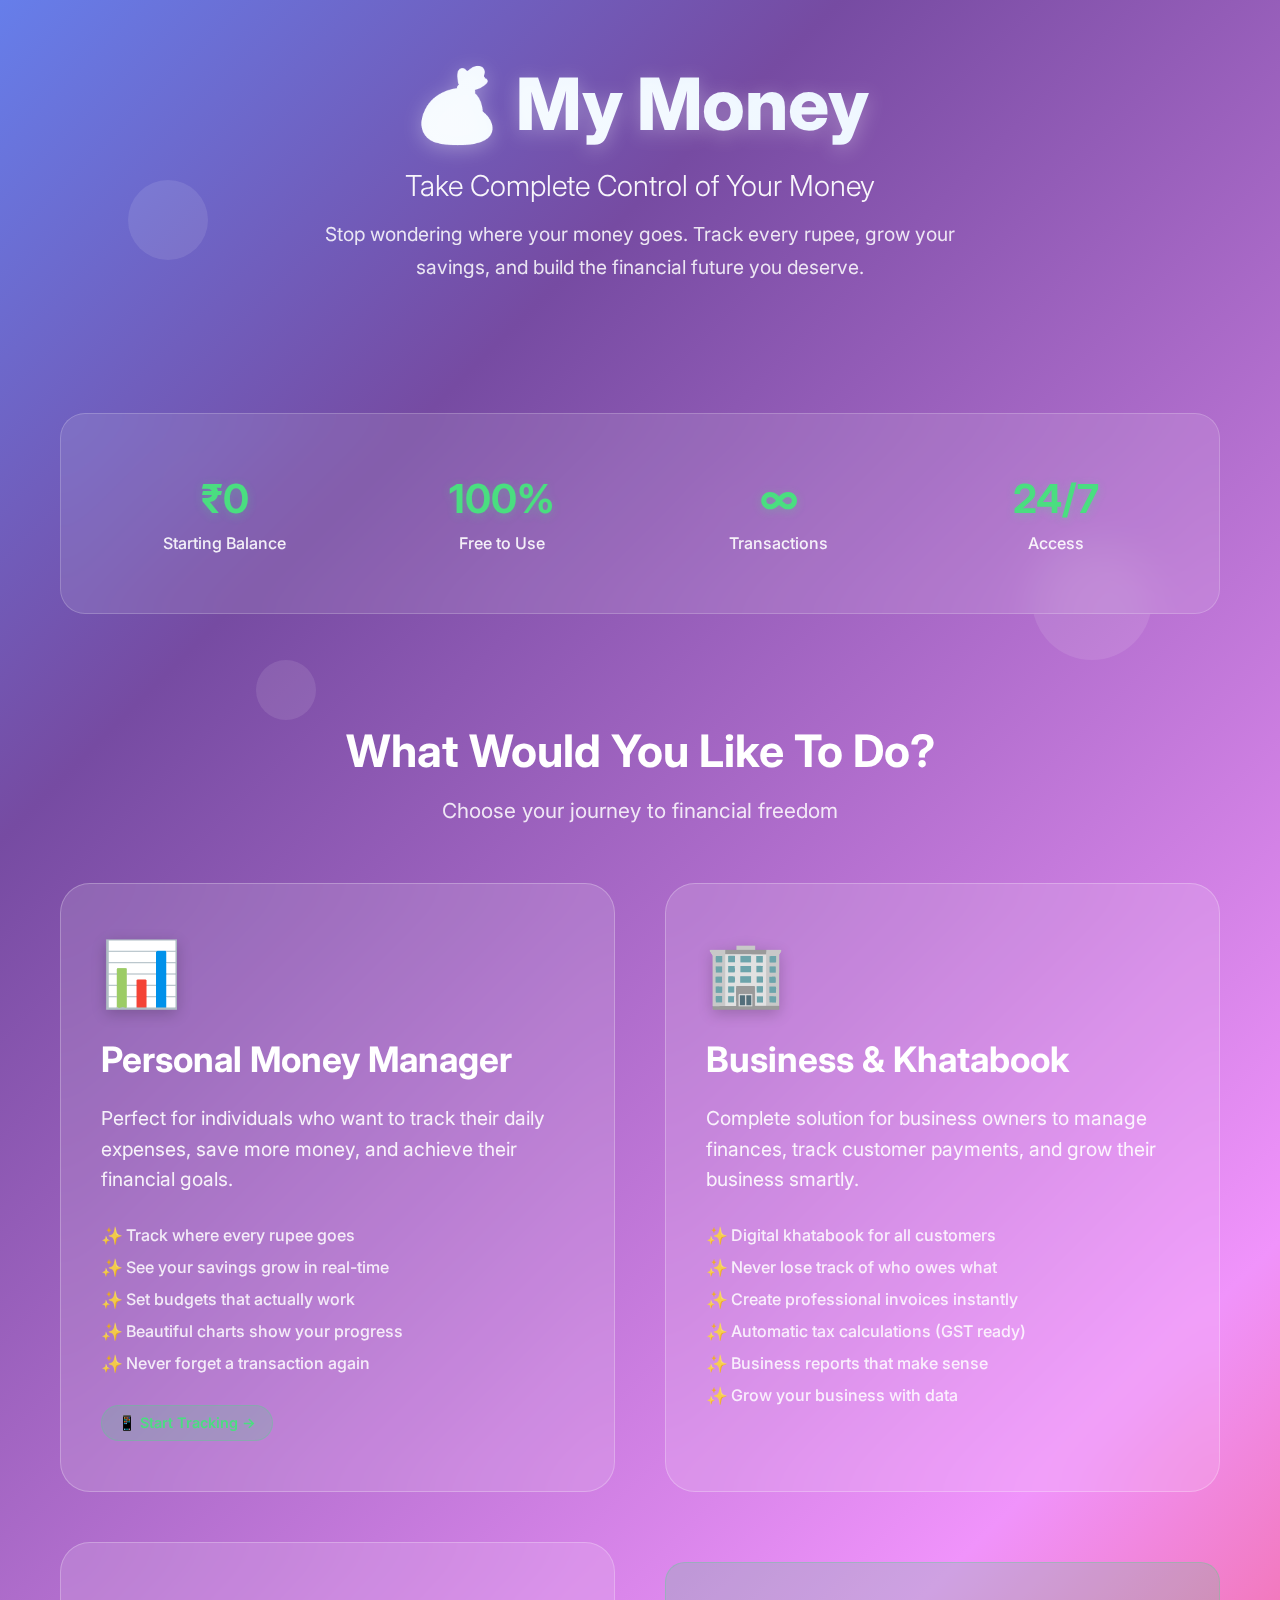
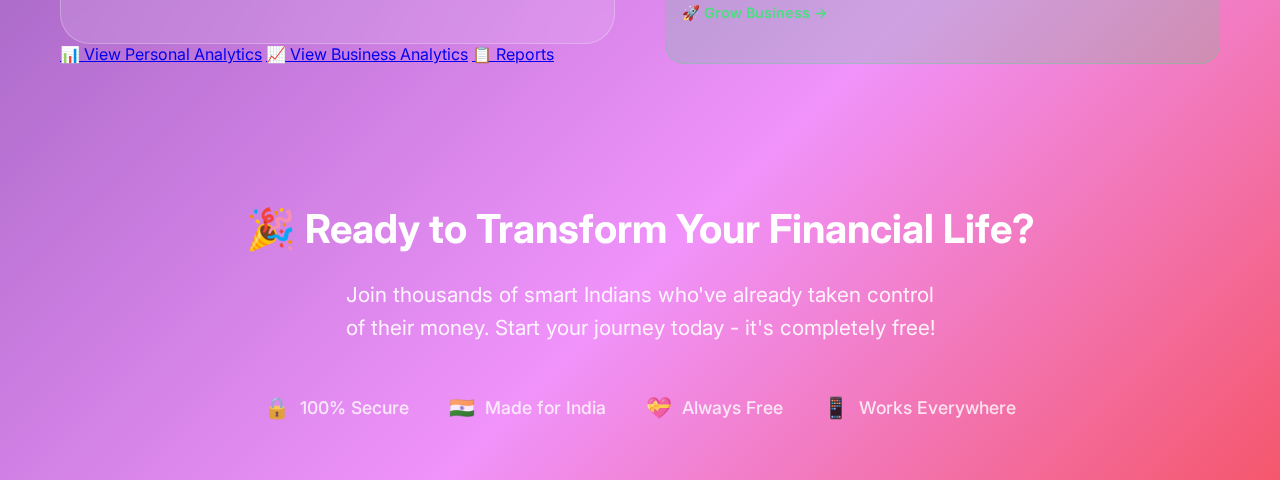
<file: templates/index.html>
<!DOCTYPE html>
<html lang="en">
<head>
    <meta charset="UTF-8">
    <meta name="viewport" content="width=device-width, initial-scale=1.0">
    <title>My Money - Take Control of Your Finances</title>
    <style>
        @import url('https://fonts.googleapis.com/css2?family=Inter:wght@300;400;500;600;700;800&display=swap');
        
        * {
            margin: 0;
            padding: 0;
            box-sizing: border-box;
        }
        
        body {
            font-family: 'Inter', -apple-system, BlinkMacSystemFont, sans-serif;
            background: linear-gradient(135deg, #667eea 0%, #764ba2 25%, #f093fb 75%, #f5576c 100%);
            color: white;
            min-height: 100vh;
            overflow-x: hidden;
        }
        
        /* Animated Background */
        body::before {
            content: '';
            position: fixed;
            top: 0;
            left: 0;
            width: 100%;
            height: 100%;
            background: url('data:image/svg+xml,<svg xmlns="http://www.w3.org/2000/svg" viewBox="0 0 100 100"><defs><radialGradient id="a"><stop offset="0" stop-color="%23fff" stop-opacity=".1"/><stop offset="1" stop-color="%23fff" stop-opacity="0"/></radialGradient></defs><circle cx="20" cy="20" r="2" fill="url(%23a)"><animate attributeName="cy" values="20;80;20" dur="3s" repeatCount="indefinite"/></circle><circle cx="80" cy="80" r="2" fill="url(%23a)"><animate attributeName="cy" values="80;20;80" dur="4s" repeatCount="indefinite"/></circle><circle cx="40" cy="60" r="1" fill="url(%23a)"><animate attributeName="cx" values="40;60;40" dur="2s" repeatCount="indefinite"/></circle></svg>') repeat;
            opacity: 0.3;
            pointer-events: none;
            z-index: -1;
        }
        
        .container {
            max-width: 1200px;
            margin: 0 auto;
            padding: 0 20px;
        }
        
        /* Header */
        .header {
            padding: 60px 0 40px 0;
            text-align: center;
            position: relative;
        }
        
        .logo {
            font-size: 4.5rem;
            font-weight: 800;
            margin-bottom: 20px;
            background: linear-gradient(45deg, #fff, #f0f8ff, #e6f3ff);
            -webkit-background-clip: text;
            -webkit-text-fill-color: transparent;
            background-clip: text;
            text-shadow: 0 4px 20px rgba(255,255,255,0.3);
            animation: glow 3s ease-in-out infinite alternate;
        }
        
        @keyframes glow {
            from { text-shadow: 0 4px 20px rgba(255,255,255,0.3); }
            to { text-shadow: 0 4px 30px rgba(255,255,255,0.6); }
        }
        
        .tagline {
            font-size: 1.8rem;
            font-weight: 300;
            margin-bottom: 15px;
            opacity: 0.95;
            animation: slideUp 0.8s ease-out 0.2s both;
        }
        
        .description {
            font-size: 1.2rem;
            opacity: 0.85;
            max-width: 700px;
            margin: 0 auto 40px auto;
            line-height: 1.7;
            animation: slideUp 0.8s ease-out 0.4s both;
        }
        
        @keyframes slideUp {
            from {
                opacity: 0;
                transform: translateY(30px);
            }
            to {
                opacity: 1;
                transform: translateY(0);
            }
        }
        
        /* Stats Banner */
        .stats-banner {
            display: grid;
            grid-template-columns: repeat(auto-fit, minmax(200px, 1fr));
            gap: 30px;
            margin: 50px 0;
            padding: 40px;
            background: rgba(255, 255, 255, 0.1);
            backdrop-filter: blur(20px);
            border-radius: 25px;
            border: 1px solid rgba(255, 255, 255, 0.2);
            animation: slideUp 0.8s ease-out 0.6s both;
        }
        
        .stat-item {
            text-align: center;
            padding: 20px;
        }
        
        .stat-number {
            font-size: 2.5rem;
            font-weight: 700;
            color: #4ade80;
            margin-bottom: 10px;
            text-shadow: 0 2px 10px rgba(74, 222, 128, 0.3);
        }
        
        .stat-label {
            font-size: 1rem;
            opacity: 0.9;
            font-weight: 500;
        }
        
        /* Main Selection */
        .selection-section {
            padding: 60px 0;
        }
        
        .selection-title {
            font-size: 2.8rem;
            text-align: center;
            margin-bottom: 20px;
            font-weight: 700;
            animation: slideUp 0.8s ease-out 0.8s both;
        }
        
        .selection-subtitle {
            font-size: 1.3rem;
            text-align: center;
            opacity: 0.85;
            margin-bottom: 60px;
            animation: slideUp 0.8s ease-out 1s both;
        }
        
        .option-cards {
            display: grid;
            grid-template-columns: 1fr 1fr;
            gap: 50px;
            margin-top: 50px;
        }
        
        @media (max-width: 768px) {
            .option-cards {
                grid-template-columns: 1fr;
                gap: 30px;
            }
            .logo { font-size: 3rem; }
            .tagline { font-size: 1.4rem; }
            .selection-title { font-size: 2.2rem; }
        }
        
        .option-card {
            background: rgba(255, 255, 255, 0.12);
            backdrop-filter: blur(25px);
            border: 1px solid rgba(255, 255, 255, 0.25);
            border-radius: 30px;
            padding: 50px 40px;
            cursor: pointer;
            transition: all 0.4s cubic-bezier(0.175, 0.885, 0.32, 1.275);
            text-decoration: none;
            color: white;
            display: block;
            position: relative;
            overflow: hidden;
            animation: slideUp 0.8s ease-out calc(1.2s + var(--delay, 0s)) both;
        }
        
        .option-card:nth-child(1) { --delay: 0s; }
        .option-card:nth-child(2) { --delay: 0.2s; }
        
        .option-card::before {
            content: '';
            position: absolute;
            top: 0;
            left: -100%;
            width: 100%;
            height: 100%;
            background: linear-gradient(90deg, transparent, rgba(255,255,255,0.1), transparent);
            transition: left 0.6s ease;
        }
        
        .option-card:hover::before {
            left: 100%;
        }
        
        .option-card:hover {
            transform: translateY(-12px) scale(1.02);
            box-shadow: 0 30px 60px rgba(0, 0, 0, 0.3);
            background: rgba(255, 255, 255, 0.18);
            border-color: rgba(255, 255, 255, 0.4);
        }
        
        .card-icon {
            font-size: 4rem;
            margin-bottom: 25px;
            display: block;
            text-shadow: 0 4px 15px rgba(0,0,0,0.2);
        }
        
        .card-title {
            font-size: 2.2rem;
            margin-bottom: 20px;
            font-weight: 700;
            line-height: 1.3;
        }
        
        .card-description {
            font-size: 1.2rem;
            opacity: 0.9;
            margin-bottom: 30px;
            line-height: 1.6;
        }
        
        .features-list {
            list-style: none;
            padding: 0;
        }
        
        .feature-item {
            font-size: 1rem;
            opacity: 0.85;
            margin-bottom: 12px;
            padding-left: 25px;
            position: relative;
            font-weight: 500;
        }
        
        .feature-item:before {
            content: "✨";
            position: absolute;
            left: 0;
            font-size: 1.1rem;
        }
        
        .cta-badge {
            display: inline-flex;
            align-items: center;
            background: rgba(74, 222, 128, 0.2);
            color: #4ade80;
            padding: 8px 16px;
            border-radius: 20px;
            font-size: 0.9rem;
            font-weight: 600;
            margin-top: 20px;
            border: 1px solid rgba(74, 222, 128, 0.3);
        }
        
        /* Bottom CTA Section */
        .bottom-cta {
            text-align: center;
            padding: 80px 0 60px 0;
            animation: slideUp 0.8s ease-out 1.8s both;
        }
        
        .bottom-cta h2 {
            font-size: 2.5rem;
            margin-bottom: 25px;
            font-weight: 700;
        }
        
        .bottom-cta p {
            font-size: 1.3rem;
            opacity: 0.9;
            margin-bottom: 40px;
            max-width: 600px;
            margin-left: auto;
            margin-right: auto;
            line-height: 1.6;
        }
        
        .trust-indicators {
            display: flex;
            justify-content: center;
            align-items: center;
            gap: 40px;
            flex-wrap: wrap;
            margin-top: 50px;
        }
        
        .trust-item {
            display: flex;
            align-items: center;
            gap: 10px;
            font-size: 1.1rem;
            opacity: 0.8;
            font-weight: 500;
        }
        
        .trust-icon {
            font-size: 1.3rem;
            color: #4ade80;
        }
        
        /* Floating Elements */
        .floating-elements {
            position: fixed;
            top: 0;
            left: 0;
            width: 100%;
            height: 100%;
            pointer-events: none;
            z-index: -1;
        }
        
        .floating-circle {
            position: absolute;
            border-radius: 50%;
            background: rgba(255, 255, 255, 0.1);
            animation: float 6s ease-in-out infinite;
        }
        
        .floating-circle:nth-child(1) {
            width: 80px;
            height: 80px;
            top: 20%;
            left: 10%;
            animation-delay: 0s;
        }
        
        .floating-circle:nth-child(2) {
            width: 120px;
            height: 120px;
            top: 60%;
            right: 10%;
            animation-delay: 2s;
        }
        
        .floating-circle:nth-child(3) {
            width: 60px;
            height: 60px;
            bottom: 20%;
            left: 20%;
            animation-delay: 4s;
        }
        
        @keyframes float {
            0%, 100% { transform: translateY(0px); }
            50% { transform: translateY(-20px); }
        }
    </style>
</head>
<body>
    <!-- Floating Background Elements -->
    <div class="floating-elements">
        <div class="floating-circle"></div>
        <div class="floating-circle"></div>
        <div class="floating-circle"></div>
    </div>

    <div class="container">
        <!-- Header Section -->
        <div class="header">
            <h1 class="logo">💰 My Money</h1>
            <p class="tagline">Take Complete Control of Your Money</p>
            <p class="description">Stop wondering where your money goes. Track every rupee, grow your savings, and build the financial future you deserve.</p>
        </div>

        <!-- Stats Banner -->
        <div class="stats-banner">
            <div class="stat-item">
                <div class="stat-number">₹0</div>
                <div class="stat-label">Starting Balance</div>
            </div>
            <div class="stat-item">
                <div class="stat-number">100%</div>
                <div class="stat-label">Free to Use</div>
            </div>
            <div class="stat-item">
                <div class="stat-number">∞</div>
                <div class="stat-label">Transactions</div>
            </div>
            <div class="stat-item">
                <div class="stat-number">24/7</div>
                <div class="stat-label">Access</div>
            </div>
        </div>

        <!-- Main Selection -->
        <div class="selection-section">
            <h2 class="selection-title">What Would You Like To Do?</h2>
            <p class="selection-subtitle">Choose your journey to financial freedom</p>
            
            <div class="option-cards">
                <a href="/personal" class="option-card">
                    <span class="card-icon">📊</span>
                    <h3 class="card-title">Personal Money Manager</h3>
                    <p class="card-description">Perfect for individuals who want to track their daily expenses, save more money, and achieve their financial goals.</p>
                    <div class="features-list">
                        <div class="feature-item">Track where every rupee goes</div>
                        <div class="feature-item">See your savings grow in real-time</div>
                        <div class="feature-item">Set budgets that actually work</div>
                        <div class="feature-item">Beautiful charts show your progress</div>
                        <div class="feature-item">Never forget a transaction again</div>
                    </div>
                    <span class="cta-badge">📱 Start Tracking →</span>
                </a>
                
                <a href="/business" class="option-card">
                    <span class="card-icon">🏢</span>
                    <h3 class="card-title">Business & Khatabook</h3>
                    <p class="card-description">Complete solution for business owners to manage finances, track customer payments, and grow their business smartly.</p>
                    <div class="features-list">
                        <div class="feature-item">Digital khatabook for all customers</div>
                        <div class="feature-item">Never lose track of who owes what</div>
                        <div class="feature-item">Create professional invoices instantly</div>
                        <div class="feature-item">Automatic tax calculations (GST ready)</div>
                        <div class="feature-item">Business reports that make sense</div>
                        <div class="feature-item">Grow your business with data</div>
                    </div>
					<div class="analytics-links">
    <a href="/personal/analytics">📊 View Personal Analytics</a>
    <a href="/business/analytics">📈 View Business Analytics</a>
	<a href="/reports" class="nav-link">📋 Reports</a>
</div>
                    <span class="cta-badge">🚀 Grow Business →</span>
                </a>
            </div>
        </div>

        <!-- Bottom CTA -->
        <div class="bottom-cta">
            <h2>🎉 Ready to Transform Your Financial Life?</h2>
            <p>Join thousands of smart Indians who've already taken control of their money. Start your journey today - it's completely free!</p>
            
            <div class="trust-indicators">
                <div class="trust-item">
                    <span class="trust-icon">🔒</span>
                    <span>100% Secure</span>
                </div>
                <div class="trust-item">
                    <span class="trust-icon">🇮🇳</span>
                    <span>Made for India</span>
                </div>
                <div class="trust-item">
                    <span class="trust-icon">💝</span>
                    <span>Always Free</span>
                </div>
                <div class="trust-item">
                    <span class="trust-icon">📱</span>
                    <span>Works Everywhere</span>
                </div>
            </div>
        </div>
    </div>
</body>
</html>
</file>
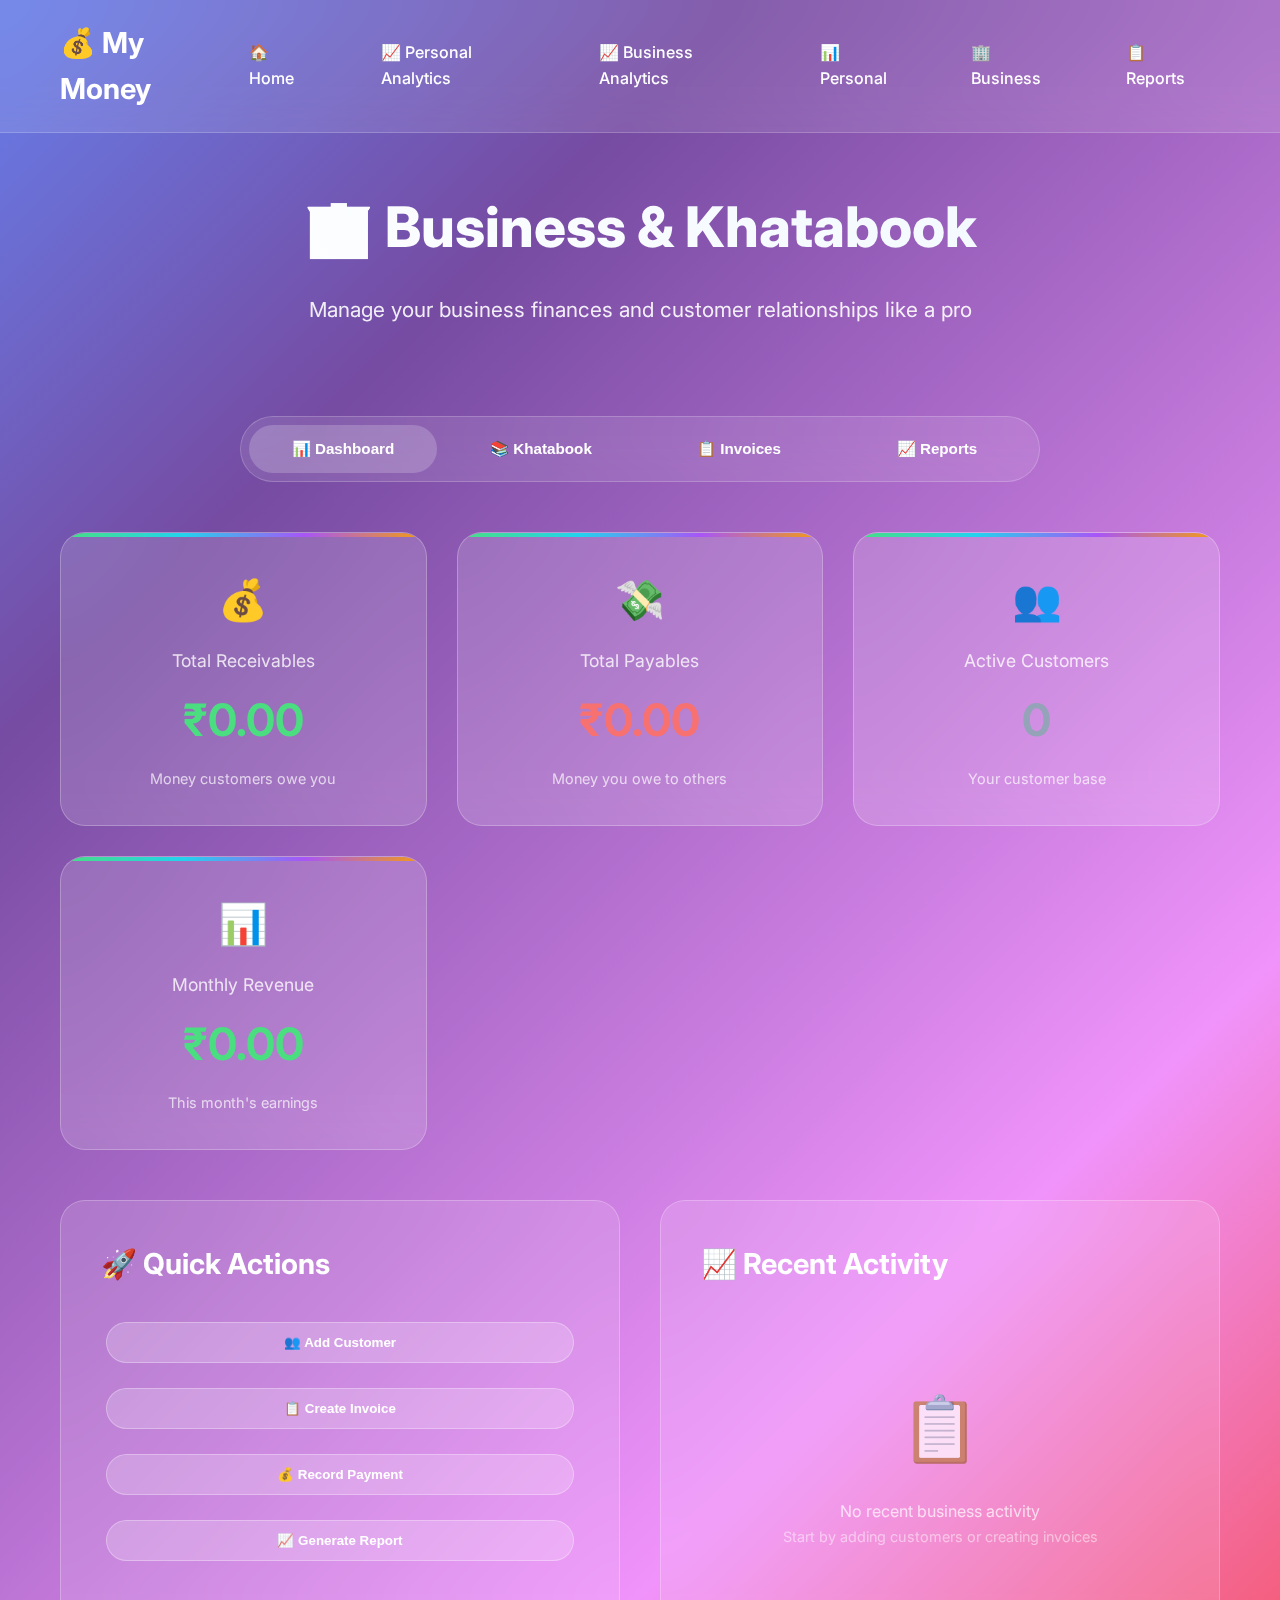
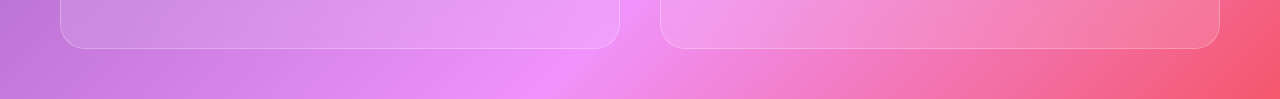
<file: templates/business.html>
<!DOCTYPE html>
<html lang="en">
<head>
    <meta charset="UTF-8">
    <meta name="viewport" content="width=device-width, initial-scale=1.0">
    <title>Business & Khatabook - My Money</title>
    <style>
        @import url('https://fonts.googleapis.com/css2?family=Inter:wght@300;400;500;600;700;800&display=swap');
        
        * {
            margin: 0;
            padding: 0;
            box-sizing: border-box;
        }
        
        body {
            font-family: 'Inter', -apple-system, BlinkMacSystemFont, sans-serif;
            background: linear-gradient(135deg, #667eea 0%, #764ba2 25%, #f093fb 75%, #f5576c 100%);
            color: white;
            min-height: 100vh;
            line-height: 1.6;
        }
        
        /* Navigation */
        .navbar {
            padding: 20px 0;
            backdrop-filter: blur(20px);
            background: rgba(255, 255, 255, 0.1);
            border-bottom: 1px solid rgba(255, 255, 255, 0.2);
            position: sticky;
            top: 0;
            z-index: 100;
        }
        
        .nav-container {
            max-width: 1200px;
            margin: 0 auto;
            padding: 0 20px;
            display: flex;
            justify-content: space-between;
            align-items: center;
        }
        
        .nav-brand {
            font-size: 1.8rem;
            font-weight: 700;
            text-decoration: none;
            color: white;
        }
        
        .nav-links {
            display: flex;
            gap: 30px;
        }
        
        .nav-link {
            color: white;
            text-decoration: none;
            font-weight: 500;
            padding: 10px 20px;
            border-radius: 25px;
            transition: all 0.3s ease;
        }
        
        .nav-link:hover {
            background: rgba(255, 255, 255, 0.2);
        }
        
        .container {
            max-width: 1200px;
            margin: 0 auto;
            padding: 0 20px;
        }
        
        /* Header */
        .page-header {
            text-align: center;
            padding: 50px 0;
        }
        
        .page-title {
            font-size: 3.5rem;
            font-weight: 800;
            margin-bottom: 20px;
            background: linear-gradient(45deg, #fff, #f0f8ff);
            -webkit-background-clip: text;
            -webkit-text-fill-color: transparent;
            background-clip: text;
        }
        
        .page-subtitle {
            font-size: 1.3rem;
            opacity: 0.9;
            margin-bottom: 40px;
        }
        
        /* Business Tabs */
        .business-tabs {
            display: flex;
            justify-content: center;
            gap: 10px;
            margin-bottom: 50px;
            background: rgba(255, 255, 255, 0.1);
            backdrop-filter: blur(20px);
            border: 1px solid rgba(255, 255, 255, 0.2);
            border-radius: 50px;
            padding: 8px;
            max-width: 800px;
            margin-left: auto;
            margin-right: auto;
            margin-bottom: 50px;
        }
        
        .tab-button {
            background: transparent;
            border: none;
            color: white;
            padding: 15px 25px;
            border-radius: 40px;
            font-weight: 600;
            cursor: pointer;
            transition: all 0.3s ease;
            flex: 1;
            font-size: 0.95rem;
        }
        
        .tab-button.active {
            background: rgba(255, 255, 255, 0.2);
            color: white;
        }
        
        .tab-button:hover:not(.active) {
            background: rgba(255, 255, 255, 0.1);
        }
        
        /* Tab Content */
        .tab-content {
            display: none;
        }
        
        .tab-content.active {
            display: block;
        }
        
        /* Dashboard */
        .kpi-section {
            display: grid;
            grid-template-columns: repeat(auto-fit, minmax(280px, 1fr));
            gap: 30px;
            margin-bottom: 50px;
        }
        
        .kpi-card {
            background: rgba(255, 255, 255, 0.15);
            backdrop-filter: blur(25px);
            border: 1px solid rgba(255, 255, 255, 0.25);
            border-radius: 25px;
            padding: 35px;
            text-align: center;
            transition: all 0.3s ease;
            position: relative;
            overflow: hidden;
        }
        
        .kpi-card::before {
            content: '';
            position: absolute;
            top: 0;
            left: 0;
            right: 0;
            height: 4px;
            background: linear-gradient(90deg, #4ade80, #22d3ee, #a855f7, #f59e0b);
        }
        
        .kpi-card:hover {
            transform: translateY(-5px);
            box-shadow: 0 20px 40px rgba(0, 0, 0, 0.2);
        }
        
        .kpi-icon {
            font-size: 2.5rem;
            margin-bottom: 15px;
        }
        
        .kpi-label {
            font-size: 1.1rem;
            opacity: 0.8;
            margin-bottom: 10px;
        }
        
        .kpi-value {
            font-size: 2.8rem;
            font-weight: 700;
            margin-bottom: 10px;
        }
        
        .kpi-change {
            font-size: 0.9rem;
            opacity: 0.7;
        }
        
        /* Cards Layout */
        .cards-grid {
            display: grid;
            grid-template-columns: 1fr 1fr;
            gap: 40px;
            margin-bottom: 50px;
        }
        
        @media (max-width: 968px) {
            .cards-grid {
                grid-template-columns: 1fr;
            }
        }
        
        .feature-card {
            background: rgba(255, 255, 255, 0.12);
            backdrop-filter: blur(25px);
            border: 1px solid rgba(255, 255, 255, 0.25);
            border-radius: 25px;
            padding: 40px;
        }
        
        .card-title {
            font-size: 1.8rem;
            font-weight: 700;
            margin-bottom: 30px;
            display: flex;
            align-items: center;
            gap: 10px;
        }
        
        /* Form Styles */
        .form-group {
            margin-bottom: 25px;
        }
        
        .form-label {
            display: block;
            margin-bottom: 8px;
            font-weight: 600;
            font-size: 1rem;
        }
        
        .form-control {
            width: 100%;
            padding: 15px 20px;
            border: 2px solid rgba(255, 255, 255, 0.2);
            border-radius: 15px;
            background: rgba(255, 255, 255, 0.1);
            color: white;
            font-size: 1rem;
            transition: all 0.3s ease;
        }
        
        .form-control:focus {
            outline: none;
            border-color: #4ade80;
            box-shadow: 0 0 0 3px rgba(74, 222, 128, 0.2);
            background: rgba(255, 255, 255, 0.15);
        }
        
        .form-control::placeholder {
            color: rgba(255, 255, 255, 0.6);
        }
        
        .btn-primary {
            background: linear-gradient(135deg, #4ade80, #22d3ee);
            border: none;
            color: white;
            padding: 18px 35px;
            border-radius: 50px;
            font-weight: 700;
            font-size: 1.1rem;
            cursor: pointer;
            transition: all 0.3s ease;
            width: 100%;
            margin-top: 20px;
        }
        
        .btn-primary:hover {
            transform: translateY(-2px);
            box-shadow: 0 10px 25px rgba(74, 222, 128, 0.3);
        }
        
        .btn-secondary {
            background: rgba(255, 255, 255, 0.2);
            border: 1px solid rgba(255, 255, 255, 0.3);
            color: white;
            padding: 12px 25px;
            border-radius: 25px;
            font-weight: 600;
            cursor: pointer;
            transition: all 0.3s ease;
            margin: 5px;
        }
        
        .btn-secondary:hover {
            background: rgba(255, 255, 255, 0.3);
            transform: translateY(-2px);
        }
        
        /* Customer List */
        .customer-list {
            max-height: 400px;
            overflow-y: auto;
        }
        
        .customer-item {
            background: rgba(255, 255, 255, 0.1);
            border: 1px solid rgba(255, 255, 255, 0.2);
            border-radius: 15px;
            padding: 20px;
            margin-bottom: 15px;
            transition: all 0.3s ease;
        }
        
        .customer-item:hover {
            background: rgba(255, 255, 255, 0.15);
            transform: translateY(-2px);
        }
        
        .customer-header {
            display: flex;
            justify-content: space-between;
            align-items: center;
            margin-bottom: 15px;
        }
        
        .customer-name {
            font-size: 1.3rem;
            font-weight: 700;
            margin-bottom: 5px;
        }
        
        .customer-details {
            font-size: 0.9rem;
            opacity: 0.7;
        }
        
        .customer-balance {
            font-size: 1.5rem;
            font-weight: 700;
        }
        
        .balance-positive { color: #4ade80; }
        .balance-negative { color: #f87171; }
        .balance-zero { color: #94a3b8; }
        
        .customer-actions {
            display: flex;
            gap: 10px;
            justify-content: center;
            flex-wrap: wrap;
        }
        
        /* Invoice List */
        .invoice-item {
            background: rgba(255, 255, 255, 0.1);
            border: 1px solid rgba(255, 255, 255, 0.2);
            border-radius: 15px;
            padding: 20px;
            margin-bottom: 15px;
            transition: all 0.3s ease;
        }
        
        .invoice-header {
            display: flex;
            justify-content: space-between;
            align-items: center;
            margin-bottom: 10px;
        }
        
        .invoice-number {
            font-size: 1.2rem;
            font-weight: 700;
        }
        
        .invoice-status {
            padding: 5px 15px;
            border-radius: 20px;
            font-size: 0.8rem;
            font-weight: 600;
            text-transform: uppercase;
        }
        
        .status-paid { background: rgba(74, 222, 128, 0.3); color: #4ade80; }
        .status-pending { background: rgba(245, 158, 11, 0.3); color: #f59e0b; }
        .status-overdue { background: rgba(248, 113, 113, 0.3); color: #f87171; }
        
        /* Empty State */
        .empty-state {
            text-align: center;
            padding: 60px 20px;
            opacity: 0.7;
        }
        
        .empty-state-icon {
            font-size: 4rem;
            margin-bottom: 20px;
        }
        
        /* Success Message */
        .success-message {
            position: fixed;
            top: 100px;
            right: 30px;
            background: linear-gradient(135deg, #4ade80, #22d3ee);
            color: white;
            padding: 15px 25px;
            border-radius: 15px;
            font-weight: 600;
            z-index: 1000;
            transform: translateX(400px);
            transition: transform 0.3s ease;
        }
        
        .success-message.show {
            transform: translateX(0);
        }
        
        /* Khatabook Specific */
        .balance-summary {
            display: grid;
            grid-template-columns: 1fr 1fr;
            gap: 20px;
            margin-bottom: 30px;
        }
        
        .balance-card {
            background: rgba(255, 255, 255, 0.1);
            border: 1px solid rgba(255, 255, 255, 0.2);
            border-radius: 15px;
            padding: 25px;
            text-align: center;
        }
        
        .balance-card.you-gave {
            border-left: 4px solid #f87171;
        }
        
        .balance-card.you-got {
            border-left: 4px solid #4ade80;
        }
        
        /* Transaction History */
        .transaction-history {
            max-height: 300px;
            overflow-y: auto;
        }
        
        .transaction-item {
            background: rgba(255, 255, 255, 0.05);
            border: 1px solid rgba(255, 255, 255, 0.1);
            border-radius: 10px;
            padding: 15px;
            margin-bottom: 10px;
            display: flex;
            justify-content: space-between;
            align-items: center;
        }
        
        .transaction-item.credit {
            border-left: 4px solid #f87171;
        }
        
        .transaction-item.payment {
            border-left: 4px solid #4ade80;
        }
        
        .transaction-amount.credit {
            color: #f87171;
            font-weight: 700;
        }
        
        .transaction-amount.payment {
            color: #4ade80;
            font-weight: 700;
        }
        
        /* Responsive */
        @media (max-width: 768px) {
            .nav-links { display: none; }
            .page-title { font-size: 2.5rem; }
            .kpi-section { grid-template-columns: 1fr; }
            .business-tabs { flex-direction: column; gap: 5px; }
            .tab-button { padding: 12px 20px; }
        }
    </style>
</head>
<body>
    <!-- Navigation -->
    <nav class="navbar">
        <div class="nav-container">
            <a href="/" class="nav-brand">💰 My Money</a>
            <div class="nav-links">
                <a href="/" class="nav-link">🏠 Home</a>
				<a href="/personal/analytics" class="nav-link">📈 Personal Analytics</a>
                <a href="/business/analytics" class="nav-link">📈 Business Analytics</a>
                <a href="/personal" class="nav-link">📊 Personal</a>
                <a href="/business" class="nav-link">🏢 Business</a>
				<a href="/reports" class="nav-link">📋 Reports</a>
            </div>
        </div>
    </nav>

    <div class="container">
        <!-- Header -->
        <div class="page-header">
            <h1 class="page-title">🏢 Business & Khatabook</h1>
            <p class="page-subtitle">Manage your business finances and customer relationships like a pro</p>
        </div>

        <!-- Business Navigation Tabs -->
        <div class="business-tabs">
            <button class="tab-button active" data-tab="dashboard">📊 Dashboard</button>
            <button class="tab-button" data-tab="khatabook">📚 Khatabook</button>
            <button class="tab-button" data-tab="invoices">📋 Invoices</button>
            <button class="tab-button" data-tab="reports">📈 Reports</button>
        </div>

        <!-- Dashboard Tab -->
        <div class="tab-content active" id="dashboard-tab">
            <div class="kpi-section">
                <div class="kpi-card">
                    <div class="kpi-icon">💰</div>
                    <div class="kpi-label">Total Receivables</div>
                    <div class="kpi-value balance-positive" id="total-receivables">₹0.00</div>
                    <div class="kpi-change">Money customers owe you</div>
                </div>
                
                <div class="kpi-card">
                    <div class="kpi-icon">💸</div>
                    <div class="kpi-label">Total Payables</div>
                    <div class="kpi-value balance-negative" id="total-payables">₹0.00</div>
                    <div class="kpi-change">Money you owe to others</div>
                </div>
                
                <div class="kpi-card">
                    <div class="kpi-icon">👥</div>
                    <div class="kpi-label">Active Customers</div>
                    <div class="kpi-value balance-zero" id="total-customers">0</div>
                    <div class="kpi-change">Your customer base</div>
                </div>
                
                <div class="kpi-card">
                    <div class="kpi-icon">📊</div>
                    <div class="kpi-label">Monthly Revenue</div>
                    <div class="kpi-value balance-positive" id="monthly-revenue">₹0.00</div>
                    <div class="kpi-change">This month's earnings</div>
                </div>
            </div>

            <div class="cards-grid">
                <div class="feature-card">
                    <h3 class="card-title">🚀 Quick Actions</h3>
                    <div style="display: flex; flex-direction: column; gap: 15px;">
                        <button class="btn-secondary" onclick="switchTab('khatabook')">👥 Add Customer</button>
                        <button class="btn-secondary" onclick="switchTab('invoices')">📋 Create Invoice</button>
                        <button class="btn-secondary" onclick="recordTransaction()">💰 Record Payment</button>
                        <button class="btn-secondary" onclick="generateReport()">📈 Generate Report</button>
                    </div>
                </div>

                <div class="feature-card">
                    <h3 class="card-title">📈 Recent Activity</h3>
                    <div id="recent-activity">
                        <div class="empty-state">
                            <div class="empty-state-icon">📋</div>
                            <p>No recent business activity</p>
                            <p style="font-size: 0.9rem; opacity: 0.7;">Start by adding customers or creating invoices</p>
                        </div>
                    </div>
                </div>
            </div>
        </div>

        <!-- Khatabook Tab -->
        <div class="tab-content" id="khatabook-tab">
            <div class="cards-grid">
                <div class="feature-card">
                    <h3 class="card-title">👥 Add New Customer</h3>
                    <form id="customer-form">
                        <div class="form-group">
                            <label class="form-label">👤 Customer Name</label>
                            <input type="text" class="form-control" id="customer-name" placeholder="Enter customer name" required>
                        </div>
                        
                        <div class="form-group">
                            <label class="form-label">📱 Phone Number</label>
                            <input type="tel" class="form-control" id="customer-phone" placeholder="+91 XXXXX XXXXX">
                        </div>
                        
                        <div class="form-group">
                            <label class="form-label">🏢 Business/Company</label>
                            <input type="text" class="form-control" id="customer-business" placeholder="Business or company name">
                        </div>
                        
                        <div class="form-group">
                            <label class="form-label">📧 Email</label>
                            <input type="email" class="form-control" id="customer-email" placeholder="customer@email.com">
                        </div>
                        
                        <button type="submit" class="btn-primary">💾 Add Customer</button>
                    </form>
                </div>

                <div class="feature-card">
                    <h3 class="card-title">📚 Customer Ledgers</h3>
                    
                    <div class="balance-summary">
                        <div class="balance-card you-gave">
                            <h4 style="color: #f87171; margin-bottom: 10px;">You Gave (Credit)</h4>
                            <div style="font-size: 2rem; font-weight: 700; color: #f87171;" id="total-credit">₹0.00</div>
                        </div>
                        <div class="balance-card you-got">
                            <h4 style="color: #4ade80; margin-bottom: 10px;">You Got (Payment)</h4>
                            <div style="font-size: 2rem; font-weight: 700; color: #4ade80;" id="total-payment">₹0.00</div>
                        </div>
                    </div>
                    
                    <div class="customer-list" id="customer-list">
                        <div class="empty-state">
                            <div class="empty-state-icon">👥</div>
                            <h3>No customers yet</h3>
                            <p>Add your first customer to start managing accounts</p>
                        </div>
                    </div>
                </div>
            </div>

            <!-- Customer Transaction Form -->
            <div class="feature-card" id="transaction-form" style="display: none; margin-top: 30px;">
                <h3 class="card-title">
                    <span id="transaction-title">💰 Customer Transaction</span>
                </h3>
                
                <form id="customer-transaction-form">
                    <div class="form-group">
                        <label class="form-label">💰 Amount (₹)</label>
                        <input type="number" class="form-control" id="transaction-amount" placeholder="0.00" min="0.01" step="0.01" required>
                    </div>
                    
                    <div class="form-group">
                        <label class="form-label">📝 Description</label>
                        <input type="text" class="form-control" id="transaction-description" placeholder="What was this transaction for?" required>
                    </div>
                    
                    <div class="form-group">
                        <label class="form-label">📅 Date</label>
                        <input type="date" class="form-control" id="transaction-date" required>
                    </div>
                    
                    <div style="display: flex; gap: 15px;">
                        <button type="submit" class="btn-primary" style="flex: 1;">💾 Save Transaction</button>
                        <button type="button" class="btn-secondary" onclick="cancelTransaction()" style="flex: 1;">❌ Cancel</button>
                    </div>
                    
                    <input type="hidden" id="transaction-customer-id">
                    <input type="hidden" id="transaction-type">
                </form>
            </div>
        </div>

        <!-- Invoices Tab -->
        <div class="tab-content" id="invoices-tab">
            <div class="cards-grid">
                <div class="feature-card">
                    <h3 class="card-title">📋 Create New Invoice</h3>
                    <form id="invoice-form">
                        <div class="form-group">
                            <label class="form-label">👤 Customer</label>
                            <select class="form-control" id="invoice-customer" required>
                                <option value="">Select customer</option>
                            </select>
                        </div>
                        
                        <div class="form-group">
                            <label class="form-label">📝 Item/Service Description</label>
                            <input type="text" class="form-control" id="invoice-description" placeholder="Description of goods or services" required>
                        </div>
                        
                        <div style="display: grid; grid-template-columns: 1fr 1fr; gap: 15px;">
                            <div class="form-group">
                                <label class="form-label">🔢 Quantity</label>
                                <input type="number" class="form-control" id="invoice-quantity" placeholder="1" min="1" value="1" required>
                            </div>
                            
                            <div class="form-group">
                                <label class="form-label">💰 Rate (₹)</label>
                                <input type="number" class="form-control" id="invoice-rate" placeholder="0.00" min="0.01" step="0.01" required>
                            </div>
                        </div>
                        
                        <div class="form-group">
                            <label class="form-label">🧾 GST Rate (%)</label>
                            <select class="form-control" id="invoice-gst">
                                <option value="0">0% - No GST</option>
                                <option value="5">5% - Essential goods</option>
                                <option value="12">12% - Processed foods</option>
                                <option value="18" selected>18% - Standard rate</option>
                                <option value="28">28% - Luxury items</option>
                            </select>
                        </div>
                        
                        <div style="background: rgba(255,255,255,0.1); padding: 20px; border-radius: 15px; margin: 20px 0;">
                            <div style="display: flex; justify-content: space-between; margin-bottom: 10px;">
                                <span>Subtotal:</span>
                                <span id="invoice-subtotal">₹0.00</span>
                            </div>
                            <div style="display: flex; justify-content: space-between; margin-bottom: 10px;">
                                <span>GST:</span>
                                <span id="invoice-gst-amount">₹0.00</span>
                            </div>
                            <div style="display: flex; justify-content: space-between; font-weight: 700; font-size: 1.2rem; border-top: 1px solid rgba(255,255,255,0.3); padding-top: 10px;">
                                <span>Total:</span>
                                <span id="invoice-total">₹0.00</span>
                            </div>
                        </div>
                        
                        <button type="submit" class="btn-primary">📧 Create & Send Invoice</button>
                    </form>
                </div>

                <div class="feature-card">
                    <h3 class="card-title">📋 Recent Invoices</h3>
                    <div id="invoice-list">
                        <div class="empty-state">
                            <div class="empty-state-icon">📋</div>
                            <h3>No invoices yet</h3>
                            <p>Create your first invoice to get started</p>
                        </div>
                    </div>
                </div>
            </div>
        </div>

        <!-- Reports Tab -->
        <div class="tab-content" id="reports-tab">
            <div class="kpi-section">
                <div class="kpi-card">
                    <div class="kpi-icon">📊</div>
                    <div class="kpi-label">Total Revenue</div>
                    <div class="kpi-value balance-positive" id="report-revenue">₹0.00</div>
                    <div class="kpi-change">All-time business income</div>
                </div>
                
                <div class="kpi-card">
                    <div class="kpi-icon">🧾</div>
                    <div class="kpi-label">GST Collected</div>
                    <div class="kpi-value balance-zero" id="report-gst">₹0.00</div>
                    <div class="kpi-change">Total tax collected</div>
                </div>
                
                <div class="kpi-card">
                    <div class="kpi-icon">📈</div>
                    <div class="kpi-label">Outstanding Amount</div>
                    <div class="kpi-value balance-negative" id="report-outstanding">₹0.00</div>
                    <div class="kpi-change">Pending customer payments</div>
                </div>
                
                <div class="kpi-card">
                    <div class="kpi-icon">⭐</div>
                    <div class="kpi-label">Business Health</div>
                    <div class="kpi-value balance-positive" id="business-health">Excellent</div>
                    <div class="kpi-change">Overall business status</div>
                </div>
            </div>

            <div class="feature-card">
                <h3 class="card-title">📥 Export Reports</h3>
                <p style="opacity: 0.8; margin-bottom: 25px;">Download your business data in various formats</p>
                
                <div style="display: grid; grid-template-columns: repeat(auto-fit, minmax(200px, 1fr)); gap: 15px;">
                    <button class="btn-secondary" onclick="exportCustomers()">👥 Customer Report</button>
                    <button class="btn-secondary" onclick="exportInvoices()">📋 Invoice Report</button>
                    <button class="btn-secondary" onclick="exportTransactions()">💰 Transaction Report</button>
                    <button class="btn-secondary" onclick="exportTaxReport()">🧾 Tax Report</button>
                </div>
            </div>
        </div>
    </div>

    <!-- Success Message -->
    <div class="success-message" id="success-message">
        Action completed successfully! 🎉
    </div>

    <script>
        // Business & Khatabook App JavaScript
        class BusinessApp {
            constructor() {
                this.customers = JSON.parse(localStorage.getItem('business-customers') || '[]');
                this.customerTransactions = JSON.parse(localStorage.getItem('customer-transactions') || '[]');
                this.invoices = JSON.parse(localStorage.getItem('business-invoices') || '[]');
                this.selectedCustomer = null;
                this.init();
            }
            
            init() {
                this.setupEventListeners();
                this.setCurrentDate();
                this.updateAllDisplays();
                this.setupInvoiceCalculations();
            }
            
            setupEventListeners() {
                // Tab switching
                document.querySelectorAll('.tab-button').forEach(button => {
                    button.addEventListener('click', (e) => {
                        const tab = e.target.dataset.tab;
                        this.switchTab(tab);
                    });
                });
                
                // Forms
                document.getElementById('customer-form').addEventListener('submit', (e) => {
                    e.preventDefault();
                    this.addCustomer();
                });
                
                document.getElementById('customer-transaction-form').addEventListener('submit', (e) => {
                    e.preventDefault();
                    this.saveCustomerTransaction();
                });
                
                document.getElementById('invoice-form').addEventListener('submit', (e) => {
                    e.preventDefault();
                    this.createInvoice();
                });
            }
            
            setCurrentDate() {
                const today = new Date().toISOString().split('T')[0];
                document.getElementById('transaction-date').value = today;
            }
            
            switchTab(tabName) {
                // Update buttons
                document.querySelectorAll('.tab-button').forEach(btn => btn.classList.remove('active'));
                document.querySelector(`[data-tab="${tabName}"]`).classList.add('active');
                
                // Update content
                document.querySelectorAll('.tab-content').forEach(content => content.classList.remove('active'));
                document.getElementById(`${tabName}-tab`).classList.add('active');
                
                if (tabName === 'invoices') {
                    this.updateCustomerDropdown();
                }
            }
            
            addCustomer() {
                const customer = {
                    id: Date.now(),
                    name: document.getElementById('customer-name').value.trim(),
                    phone: document.getElementById('customer-phone').value.trim(),
                    business: document.getElementById('customer-business').value.trim(),
                    email: document.getElementById('customer-email').value.trim(),
                    balance: 0,
                    createdAt: new Date().toISOString()
                };
                
                this.customers.push(customer);
                this.saveData();
                this.updateAllDisplays();
                this.showSuccess(`Customer ${customer.name} added successfully!`);
                
                // Reset form
                document.getElementById('customer-form').reset();
                
                // Sync with backend
                this.syncWithBackend('POST', '/api/customers', customer);
            }
            
            showCustomerTransaction(customerId, type) {
                this.selectedCustomer = customerId;
                const customer = this.customers.find(c => c.id === customerId);
                
                document.getElementById('transaction-customer-id').value = customerId;
                document.getElementById('transaction-type').value = type;
                
                const title = type === 'credit' ? 
                    `🔴 Give Credit to ${customer.name}` : 
                    `🟢 Receive Payment from ${customer.name}`;
                    
                document.getElementById('transaction-title').textContent = title;
                document.getElementById('transaction-form').style.display = 'block';
                document.getElementById('transaction-amount').focus();
                
                // Scroll to form
                document.getElementById('transaction-form').scrollIntoView({ behavior: 'smooth' });
            }
            
            saveCustomerTransaction() {
                const customerId = parseInt(document.getElementById('transaction-customer-id').value);
                const type = document.getElementById('transaction-type').value;
                const amount = parseFloat(document.getElementById('transaction-amount').value);
                const description = document.getElementById('transaction-description').value.trim();
                const date = document.getElementById('transaction-date').value;
                
                if (!amount || amount <= 0) {
                    alert('Please enter a valid amount');
                    return;
                }
                
                if (!description) {
                    alert('Please enter a description');
                    return;
                }
                
                const transaction = {
                    id: Date.now(),
                    customerId: customerId,
                    type: type,
                    amount: amount,
                    description: description,
                    date: date,
                    createdAt: new Date().toISOString()
                };
                
                this.customerTransactions.push(transaction);
                
                // Update customer balance
                const customer = this.customers.find(c => c.id === customerId);
                if (type === 'credit') {
                    customer.balance += amount; // They owe you more
                } else {
                    customer.balance -= amount; // They owe you less
                }
                
                this.saveData();
                this.updateAllDisplays();
                this.cancelTransaction();
                
                const actionText = type === 'credit' ? 'Credit given' : 'Payment received';
                this.showSuccess(`${actionText}: ${this.formatCurrency(amount)} for ${customer.name}`);
                
                // Sync with backend
                this.syncWithBackend('POST', `/api/customers/${customerId}/transactions`, transaction);
            }
            
            cancelTransaction() {
                document.getElementById('transaction-form').style.display = 'none';
                document.getElementById('customer-transaction-form').reset();
                this.setCurrentDate();
            }
            
            createInvoice() {
                const customerId = parseInt(document.getElementById('invoice-customer').value);
                const description = document.getElementById('invoice-description').value.trim();
                const quantity = parseFloat(document.getElementById('invoice-quantity').value);
                const rate = parseFloat(document.getElementById('invoice-rate').value);
                const gstRate = parseFloat(document.getElementById('invoice-gst').value);
                
                if (!customerId) {
                    alert('Please select a customer');
                    return;
                }
                
                if (!description || !rate || rate <= 0) {
                    alert('Please fill all required fields');
                    return;
                }
                
                const subtotal = quantity * rate;
                const gstAmount = (subtotal * gstRate) / 100;
                const total = subtotal + gstAmount;
                
                const invoice = {
                    id: Date.now(),
                    number: `INV-${new Date().getFullYear()}-${String(this.invoices.length + 1).padStart(3, '0')}`,
                    customerId: customerId,
                    description: description,
                    quantity: quantity,
                    rate: rate,
                    subtotal: subtotal,
                    gstRate: gstRate,
                    gstAmount: gstAmount,
                    total: total,
                    status: 'pending',
                    date: new Date().toISOString().split('T')[0],
                    createdAt: new Date().toISOString()
                };
                
                this.invoices.push(invoice);
                this.saveData();
                this.updateAllDisplays();
                
                // Reset form
                document.getElementById('invoice-form').reset();
                document.getElementById('invoice-quantity').value = 1;
                this.calculateInvoiceTotal();
                
                const customer = this.customers.find(c => c.id === customerId);
                this.showSuccess(`Invoice ${invoice.number} created for ${customer.name}!`);
            }
            
            setupInvoiceCalculations() {
                const fields = ['invoice-quantity', 'invoice-rate', 'invoice-gst'];
                fields.forEach(fieldId => {
                    document.getElementById(fieldId).addEventListener('input', () => {
                        this.calculateInvoiceTotal();
                    });
                });
            }
            
            calculateInvoiceTotal() {
                const quantity = parseFloat(document.getElementById('invoice-quantity').value) || 0;
                const rate = parseFloat(document.getElementById('invoice-rate').value) || 0;
                const gstRate = parseFloat(document.getElementById('invoice-gst').value) || 0;
                
                const subtotal = quantity * rate;
                const gstAmount = (subtotal * gstRate) / 100;
                const total = subtotal + gstAmount;
                
                document.getElementById('invoice-subtotal').textContent = this.formatCurrency(subtotal);
                document.getElementById('invoice-gst-amount').textContent = this.formatCurrency(gstAmount);
                document.getElementById('invoice-total').textContent = this.formatCurrency(total);
            }
            
            updateAllDisplays() {
                this.updateDashboard();
                this.updateCustomerList();
                this.updateKhatabookSummary();
                this.updateInvoiceList();
                this.updateReports();
            }
            
            updateDashboard() {
                let totalReceivables = 0;
                let totalPayables = 0;
                
                this.customers.forEach(customer => {
                    if (customer.balance > 0) {
                        totalReceivables += customer.balance;
                    } else if (customer.balance < 0) {
                        totalPayables += Math.abs(customer.balance);
                    }
                });
                
                const monthlyRevenue = this.invoices
                    .filter(inv => {
                        const invDate = new Date(inv.date);
                        const currentMonth = new Date().getMonth();
                        const currentYear = new Date().getFullYear();
                        return invDate.getMonth() === currentMonth && 
                               invDate.getFullYear() === currentYear && 
                               inv.status === 'paid';
                    })
                    .reduce((sum, inv) => sum + inv.total, 0);
                
                document.getElementById('total-receivables').textContent = this.formatCurrency(totalReceivables);
                document.getElementById('total-payables').textContent = this.formatCurrency(totalPayables);
                document.getElementById('total-customers').textContent = this.customers.length;
                document.getElementById('monthly-revenue').textContent = this.formatCurrency(monthlyRevenue);
            }
            
            updateCustomerList() {
                const container = document.getElementById('customer-list');
                
                if (this.customers.length === 0) {
                    container.innerHTML = `
                        <div class="empty-state">
                            <div class="empty-state-icon">👥</div>
                            <h3>No customers yet</h3>
                            <p>Add your first customer to start managing accounts</p>
                        </div>
                    `;
                    return;
                }
                
                container.innerHTML = this.customers.map(customer => {
                    const balanceClass = customer.balance > 0 ? 'balance-positive' : 
                                        customer.balance < 0 ? 'balance-negative' : 'balance-zero';
                    const balanceText = customer.balance > 0 ? 'They owe you' : 
                                       customer.balance < 0 ? 'You owe them' : 'Balanced';
                    
                    return `
                        <div class="customer-item">
                            <div class="customer-header">
                                <div>
                                    <div class="customer-name">👤 ${customer.name}</div>
                                    <div class="customer-details">
                                        ${customer.phone ? `📱 ${customer.phone}` : ''}
                                        ${customer.business ? ` | 🏢 ${customer.business}` : ''}
                                    </div>
                                </div>
                                <div class="customer-balance ${balanceClass}">
                                    ${this.formatCurrency(Math.abs(customer.balance))}
                                    <div style="font-size: 0.8rem; opacity: 0.7;">${balanceText}</div>
                                </div>
                            </div>
                            
                            <div class="customer-actions">
                                <button class="btn-secondary" onclick="businessApp.showCustomerTransaction(${customer.id}, 'credit')">
                                    🔴 Give Credit
                                </button>
                                <button class="btn-secondary" onclick="businessApp.showCustomerTransaction(${customer.id}, 'payment')">
                                    🟢 Get Payment
                                </button>
                                <button class="btn-secondary" onclick="businessApp.viewCustomerHistory(${customer.id})">
                                    📋 View History
                                </button>
                            </div>
                            
                            ${customer.id === this.selectedCustomer ? this.renderCustomerHistory(customer.id) : ''}
                        </div>
                    `;
                }).join('');
            }
            
            renderCustomerHistory(customerId) {
                const transactions = this.customerTransactions
                    .filter(t => t.customerId === customerId)
                    .sort((a, b) => new Date(b.date) - new Date(a.date));
                
                if (transactions.length === 0) {
                    return `
                        <div class="transaction-history" style="margin-top: 20px;">
                            <h4>📋 Transaction History</h4>
                            <p style="opacity: 0.7;">No transactions yet</p>
                        </div>
                    `;
                }
                
                return `
                    <div class="transaction-history" style="margin-top: 20px;">
                        <h4>📋 Transaction History</h4>
                        ${transactions.map(t => `
                            <div class="transaction-item ${t.type}">
                                <div>
                                    <div style="font-weight: 600;">${t.description}</div>
                                    <div style="font-size: 0.9rem; opacity: 0.7;">${this.formatDate(t.date)}</div>
                                </div>
                                <div class="transaction-amount ${t.type}">
                                    ${t.type === 'credit' ? '+' : '-'}${this.formatCurrency(t.amount)}
                                </div>
                            </div>
                        `).join('')}
                    </div>
                `;
            }
            
            viewCustomerHistory(customerId) {
                this.selectedCustomer = this.selectedCustomer === customerId ? null : customerId;
                this.updateCustomerList();
            }
            
            updateKhatabookSummary() {
                let totalCredit = 0;
                let totalPayment = 0;
                
                this.customerTransactions.forEach(transaction => {
                    if (transaction.type === 'credit') {
                        totalCredit += transaction.amount;
                    } else {
                        totalPayment += transaction.amount;
                    }
                });
                
                document.getElementById('total-credit').textContent = this.formatCurrency(totalCredit);
                document.getElementById('total-payment').textContent = this.formatCurrency(totalPayment);
            }
            
            updateCustomerDropdown() {
                const select = document.getElementById('invoice-customer');
                select.innerHTML = '<option value="">Select customer</option>' + 
                    this.customers.map(customer => 
                        `<option value="${customer.id}">${customer.name}</option>`
                    ).join('');
            }
            
            updateInvoiceList() {
                const container = document.getElementById('invoice-list');
                
                if (this.invoices.length === 0) {
                    container.innerHTML = `
                        <div class="empty-state">
                            <div class="empty-state-icon">📋</div>
                            <h3>No invoices yet</h3>
                            <p>Create your first invoice to get started</p>
                        </div>
                    `;
                    return;
                }
                
                const sortedInvoices = [...this.invoices].sort((a, b) => new Date(b.date) - new Date(a.date));
                
                container.innerHTML = sortedInvoices.map(invoice => {
                    const customer = this.customers.find(c => c.id === invoice.customerId);
                    return `
                        <div class="invoice-item">
                            <div class="invoice-header">
                                <div>
                                    <div class="invoice-number">📋 ${invoice.number}</div>
                                    <div style="opacity: 0.7; font-size: 0.9rem;">
                                        👤 ${customer ? customer.name : 'Unknown'} • 📅 ${this.formatDate(invoice.date)}
                                    </div>
                                </div>
                                <div>
                                    <div style="font-size: 1.2rem; font-weight: 700;">${this.formatCurrency(invoice.total)}</div>
                                    <div class="invoice-status status-${invoice.status}">${invoice.status}</div>
                                </div>
                            </div>
                            
                            <div style="margin-top: 10px; font-size: 0.9rem; opacity: 0.8;">
                                ${invoice.description} (${invoice.quantity} × ${this.formatCurrency(invoice.rate)})
                                ${invoice.gstRate > 0 ? ` + ${invoice.gstRate}% GST` : ''}
                            </div>
                        </div>
                    `;
                }).join('');
            }
            
            updateReports() {
                const totalRevenue = this.invoices.reduce((sum, inv) => sum + inv.total, 0);
                const totalGst = this.invoices.reduce((sum, inv) => sum + inv.gstAmount, 0);
                const outstanding = this.customers.reduce((sum, c) => sum + Math.max(0, c.balance), 0);
                
                document.getElementById('report-revenue').textContent = this.formatCurrency(totalRevenue);
                document.getElementById('report-gst').textContent = this.formatCurrency(totalGst);
                document.getElementById('report-outstanding').textContent = this.formatCurrency(outstanding);
                
                // Business health calculation
                let health = 'Good';
                if (outstanding > totalRevenue * 0.3) health = 'Fair';
                if (outstanding > totalRevenue * 0.5) health = 'Poor';
                if (totalRevenue === 0) health = 'New';
                
                document.getElementById('business-health').textContent = health;
            }
            
            async syncWithBackend(method, url, data = null) {
                try {
                    const options = {
                        method: method,
                        headers: { 'Content-Type': 'application/json' }
                    };
                    
                    if (data && method !== 'DELETE') {
                        options.body = JSON.stringify(data);
                    }
                    
                    const response = await fetch(url, options);
                    const result = await response.json();
                    
                    if (!result.success && result.success !== undefined) {
                        console.error('Backend sync failed:', result);
                    }
                } catch (error) {
                    console.log('Backend sync failed - working offline:', error);
                }
            }
            
            saveData() {
                localStorage.setItem('business-customers', JSON.stringify(this.customers));
                localStorage.setItem('customer-transactions', JSON.stringify(this.customerTransactions));
                localStorage.setItem('business-invoices', JSON.stringify(this.invoices));
            }
            
            formatCurrency(amount) {
                return new Intl.NumberFormat('en-IN', {
                    style: 'currency',
                    currency: 'INR',
                    minimumFractionDigits: 2
                }).format(amount);
            }
            
            formatDate(dateString) {
                return new Date(dateString).toLocaleDateString('en-IN', {
                    day: 'numeric',
                    month: 'short',
                    year: 'numeric'
                });
            }
            
            showSuccess(message) {
                const successEl = document.getElementById('success-message');
                successEl.textContent = message;
                successEl.classList.add('show');
                setTimeout(() => successEl.classList.remove('show'), 3000);
            }
        }
        
        // Export functions
        function exportCustomers() {
            const customers = JSON.parse(localStorage.getItem('business-customers') || '[]');
            const csvContent = "data:text/csv;charset=utf-8," 
                + "Name,Phone,Business,Email,Balance\n"
                + customers.map(c => 
                    `"${c.name}","${c.phone}","${c.business}","${c.email}",${c.balance}`
                ).join('\n');
            
            downloadCSV(csvContent, 'customers-report.csv');
        }
        
        function exportInvoices() {
            const invoices = JSON.parse(localStorage.getItem('business-invoices') || '[]');
            const csvContent = "data:text/csv;charset=utf-8," 
                + "Invoice Number,Date,Customer ID,Description,Amount,GST,Total,Status\n"
                + invoices.map(i => 
                    `"${i.number}","${i.date}",${i.customerId},"${i.description}",${i.subtotal},${i.gstAmount},${i.total},"${i.status}"`
                ).join('\n');
            
            downloadCSV(csvContent, 'invoices-report.csv');
        }
        
        function exportTransactions() {
            const transactions = JSON.parse(localStorage.getItem('customer-transactions') || '[]');
            const csvContent = "data:text/csv;charset=utf-8," 
                + "Date,Customer ID,Type,Amount,Description\n"
                + transactions.map(t => 
                    `"${t.date}",${t.customerId},"${t.type}",${t.amount},"${t.description}"`
                ).join('\n');
            
            downloadCSV(csvContent, 'transactions-report.csv');
        }
        
        function exportTaxReport() {
            const invoices = JSON.parse(localStorage.getItem('business-invoices') || '[]');
            const csvContent = "data:text/csv;charset=utf-8," 
                + "Invoice Number,Date,Subtotal,GST Rate,GST Amount,Total\n"
                + invoices.map(i => 
                    `"${i.number}","${i.date}",${i.subtotal},${i.gstRate}%,${i.gstAmount},${i.total}`
                ).join('\n');
            
            downloadCSV(csvContent, 'tax-report.csv');
        }
        
        function downloadCSV(csvContent, filename) {
            const encodedUri = encodeURI(csvContent);
            const link = document.createElement('a');
            link.setAttribute('href', encodedUri);
            link.setAttribute('download', filename);
            document.body.appendChild(link);
            link.click();
            document.body.removeChild(link);
        }
        
        function switchTab(tabName) {
            businessApp.switchTab(tabName);
        }
        
        function recordTransaction() {
            switchTab('khatabook');
        }
        
        function generateReport() {
            switchTab('reports');
        }
        
        // Initialize app
        const businessApp = new BusinessApp();
    </script>
</body>
</html>
</file>
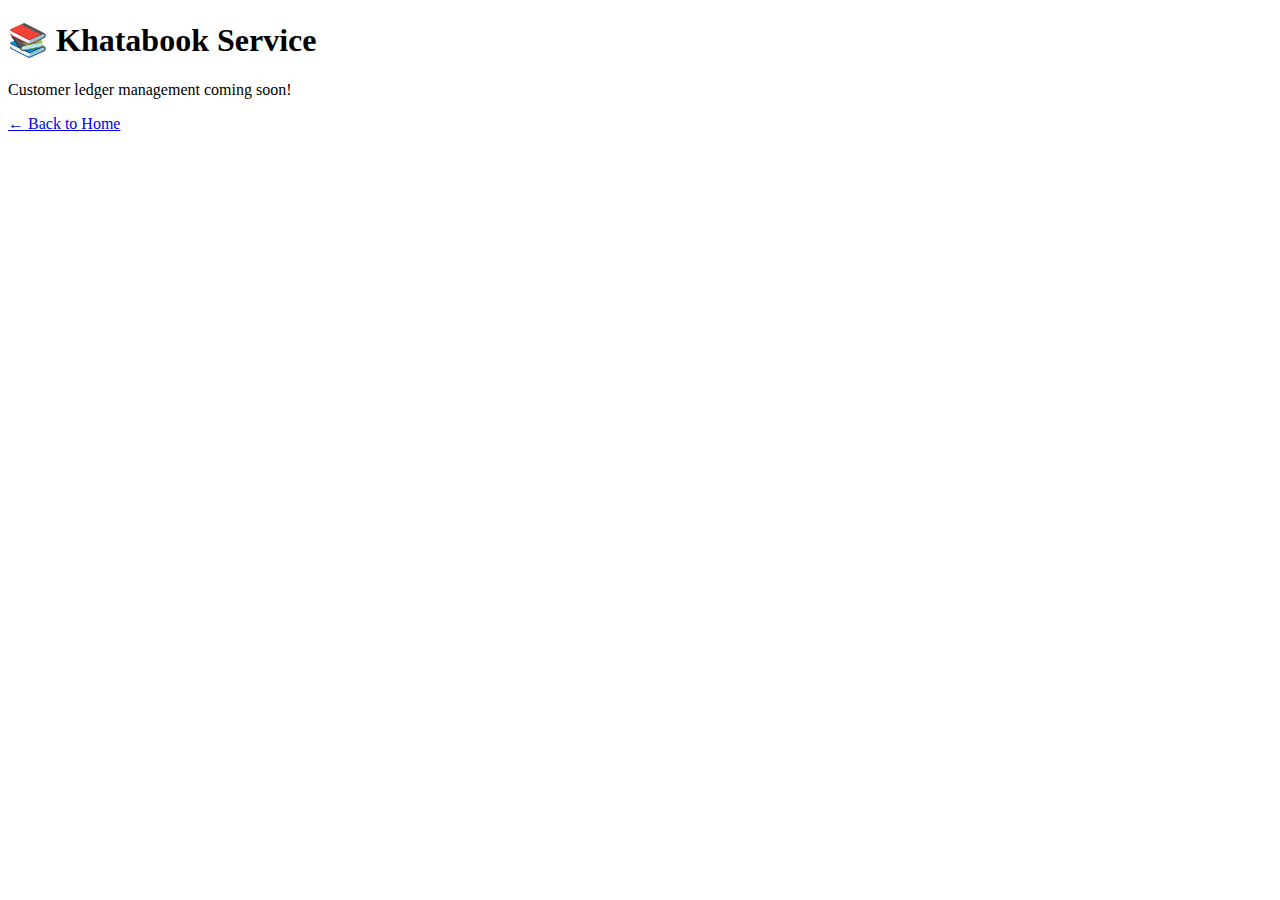
<file: templates/khatabook.html>
<!DOCTYPE html>
<html lang="en">
<head>
    <meta charset="UTF-8">
    <meta name="viewport" content="width=device-width, initial-scale=1.0">
    <title>Khatabook Service</title>
</head>
<body>
    <h1>📚 Khatabook Service</h1>
    <p>Customer ledger management coming soon!</p>
    <a href="/">← Back to Home</a>
</body>
</html>
</file>
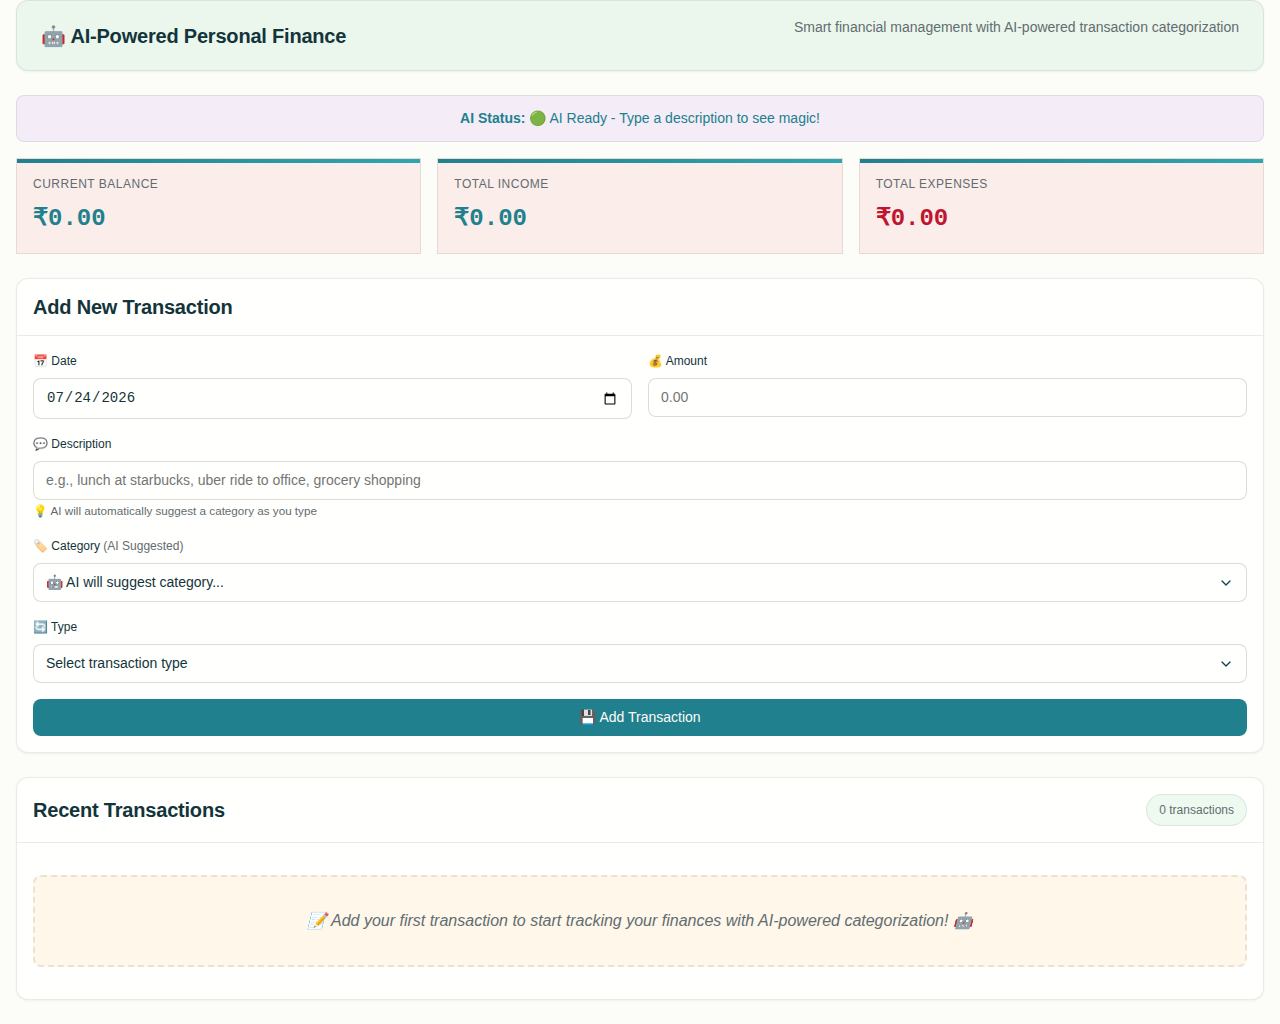
<file: templates/personal.html>
<!DOCTYPE html>
<html lang="en">
<head>
    <meta charset="UTF-8">
    <meta name="viewport" content="width=device-width, initial-scale=1.0">
    <title>Personal Finance - AI-Powered Money Management</title>
    <link rel="stylesheet" href="/static/css/style.css">
    <style>
        /* AI-specific styles that integrate with your design system */
        .ai-indicator {
            margin-top: var(--space-8);
            font-size: var(--font-size-sm);
        }

        .ai-suggestion {
            padding: var(--space-12) var(--space-16);
            border-radius: var(--radius-base);
            border-left: 4px solid var(--color-primary);
            background: var(--color-bg-1);
            color: var(--color-text);
            animation: slideDown 0.3s var(--ease-standard);
            border: 1px solid var(--color-card-border);
        }

        .ai-suggestion.high {
            border-left-color: var(--color-success);
            background: var(--color-bg-3);
            color: var(--color-success);
        }

        .ai-suggestion.medium {
            border-left-color: var(--color-warning);
            background: var(--color-bg-2);
            color: var(--color-warning);
        }

        .ai-suggestion.low {
            border-left-color: var(--color-error);
            background: var(--color-bg-4);
            color: var(--color-error);
        }

        .ai-loading {
            padding: var(--space-10) var(--space-16);
            border-radius: var(--radius-base);
            background: var(--color-bg-2);
            color: var(--color-text-secondary);
            font-size: var(--font-size-sm);
            border: 1px solid var(--color-card-border);
        }

        .confidence {
            font-weight: var(--font-weight-normal);
            opacity: 0.8;
            font-size: var(--font-size-xs);
        }

        .loading-dots::after {
            content: '';
            animation: loading-dots 1.5s infinite;
        }

        @keyframes loading-dots {
            0%, 20% { content: ''; }
            40% { content: '.'; }
            60% { content: '..'; }
            90%, 100% { content: '...'; }
        }

        @keyframes slideDown {
            from {
                opacity: 0;
                transform: translateY(-10px);
            }
            to {
                opacity: 1;
                transform: translateY(0);
            }
        }

        .ai-status-display {
            background: var(--color-bg-5);
            border: 1px solid var(--color-card-border);
            border-radius: var(--radius-base);
            padding: var(--space-12) var(--space-16);
            margin-bottom: var(--space-16);
            text-align: center;
            color: var(--color-text-secondary);
        }

        .ai-status-display.ready {
            color: var(--color-success);
        }

        .ai-status-display.thinking {
            color: var(--color-primary);
        }

        .ai-status-display.error {
            color: var(--color-error);
        }

        .notification {
            position: fixed;
            top: var(--space-20);
            right: var(--space-20);
            max-width: 400px;
            padding: var(--space-16) var(--space-20);
            border-radius: var(--radius-base);
            color: var(--color-white);
            box-shadow: var(--shadow-lg);
            z-index: 1000;
            animation: slideInRight 0.3s var(--ease-standard);
            border: 1px solid transparent;
        }

        .notification.success { 
            background: var(--color-success);
            border-color: var(--color-success);
        }
        
        .notification.error { 
            background: var(--color-error);
            border-color: var(--color-error);
        }
        
        .notification.info { 
            background: var(--color-primary);
            border-color: var(--color-primary);
        }

        .notification-close {
            float: right;
            background: none;
            border: none;
            color: inherit;
            font-size: var(--font-size-lg);
            cursor: pointer;
            padding: 0;
            margin-left: var(--space-10);
        }

        @keyframes slideInRight {
            from {
                transform: translateX(100%);
                opacity: 0;
            }
            to {
                transform: translateX(0);
                opacity: 1;
            }
        }

        .field-error {
            color: var(--color-error);
            font-size: var(--font-size-xs);
            margin-top: var(--space-4);
        }

        .form-control.is-invalid {
            border-color: var(--color-error);
            box-shadow: 0 0 0 2px rgba(var(--color-error-rgb), 0.1);
        }

        .loading-spinner {
            display: inline-block;
            width: 14px;
            height: 14px;
            border: 2px solid var(--color-surface);
            border-top: 2px solid var(--color-primary);
            border-radius: 50%;
            animation: spin 1s linear infinite;
            margin-right: var(--space-8);
        }

        @keyframes spin {
            0% { transform: rotate(0deg); }
            100% { transform: rotate(360deg); }
        }

        /* Enhancement to existing form styles */
        .form-group {
            position: relative;
        }

        /* AI suggestion positioning */
        .form-group .ai-indicator {
            position: relative;
            z-index: 10;
        }
    </style>
</head>
<body>
    <div class="container">
        <!-- Header using your existing styles -->
        <div class="app-header">
            <div class="header-content">
                <h1 class="app-title">🤖 AI-Powered Personal Finance</h1>
                <p class="text-muted">Smart financial management with AI-powered transaction categorization</p>
            </div>
        </div>

        <!-- AI Status Display -->
        <div class="ai-status-display ready" id="ai-status-display">
            <strong>AI Status:</strong> <span id="ai-status">Ready to help categorize your transactions!</span>
        </div>

        <!-- Balance Cards Section -->
        <div class="balance-section">
            <div class="balance-cards">
                <div class="balance-card">
                    <div class="card__body">
                        <div class="balance-label">Current Balance</div>
                        <div class="balance-amount" id="current-balance">₹0.00</div>
                    </div>
                </div>
                <div class="balance-card">
                    <div class="card__body">
                        <div class="balance-label">Total Income</div>
                        <div class="balance-amount income" id="total-income">₹0.00</div>
                    </div>
                </div>
                <div class="balance-card">
                    <div class="card__body">
                        <div class="balance-label">Total Expenses</div>
                        <div class="balance-amount expense" id="total-expenses">₹0.00</div>
                    </div>
                </div>
            </div>
        </div>

        <!-- Transaction Form Section -->
        <div class="transaction-form-section">
            <div class="card">
                <div class="card__header">
                    <h3 id="form-title">Add New Transaction</h3>
                </div>
                <div class="card__body">
                    <form id="transaction-form">
                        <div class="form-row">
                            <!-- Date Field -->
                            <div class="form-group">
                                <label class="form-label" for="transaction-date">📅 Date</label>
                                <input type="date" class="form-control" id="transaction-date" name="date" required>
                            </div>

                            <!-- Amount Field -->
                            <div class="form-group">
                                <label class="form-label" for="transaction-amount">💰 Amount</label>
                                <input type="number" class="form-control" id="transaction-amount" name="amount" 
                                       placeholder="0.00" step="0.01" min="0" required>
                            </div>
                        </div>

                        <!-- Description Field (AI Integration) -->
                        <div class="form-group">
                            <label class="form-label" for="transaction-description">💬 Description</label>
                            <input type="text" class="form-control" id="transaction-description" name="description" 
                                   placeholder="e.g., lunch at starbucks, uber ride to office, grocery shopping" required>
                            <small class="text-muted">💡 AI will automatically suggest a category as you type</small>
                            <!-- AI indicators will appear here -->
                        </div>

                        <!-- Category Field (AI Auto-Selection) -->
                        <div class="form-group">
                            <label class="form-label" for="transaction-category">🏷️ Category <span class="text-muted">(AI Suggested)</span></label>
                            <select class="form-control" id="transaction-category" name="category" required>
                                <option value="">🤖 AI will suggest category...</option>
                                <option value="Food & Dining">🍽️ Food & Dining</option>
                                <option value="Transportation">🚗 Transportation</option>
                                <option value="Shopping">🛒 Shopping</option>
                                <option value="Bills & Utilities">📋 Bills & Utilities</option>
                                <option value="Health & Medical">🏥 Health & Medical</option>
                                <option value="Entertainment">🎬 Entertainment</option>
                                <option value="Education">📚 Education</option>
                                <option value="Investment">💰 Investment</option>
                                <option value="Salary & Income">💼 Salary & Income</option>
                                <option value="Business">🏢 Business</option>
                                <option value="Travel">✈️ Travel</option>
                                <option value="Personal Care">💅 Personal Care</option>
                                <option value="Other">❓ Other</option>
                            </select>
                            <!-- AI indicators will appear here -->
                        </div>

                        <!-- Transaction Type -->
                        <div class="form-group">
                            <label class="form-label" for="transaction-type">🔄 Type</label>
                            <select class="form-control" id="transaction-type" name="type" required>
                                <option value="">Select transaction type</option>
                                <option value="income">💰 Income</option>
                                <option value="expense">💸 Expense</option>
                            </select>
                        </div>

                        <!-- Form Actions -->
                        <div class="form-actions">
                            <button type="submit" id="submit-btn" class="btn btn--primary btn--full-width">
                                <span class="btn-text">💾 Add Transaction</span>
                                <span class="btn-loading" style="display: none;">
                                    <span class="loading-spinner"></span>Processing...
                                </span>
                            </button>
                            <button type="button" id="cancel-edit" class="btn btn--secondary btn--full-width hidden">
                                ✖️ Cancel Edit
                            </button>
                        </div>
                    </form>
                </div>
            </div>
        </div>

        <!-- Transaction History Section -->
        <div class="history-section">
            <div class="card">
                <div class="card__header">
                    <div class="history-header">
                        <h3>Recent Transactions</h3>
                        <span class="transaction-count" id="transaction-count">0 transactions</span>
                    </div>
                </div>
                <div class="card__body">
                    <div class="transactions-list" id="transactions-list">
                        <div class="empty-state">
                            <p>📝 Add your first transaction to start tracking your finances with AI-powered categorization! 🤖</p>
                        </div>
                    </div>
                </div>
            </div>
        </div>
    </div>

    <!-- AI-Enhanced Transaction Management Script -->
    <script>
        class AITransactionManager {
            constructor() {
                console.log('🤖 Initializing AI Transaction Manager...');
                
                this.aiTimeout = null;
                this.lastDescription = '';
                this.currentSuggestion = null;
                this.editingTransactionId = null;
                this.transactions = this.loadFromStorage('transactions', []);
                
                this.apiEndpoints = {
                    aiCategorize: '/api/ai/categorize-transaction',
                    transactions: '/api/transactions',
                    aiLearn: '/api/ai/learn-correction'
                };
                
                this.init();
            }

            init() {
                this.setupEventListeners();
                this.setCurrentDate();
                this.updateBalanceCards();
                this.updateTransactionsList();
                console.log('✅ AI Transaction Manager initialized successfully');
                this.updateAIStatus('🟢 AI Ready - Type a description to see magic!', 'ready');
            }

            setupEventListeners() {
                // Description field AI integration
                const descriptionField = document.getElementById('transaction-description');
                const categoryField = document.getElementById('transaction-category');
                const form = document.getElementById('transaction-form');
                const cancelBtn = document.getElementById('cancel-edit');

                if (descriptionField) {
                    descriptionField.addEventListener('input', (e) => {
                        this.handleDescriptionInput(e.target.value);
                    });

                    descriptionField.addEventListener('blur', () => {
                        this.lastDescription = descriptionField.value;
                    });
                }

                if (categoryField) {
                    categoryField.addEventListener('change', (e) => {
                        this.handleCategoryChange(e.target.value);
                    });
                }

                if (form) {
                    form.addEventListener('submit', (e) => {
                        this.handleFormSubmit(e);
                    });
                }

                if (cancelBtn) {
                    cancelBtn.addEventListener('click', () => {
                        this.cancelEdit();
                    });
                }

                // Real-time amount validation
                const amountField = document.getElementById('transaction-amount');
                if (amountField) {
                    amountField.addEventListener('input', () => {
                        this.validateAmountField(amountField);
                    });
                }
            }

            setCurrentDate() {
                const dateField = document.getElementById('transaction-date');
                if (dateField) {
                    dateField.value = new Date().toISOString().split('T')[0];
                }
            }

            async handleDescriptionInput(description) {
                // Clear previous timeout
                if (this.aiTimeout) {
                    clearTimeout(this.aiTimeout);
                }

                // Clear AI indicators for short descriptions
                if (description.trim().length < 3) {
                    this.clearAIIndicators();
                    this.updateAIStatus('🟡 Type at least 3 characters for AI suggestions...', 'ready');
                    return;
                }

                // Show loading
                this.showAILoading();
                this.updateAIStatus('🤖 AI is analyzing your description...', 'thinking');

                // Debounce AI calls (wait 500ms after user stops typing)
                this.aiTimeout = setTimeout(async () => {
                    await this.getAICategory(description);
                }, 500);
            }

            async getAICategory(description) {
                try {
                    console.log('🤖 Getting AI category suggestion for:', description);
                    
                    const response = await fetch(this.apiEndpoints.aiCategorize, {
                        method: 'POST',
                        headers: {
                            'Content-Type': 'application/json'
                        },
                        body: JSON.stringify({
                            description: description,
                            user_id: 'demo_user'
                        })
                    });

                    if (!response.ok) {
                        throw new Error(`AI API error: ${response.status}`);
                    }

                    const data = await response.json();
                    
                    if (data.success && data.suggestion) {
                        this.displayAISuggestion(data.suggestion);
                        this.autoSelectCategory(data.suggestion);
                        console.log('✅ AI suggestion received:', data.suggestion);
                    } else {
                        throw new Error('No AI suggestion received');
                    }
                    
                } catch (error) {
                    console.error('❌ AI categorization error:', error);
                    this.clearAIIndicators();
                    this.updateAIStatus('❌ AI temporarily unavailable - please select category manually', 'error');
                    this.showNotification('AI categorization temporarily unavailable', 'error');
                } finally {
                    this.hideAILoading();
                }
            }

            autoSelectCategory(suggestion) {
                const categoryField = document.getElementById('transaction-category');
                if (!categoryField) return;

                // Auto-select the suggested category if confidence is reasonable
                if (suggestion.suggested_category && suggestion.confidence > 0.2) {
                    categoryField.value = suggestion.suggested_category;
                    
                    // Trigger change event
                    categoryField.dispatchEvent(new Event('change'));
                    
                    const confidence = Math.round(suggestion.confidence * 100);
                    this.updateAIStatus(`✅ AI selected "${suggestion.suggested_category}" (${confidence}% confident)`, 'ready');
                }
            }

            displayAISuggestion(suggestion) {
                this.currentSuggestion = suggestion;
                this.showAIConfidence(suggestion);
            }

            showAIConfidence(suggestion) {
                const categoryField = document.getElementById('transaction-category');
                if (!categoryField) return;

                // Remove existing indicator
                const existingIndicator = document.getElementById('ai-confidence-indicator');
                if (existingIndicator) {
                    existingIndicator.remove();
                }

                // Create new indicator
                const indicator = document.createElement('div');
                indicator.id = 'ai-confidence-indicator';
                indicator.className = 'ai-indicator';
                
                const confidence = Math.round(suggestion.confidence * 100);
                const confidenceClass = confidence > 70 ? 'high' : confidence > 40 ? 'medium' : 'low';
                
                indicator.innerHTML = `
                    <div class="ai-suggestion ${confidenceClass}">
                        🤖 <strong>AI Suggestion:</strong> ${suggestion.suggested_category} 
                        <span class="confidence">(${confidence}% confident)</span>
                        ${suggestion.alternatives ? ` | Alternatives: ${suggestion.alternatives.slice(0, 2).join(', ')}` : ''}
                    </div>
                `;

                categoryField.parentNode.appendChild(indicator);
            }

            showAILoading() {
                const categoryField = document.getElementById('transaction-category');
                if (!categoryField) return;

                // Remove existing indicators
                this.clearAIIndicators();

                // Create loading indicator
                const indicator = document.createElement('div');
                indicator.id = 'ai-loading-indicator';
                indicator.className = 'ai-indicator';
                indicator.innerHTML = `
                    <div class="ai-loading">
                        🤖 <span class="loading-dots">AI is thinking</span>
                    </div>
                `;

                categoryField.parentNode.appendChild(indicator);
            }

            hideAILoading() {
                const loadingIndicator = document.getElementById('ai-loading-indicator');
                if (loadingIndicator) {
                    loadingIndicator.remove();
                }
            }

            clearAIIndicators() {
                ['ai-loading-indicator', 'ai-confidence-indicator'].forEach(id => {
                    const element = document.getElementById(id);
                    if (element) element.remove();
                });
            }

            async handleCategoryChange(selectedCategory) {
                // If user manually changed category different from AI suggestion, teach AI
                if (this.currentSuggestion && 
                    selectedCategory !== this.currentSuggestion.suggested_category && 
                    this.lastDescription.trim().length > 0 && 
                    selectedCategory !== '') {
                    
                    await this.teachAI(this.lastDescription, selectedCategory);
                }
            }

            async teachAI(description, correctCategory) {
                try {
                    console.log('📚 Teaching AI: description =', description, ', correct category =', correctCategory);
                    
                    const response = await fetch(this.apiEndpoints.aiLearn, {
                        method: 'POST',
                        headers: {
                            'Content-Type': 'application/json'
                        },
                        body: JSON.stringify({
                            description: description,
                            correct_category: correctCategory,
                            user_id: 'demo_user'
                        })
                    });

                    if (response.ok) {
                        const data = await response.json();
                        if (data.success) {
                            console.log('✅ AI learned from correction');
                            this.showNotification('🤖 AI learned from your correction and will improve!', 'success');
                            this.updateAIStatus('🧠 AI learned from your correction - getting smarter!', 'ready');
                        }
                    }
                    
                } catch (error) {
                    console.error('❌ Error teaching AI:', error);
                }
            }

            async handleFormSubmit(e) {
                e.preventDefault();
                
                const submitBtn = document.getElementById('submit-btn');
                const formData = this.getFormData();
                
                if (!this.validateForm(formData)) {
                    return;
                }

                try {
                    // Show loading
                    this.showLoading(submitBtn);

                    const response = await fetch(this.apiEndpoints.transactions, {
                        method: 'POST',
                        headers: {
                            'Content-Type': 'application/json'
                        },
                        body: JSON.stringify(formData)
                    });

                    if (response.ok) {
                        const data = await response.json();
                        if (data.success) {
                            // Update local storage
                            this.transactions.push(data.transaction);
                            this.saveToStorage('transactions', this.transactions);
                            
                            this.showNotification('Transaction added successfully! 🎉', 'success');
                            this.resetForm();
                            this.updateBalanceCards();
                            this.updateTransactionsList();
                            this.updateAIStatus('✅ Transaction saved! Add another to see AI in action.', 'ready');
                        } else {
                            throw new Error(data.message || 'Failed to save transaction');
                        }
                    } else {
                        throw new Error(`Server error: ${response.status}`);
                    }

                } catch (error) {
                    console.error('❌ Error saving transaction:', error);
                    this.showNotification('Failed to save transaction. Please try again.', 'error');
                } finally {
                    this.hideLoading(submitBtn);
                }
            }

            getFormData() {
                return {
                    date: document.getElementById('transaction-date')?.value || '',
                    amount: parseFloat(document.getElementById('transaction-amount')?.value || '0'),
                    description: document.getElementById('transaction-description')?.value?.trim() || '',
                    category: document.getElementById('transaction-category')?.value || '',
                    type: document.getElementById('transaction-type')?.value || ''
                };
            }

            validateForm(data) {
                this.clearFormErrors();
                
                const validations = [
                    { field: 'transaction-date', condition: !data.date, message: 'Date is required' },
                    { field: 'transaction-amount', condition: !data.amount || data.amount <= 0, message: 'Amount must be greater than ₹0.00' },
                    { field: 'transaction-description', condition: !data.description, message: 'Description is required' },
                    { field: 'transaction-category', condition: !data.category, message: 'Category is required' },
                    { field: 'transaction-type', condition: !data.type, message: 'Transaction type is required' }
                ];

                let isValid = true;
                validations.forEach(validation => {
                    if (validation.condition) {
                        this.showFieldError(validation.field, validation.message);
                        isValid = false;
                    }
                });

                return isValid;
            }

            showFieldError(fieldId, message) {
                const field = document.getElementById(fieldId);
                if (field) {
                    // Remove existing error
                    const existingError = field.parentNode.querySelector('.field-error');
                    if (existingError) existingError.remove();

                    // Add new error
                    const error = document.createElement('div');
                    error.className = 'field-error';
                    error.textContent = message;
                    field.parentNode.appendChild(error);
                    
                    field.classList.add('is-invalid');
                }
            }

            clearFormErrors() {
                document.querySelectorAll('.field-error').forEach(error => error.remove());
                document.querySelectorAll('.is-invalid').forEach(field => field.classList.remove('is-invalid'));
            }

            resetForm() {
                const form = document.getElementById('transaction-form');
                if (form) {
                    form.reset();
                    this.setCurrentDate();
                    this.clearAIIndicators();
                    this.clearFormErrors();
                    this.editingTransactionId = null;
                    
                    // Reset form title and buttons
                    const title = document.getElementById('form-title');
                    const submitBtn = document.getElementById('submit-btn');
                    const cancelBtn = document.getElementById('cancel-edit');
                    
                    if (title) title.textContent = 'Add New Transaction';
                    if (submitBtn) submitBtn.querySelector('.btn-text').textContent = '💾 Add Transaction';
                    if (cancelBtn) cancelBtn.classList.add('hidden');
                }
            }

            cancelEdit() {
                this.resetForm();
                this.updateAIStatus('🟢 AI Ready - Type a description to see magic!', 'ready');
            }

            editTransaction(id) {
                const transaction = this.transactions.find(t => t.id === id);
                if (!transaction) return;

                // Fill form fields
                document.getElementById('transaction-date').value = transaction.date;
                document.getElementById('transaction-amount').value = transaction.amount;
                document.getElementById('transaction-description').value = transaction.description;
                document.getElementById('transaction-category').value = transaction.category;
                document.getElementById('transaction-type').value = transaction.type;

                // Update form UI
                const title = document.getElementById('form-title');
                const submitBtn = document.getElementById('submit-btn');
                const cancelBtn = document.getElementById('cancel-edit');
                
                if (title) title.textContent = 'Edit Transaction';
                if (submitBtn) submitBtn.querySelector('.btn-text').textContent = '💾 Update Transaction';
                if (cancelBtn) cancelBtn.classList.remove('hidden');

                this.editingTransactionId = id;
                this.updateAIStatus('✏️ Editing transaction - AI suggestions available', 'ready');

                // Scroll to form
                document.querySelector('.transaction-form-section').scrollIntoView({ behavior: 'smooth' });
            }

            deleteTransaction(id) {
                this.transactions = this.transactions.filter(t => t.id !== id);
                this.saveToStorage('transactions', this.transactions);
                this.updateBalanceCards();
                this.updateTransactionsList();
                this.showNotification('Transaction deleted successfully!', 'success');
            }

            updateBalanceCards() {
                const totalIncome = this.transactions
                    .filter(t => t.type === 'income')
                    .reduce((sum, t) => sum + parseFloat(t.amount), 0);
                    
                const totalExpenses = this.transactions
                    .filter(t => t.type === 'expense')
                    .reduce((sum, t) => sum + parseFloat(t.amount), 0);
                    
                const currentBalance = totalIncome - totalExpenses;
                
                this.updateElementText('current-balance', this.formatCurrency(currentBalance));
                this.updateElementText('total-income', this.formatCurrency(totalIncome));
                this.updateElementText('total-expenses', this.formatCurrency(totalExpenses));
                
                // Update balance color
                const balanceEl = document.getElementById('current-balance');
                if (balanceEl) {
                    balanceEl.classList.remove('positive', 'negative');
                    balanceEl.classList.add(currentBalance >= 0 ? 'positive' : 'negative');
                }
            }

            updateTransactionsList() {
                const listContainer = document.getElementById('transactions-list');
                const countEl = document.getElementById('transaction-count');
                
                if (!listContainer) return;

                if (countEl) {
                    countEl.textContent = `${this.transactions.length} transaction${this.transactions.length !== 1 ? 's' : ''}`;
                }

                if (this.transactions.length === 0) {
                    listContainer.innerHTML = `
                        <div class="empty-state">
                            <p>📝 Add your first transaction to start tracking your finances with AI-powered categorization! 🤖</p>
                        </div>
                    `;
                    return;
                }

                const sortedTransactions = [...this.transactions].sort((a, b) => new Date(b.date) - new Date(a.date));
                
                listContainer.innerHTML = sortedTransactions.map(t => `
                    <div class="transaction-item">
                        <div class="transaction-info">
                            <div class="transaction-description">${t.description}</div>
                            <div class="transaction-meta">
                                <span>📅 ${new Date(t.date).toLocaleDateString()}</span>
                                <span>🏷️ ${t.category}</span>
                                <span>🔄 ${t.type === 'income' ? '💰 Income' : '💸 Expense'}</span>
                            </div>
                        </div>
                        <div class="transaction-amount ${t.type}">${this.formatCurrency(t.amount)}</div>
                        <div class="transaction-actions">
                            <button class="action-btn edit-btn" onclick="window.aiTransactionManager.editTransaction(${t.id})" title="Edit">✏️</button>
                            <button class="action-btn delete-btn" onclick="window.aiTransactionManager.deleteTransaction(${t.id})" title="Delete">🗑️</button>
                        </div>
                    </div>
                `).join('');
            }

            validateAmountField(field) {
                const value = parseFloat(field.value);
                if (isNaN(value) || value <= 0) {
                    field.classList.add('is-invalid');
                } else {
                    field.classList.remove('is-invalid');
                }
            }

            showLoading(button) {
                if (button) {
                    button.disabled = true;
                    button.classList.add('loading');
                    button.querySelector('.btn-text').style.opacity = '0';
                    button.querySelector('.btn-loading').style.display = 'inline-flex';
                }
            }

            hideLoading(button) {
                if (button) {
                    button.disabled = false;
                    button.classList.remove('loading');
                    button.querySelector('.btn-text').style.opacity = '1';
                    button.querySelector('.btn-loading').style.display = 'none';
                }
            }

            updateAIStatus(message, status = 'ready') {
                const statusElement = document.getElementById('ai-status');
                const displayElement = document.getElementById('ai-status-display');
                
                if (statusElement) {
                    statusElement.textContent = message;
                }
                
                if (displayElement) {
                    displayElement.className = `ai-status-display ${status}`;
                }
            }

            showNotification(message, type = 'info') {
                // Remove existing notifications
                document.querySelectorAll('.notification').forEach(n => n.remove());

                const notification = document.createElement('div');
                notification.className = `notification ${type}`;
                notification.innerHTML = `
                    ${message}
                    <button class="notification-close" onclick="this.parentElement.remove()">×</button>
                `;
                
                document.body.appendChild(notification);
                
                // Auto-remove after 5 seconds
                setTimeout(() => {
                    if (notification.parentElement) {
                        notification.remove();
                    }
                }, 5000);
            }

            updateElementText(id, text) {
                const element = document.getElementById(id);
                if (element) {
                    element.textContent = text;
                }
            }

            formatCurrency(amount) {
                return `₹${amount.toFixed(2).replace(/\B(?=(\d{3})+(?!\d))/g, ',')}`;
            }

            // Storage methods
            saveToStorage(key, data) {
                try {
                    localStorage.setItem(key, JSON.stringify(data));
                } catch (error) {
                    console.error('Error saving to storage:', error);
                }
            }

            loadFromStorage(key, defaultValue = []) {
                try {
                    const data = localStorage.getItem(key);
                    return data ? JSON.parse(data) : defaultValue;
                } catch (error) {
                    console.error('Error loading from storage:', error);
                    return defaultValue;
                }
            }
        }

        // Initialize AI Transaction Manager when DOM is ready
        document.addEventListener('DOMContentLoaded', function() {
            console.log('🚀 Starting AI-Enhanced Personal Finance Application...');
            window.aiTransactionManager = new AITransactionManager();
        });
    </script>
</body>
</html>
</file>
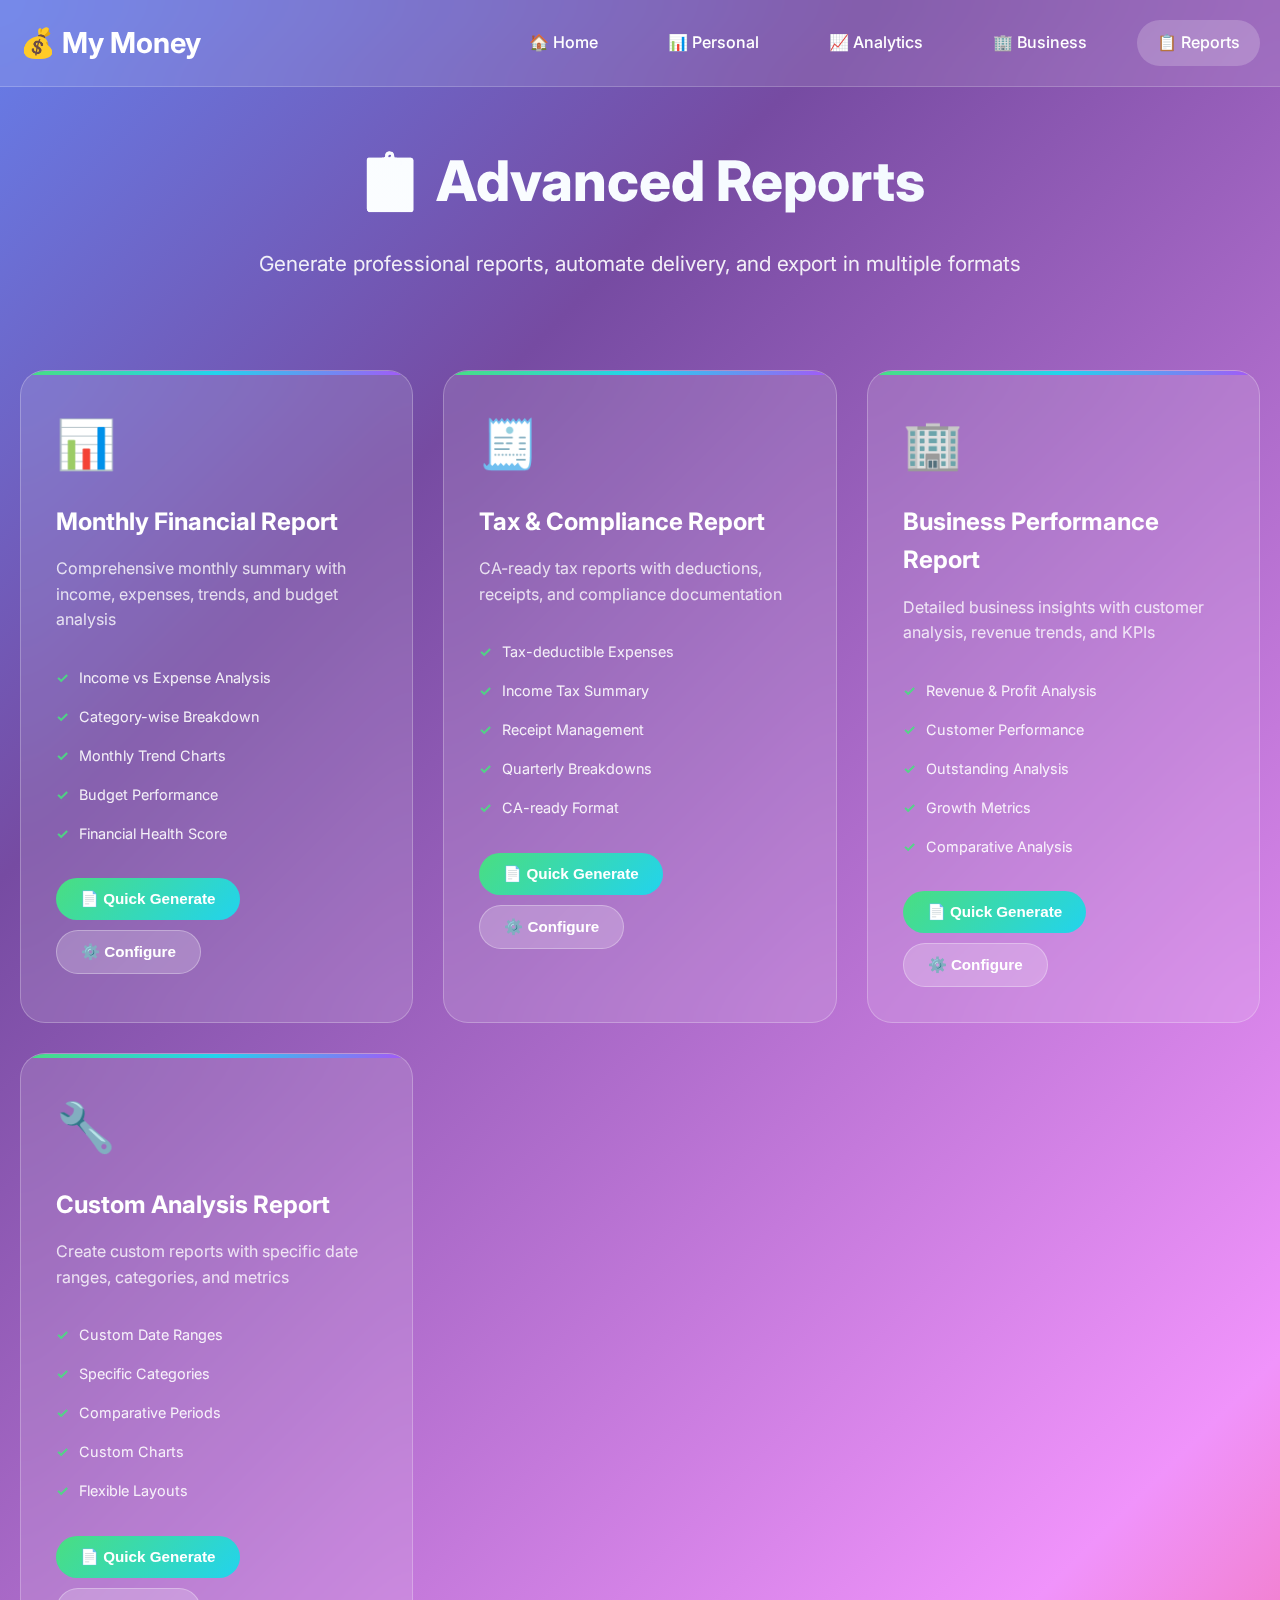
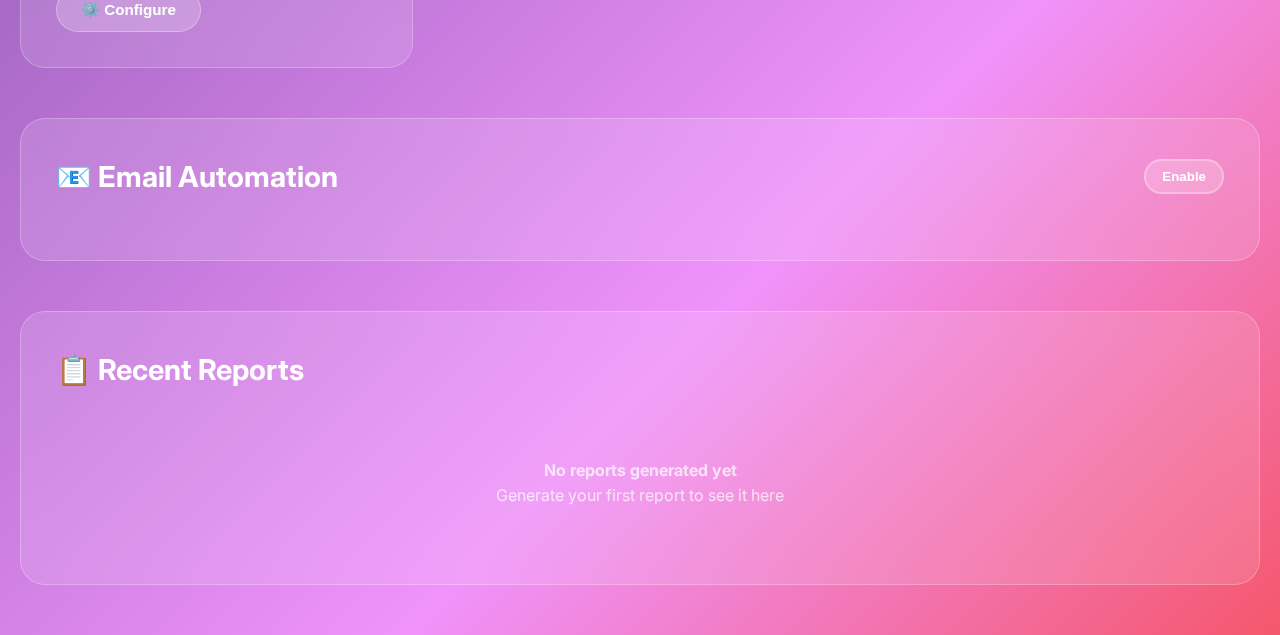
<file: templates/reports.html>
<!DOCTYPE html>
<html lang="en">
<head>
    <meta charset="UTF-8">
    <meta name="viewport" content="width=device-width, initial-scale=1.0">
    <title>Advanced Reports - My Money</title>
    <style>
        @import url('https://fonts.googleapis.com/css2?family=Inter:wght@300;400;500;600;700;800&display=swap');
        
        * {
            margin: 0;
            padding: 0;
            box-sizing: border-box;
        }
        
        body {
            font-family: 'Inter', -apple-system, BlinkMacSystemFont, sans-serif;
            background: linear-gradient(135deg, #667eea 0%, #764ba2 25%, #f093fb 75%, #f5576c 100%);
            color: white;
            min-height: 100vh;
            line-height: 1.6;
        }
        
        /* Navigation */
        .navbar {
            padding: 20px 0;
            backdrop-filter: blur(20px);
            background: rgba(255, 255, 255, 0.1);
            border-bottom: 1px solid rgba(255, 255, 255, 0.2);
            position: sticky;
            top: 0;
            z-index: 100;
        }
        
        .nav-container {
            max-width: 1400px;
            margin: 0 auto;
            padding: 0 20px;
            display: flex;
            justify-content: space-between;
            align-items: center;
        }
        
        .nav-brand {
            font-size: 1.8rem;
            font-weight: 700;
            text-decoration: none;
            color: white;
        }
        
        .nav-links {
            display: flex;
            gap: 30px;
        }
        
        .nav-link {
            color: white;
            text-decoration: none;
            font-weight: 500;
            padding: 10px 20px;
            border-radius: 25px;
            transition: all 0.3s ease;
        }
        
        .nav-link:hover {
            background: rgba(255, 255, 255, 0.2);
        }
        
        .nav-link.active {
            background: rgba(255, 255, 255, 0.2);
        }
        
        .container {
            max-width: 1400px;
            margin: 0 auto;
            padding: 0 20px;
        }
        
        /* Header */
        .page-header {
            text-align: center;
            padding: 50px 0;
        }
        
        .page-title {
            font-size: 3.5rem;
            font-weight: 800;
            margin-bottom: 20px;
            background: linear-gradient(45deg, #fff, #f0f8ff);
            -webkit-background-clip: text;
            -webkit-text-fill-color: transparent;
            background-clip: text;
        }
        
        .page-subtitle {
            font-size: 1.3rem;
            opacity: 0.9;
            margin-bottom: 40px;
        }
        
        /* Report Types Grid */
        .reports-grid {
            display: grid;
            grid-template-columns: repeat(auto-fit, minmax(350px, 1fr));
            gap: 30px;
            margin-bottom: 50px;
        }
        
        .report-card {
            background: rgba(255, 255, 255, 0.12);
            backdrop-filter: blur(25px);
            border: 1px solid rgba(255, 255, 255, 0.25);
            border-radius: 25px;
            padding: 35px;
            transition: all 0.3s ease;
            cursor: pointer;
            position: relative;
            overflow: hidden;
        }
        
        .report-card::before {
            content: '';
            position: absolute;
            top: 0;
            left: 0;
            right: 0;
            height: 4px;
            background: linear-gradient(90deg, #4ade80, #22d3ee, #a855f7);
        }
        
        .report-card:hover {
            transform: translateY(-5px);
            box-shadow: 0 25px 50px rgba(0, 0, 0, 0.2);
        }
        
        .report-icon {
            font-size: 3rem;
            margin-bottom: 20px;
        }
        
        .report-title {
            font-size: 1.5rem;
            font-weight: 700;
            margin-bottom: 15px;
        }
        
        .report-description {
            font-size: 1rem;
            opacity: 0.8;
            margin-bottom: 25px;
            line-height: 1.6;
        }
        
        .report-features {
            list-style: none;
            margin-bottom: 25px;
        }
        
        .report-features li {
            padding: 8px 0;
            font-size: 0.9rem;
            opacity: 0.9;
            display: flex;
            align-items: center;
            gap: 10px;
        }
        
        .report-features li::before {
            content: '✓';
            color: #4ade80;
            font-weight: bold;
        }
        
        .report-actions {
            display: flex;
            gap: 10px;
            flex-wrap: wrap;
        }
        
        .btn-primary {
            background: linear-gradient(135deg, #4ade80, #22d3ee);
            border: none;
            color: white;
            padding: 12px 24px;
            border-radius: 25px;
            font-weight: 600;
            cursor: pointer;
            transition: all 0.3s ease;
            text-decoration: none;
            display: inline-flex;
            align-items: center;
            gap: 8px;
            font-size: 0.95rem;
        }
        
        .btn-primary:hover {
            transform: translateY(-2px);
            box-shadow: 0 10px 25px rgba(74, 222, 128, 0.3);
        }
        
        .btn-secondary {
            background: rgba(255, 255, 255, 0.2);
            border: 1px solid rgba(255, 255, 255, 0.3);
            color: white;
            padding: 12px 24px;
            border-radius: 25px;
            font-weight: 600;
            cursor: pointer;
            transition: all 0.3s ease;
            text-decoration: none;
            display: inline-flex;
            align-items: center;
            gap: 8px;
            font-size: 0.95rem;
        }
        
        .btn-secondary:hover {
            background: rgba(255, 255, 255, 0.3);
            transform: translateY(-2px);
        }
        
        /* Report Configuration Panel */
        .report-config {
            background: rgba(255, 255, 255, 0.12);
            backdrop-filter: blur(25px);
            border: 1px solid rgba(255, 255, 255, 0.25);
            border-radius: 25px;
            padding: 40px;
            margin-bottom: 50px;
            display: none;
        }
        
        .report-config.show {
            display: block;
            animation: slideUp 0.5s ease-out;
        }
        
        .config-header {
            display: flex;
            justify-content: space-between;
            align-items: center;
            margin-bottom: 30px;
        }
        
        .config-title {
            font-size: 1.8rem;
            font-weight: 700;
            display: flex;
            align-items: center;
            gap: 12px;
        }
        
        .close-config {
            background: rgba(255, 255, 255, 0.2);
            border: none;
            color: white;
            width: 40px;
            height: 40px;
            border-radius: 20px;
            cursor: pointer;
            font-size: 1.2rem;
            transition: all 0.3s ease;
        }
        
        .close-config:hover {
            background: rgba(255, 255, 255, 0.3);
            transform: rotate(90deg);
        }
        
        .config-form {
            display: grid;
            grid-template-columns: 1fr 1fr;
            gap: 25px;
        }
        
        @media (max-width: 768px) {
            .config-form {
                grid-template-columns: 1fr;
            }
        }
        
        .form-group {
            margin-bottom: 25px;
        }
        
        .form-label {
            display: block;
            margin-bottom: 8px;
            font-weight: 600;
            font-size: 1rem;
        }
        
        .form-control {
            width: 100%;
            padding: 15px 20px;
            border: 2px solid rgba(255, 255, 255, 0.2);
            border-radius: 15px;
            background: rgba(255, 255, 255, 0.1);
            color: white;
            font-size: 1rem;
            transition: all 0.3s ease;
        }
        
        .form-control:focus {
            outline: none;
            border-color: #4ade80;
            box-shadow: 0 0 0 3px rgba(74, 222, 128, 0.2);
            background: rgba(255, 255, 255, 0.15);
        }
        
        .form-control::placeholder {
            color: rgba(255, 255, 255, 0.6);
        }
        
        .checkbox-group {
            display: grid;
            grid-template-columns: repeat(auto-fit, minmax(200px, 1fr));
            gap: 15px;
            margin-top: 10px;
        }
        
        .checkbox-item {
            display: flex;
            align-items: center;
            gap: 10px;
            padding: 10px 15px;
            background: rgba(255, 255, 255, 0.1);
            border-radius: 12px;
            cursor: pointer;
            transition: all 0.3s ease;
        }
        
        .checkbox-item:hover {
            background: rgba(255, 255, 255, 0.15);
        }
        
        .checkbox-item input {
            accent-color: #4ade80;
        }
        
        .config-actions {
            grid-column: 1 / -1;
            display: flex;
            gap: 15px;
            justify-content: center;
            margin-top: 20px;
        }
        
        /* Recent Reports */
        .recent-reports {
            background: rgba(255, 255, 255, 0.12);
            backdrop-filter: blur(25px);
            border: 1px solid rgba(255, 255, 255, 0.25);
            border-radius: 25px;
            padding: 35px;
            margin-bottom: 50px;
        }
        
        .recent-title {
            font-size: 1.8rem;
            font-weight: 700;
            margin-bottom: 25px;
            display: flex;
            align-items: center;
            gap: 12px;
        }
        
        .recent-list {
            display: grid;
            gap: 15px;
        }
        
        .recent-item {
            background: rgba(255, 255, 255, 0.1);
            border: 1px solid rgba(255, 255, 255, 0.2);
            border-radius: 15px;
            padding: 20px;
            display: flex;
            justify-content: space-between;
            align-items: center;
            transition: all 0.3s ease;
        }
        
        .recent-item:hover {
            background: rgba(255, 255, 255, 0.15);
            transform: translateY(-2px);
        }
        
        .recent-info h4 {
            margin-bottom: 5px;
        }
        
        .recent-meta {
            font-size: 0.9rem;
            opacity: 0.7;
        }
        
        .recent-actions {
            display: flex;
            gap: 10px;
        }
        
        .action-btn {
            background: rgba(255, 255, 255, 0.2);
            border: 1px solid rgba(255, 255, 255, 0.3);
            color: white;
            padding: 8px 16px;
            border-radius: 12px;
            font-size: 0.85rem;
            cursor: pointer;
            transition: all 0.3s ease;
        }
        
        .action-btn:hover {
            background: rgba(255, 255, 255, 0.3);
            transform: translateY(-1px);
        }
        
        /* Loading and Progress */
        .report-progress {
            position: fixed;
            top: 0;
            left: 0;
            right: 0;
            height: 4px;
            background: rgba(255, 255, 255, 0.2);
            z-index: 1000;
            display: none;
        }
        
        .progress-bar {
            height: 100%;
            background: linear-gradient(90deg, #4ade80, #22d3ee);
            width: 0%;
            transition: width 0.3s ease;
        }
        
        .report-modal {
            position: fixed;
            top: 0;
            left: 0;
            right: 0;
            bottom: 0;
            background: rgba(0, 0, 0, 0.5);
            display: none;
            align-items: center;
            justify-content: center;
            z-index: 1000;
        }
        
        .report-modal.show {
            display: flex;
        }
        
        .modal-content {
            background: rgba(255, 255, 255, 0.12);
            backdrop-filter: blur(25px);
            border: 1px solid rgba(255, 255, 255, 0.25);
            border-radius: 25px;
            padding: 40px;
            text-align: center;
            max-width: 400px;
            width: 90%;
        }
        
        .modal-icon {
            font-size: 4rem;
            margin-bottom: 20px;
        }
        
        .modal-title {
            font-size: 1.5rem;
            font-weight: 700;
            margin-bottom: 15px;
        }
        
        .modal-message {
            font-size: 1rem;
            opacity: 0.8;
            margin-bottom: 25px;
        }
        
        /* Animations */
        @keyframes slideUp {
            from {
                opacity: 0;
                transform: translateY(30px);
            }
            to {
                opacity: 1;
                transform: translateY(0);
            }
        }
        
        @keyframes pulse {
            0% { transform: scale(1); }
            50% { transform: scale(1.05); }
            100% { transform: scale(1); }
        }
        
        .generating {
            animation: pulse 2s infinite;
        }
        
        /* Email Automation Panel */
        .email-automation {
            background: rgba(255, 255, 255, 0.12);
            backdrop-filter: blur(25px);
            border: 1px solid rgba(255, 255, 255, 0.25);
            border-radius: 25px;
            padding: 35px;
            margin-bottom: 50px;
        }
        
        .automation-header {
            display: flex;
            align-items: center;
            justify-content: between;
            margin-bottom: 25px;
        }
        
        .automation-title {
            font-size: 1.8rem;
            font-weight: 700;
            display: flex;
            align-items: center;
            gap: 12px;
        }
        
        .automation-toggle {
            background: rgba(255, 255, 255, 0.2);
            border: 2px solid rgba(255, 255, 255, 0.3);
            border-radius: 25px;
            padding: 8px 16px;
            color: white;
            cursor: pointer;
            transition: all 0.3s ease;
            font-weight: 600;
            margin-left: auto;
        }
        
        .automation-toggle.active {
            background: #4ade80;
            border-color: #4ade80;
        }
        
        .automation-settings {
            display: grid;
            grid-template-columns: repeat(auto-fit, minmax(300px, 1fr));
            gap: 25px;
        }
        
        /* Responsive */
        @media (max-width: 768px) {
            .nav-links { display: none; }
            .page-title { font-size: 2.5rem; }
            .reports-grid { grid-template-columns: 1fr; }
            .container { padding: 0 15px; }
        }
    </style>
</head>
<body>
    <!-- Navigation -->
    <nav class="navbar">
        <div class="nav-container">
            <a href="/" class="nav-brand">💰 My Money</a>
            <div class="nav-links">
                <a href="/" class="nav-link">🏠 Home</a>
                <a href="/personal" class="nav-link">📊 Personal</a>
                <a href="/personal/analytics" class="nav-link">📈 Analytics</a>
                <a href="/business" class="nav-link">🏢 Business</a>
                <a href="/reports" class="nav-link active">📋 Reports</a>
            </div>
        </div>
    </nav>

    <!-- Progress Bar -->
    <div class="report-progress" id="report-progress">
        <div class="progress-bar" id="progress-bar"></div>
    </div>

    <div class="container">
        <!-- Header -->
        <div class="page-header">
            <h1 class="page-title">📋 Advanced Reports</h1>
            <p class="page-subtitle">Generate professional reports, automate delivery, and export in multiple formats</p>
        </div>

        <!-- Report Types Grid -->
        <div class="reports-grid">
            <!-- Monthly Financial Report -->
            <div class="report-card" onclick="configureReport('monthly')">
                <div class="report-icon">📊</div>
                <h3 class="report-title">Monthly Financial Report</h3>
                <p class="report-description">
                    Comprehensive monthly summary with income, expenses, trends, and budget analysis
                </p>
                <ul class="report-features">
                    <li>Income vs Expense Analysis</li>
                    <li>Category-wise Breakdown</li>
                    <li>Monthly Trend Charts</li>
                    <li>Budget Performance</li>
                    <li>Financial Health Score</li>
                </ul>
                <div class="report-actions">
                    <button class="btn-primary" onclick="event.stopPropagation(); quickGenerate('monthly')">
                        📄 Quick Generate
                    </button>
                    <button class="btn-secondary" onclick="event.stopPropagation(); configureReport('monthly')">
                        ⚙️ Configure
                    </button>
                </div>
            </div>

            <!-- Tax Report -->
            <div class="report-card" onclick="configureReport('tax')">
                <div class="report-icon">🧾</div>
                <h3 class="report-title">Tax & Compliance Report</h3>
                <p class="report-description">
                    CA-ready tax reports with deductions, receipts, and compliance documentation
                </p>
                <ul class="report-features">
                    <li>Tax-deductible Expenses</li>
                    <li>Income Tax Summary</li>
                    <li>Receipt Management</li>
                    <li>Quarterly Breakdowns</li>
                    <li>CA-ready Format</li>
                </ul>
                <div class="report-actions">
                    <button class="btn-primary" onclick="event.stopPropagation(); quickGenerate('tax')">
                        📄 Quick Generate
                    </button>
                    <button class="btn-secondary" onclick="event.stopPropagation(); configureReport('tax')">
                        ⚙️ Configure
                    </button>
                </div>
            </div>

            <!-- Business Performance -->
            <div class="report-card" onclick="configureReport('business')">
                <div class="report-icon">🏢</div>
                <h3 class="report-title">Business Performance Report</h3>
                <p class="report-description">
                    Detailed business insights with customer analysis, revenue trends, and KPIs
                </p>
                <ul class="report-features">
                    <li>Revenue & Profit Analysis</li>
                    <li>Customer Performance</li>
                    <li>Outstanding Analysis</li>
                    <li>Growth Metrics</li>
                    <li>Comparative Analysis</li>
                </ul>
                <div class="report-actions">
                    <button class="btn-primary" onclick="event.stopPropagation(); quickGenerate('business')">
                        📄 Quick Generate
                    </button>
                    <button class="btn-secondary" onclick="event.stopPropagation(); configureReport('business')">
                        ⚙️ Configure
                    </button>
                </div>
            </div>

            <!-- Custom Analysis -->
            <div class="report-card" onclick="configureReport('custom')">
                <div class="report-icon">🔧</div>
                <h3 class="report-title">Custom Analysis Report</h3>
                <p class="report-description">
                    Create custom reports with specific date ranges, categories, and metrics
                </p>
                <ul class="report-features">
                    <li>Custom Date Ranges</li>
                    <li>Specific Categories</li>
                    <li>Comparative Periods</li>
                    <li>Custom Charts</li>
                    <li>Flexible Layouts</li>
                </ul>
                <div class="report-actions">
                    <button class="btn-primary" onclick="event.stopPropagation(); quickGenerate('custom')">
                        📄 Quick Generate
                    </button>
                    <button class="btn-secondary" onclick="event.stopPropagation(); configureReport('custom')">
                        ⚙️ Configure
                    </button>
                </div>
            </div>
        </div>

        <!-- Report Configuration Panel -->
        <div class="report-config" id="report-config">
            <div class="config-header">
                <h3 class="config-title">
                    <span id="config-icon">📊</span>
                    <span id="config-title-text">Configure Monthly Report</span>
                </h3>
                <button class="close-config" onclick="closeConfig()">×</button>
            </div>

            <form class="config-form" id="config-form">
                <div class="form-group">
                    <label class="form-label">📅 Report Period</label>
                    <select class="form-control" id="report-period">
                        <option value="current-month">Current Month</option>
                        <option value="last-month">Last Month</option>
                        <option value="last-3-months">Last 3 Months</option>
                        <option value="last-6-months">Last 6 Months</option>
                        <option value="current-year">Current Year</option>
                        <option value="last-year">Last Year</option>
                        <option value="custom">Custom Range</option>
                    </select>
                </div>

                <div class="form-group">
                    <label class="form-label">📊 Report Format</label>
                    <select class="form-control" id="report-format">
                        <option value="pdf">📄 PDF Document</option>
                        <option value="excel">📈 Excel Spreadsheet</option>
                        <option value="csv">📋 CSV Data</option>
                        <option value="html">🌐 Web Page</option>
                    </select>
                </div>

                <div class="form-group" id="custom-date-range" style="display: none;">
                    <label class="form-label">📅 From Date</label>
                    <input type="date" class="form-control" id="from-date">
                </div>

                <div class="form-group" id="custom-date-range-to" style="display: none;">
                    <label class="form-label">📅 To Date</label>
                    <input type="date" class="form-control" id="to-date">
                </div>

                <div class="form-group">
                    <label class="form-label">💼 Include Sections</label>
                    <div class="checkbox-group">
                        <div class="checkbox-item">
                            <input type="checkbox" id="include-summary" checked>
                            <label for="include-summary">📋 Executive Summary</label>
                        </div>
                        <div class="checkbox-item">
                            <input type="checkbox" id="include-charts" checked>
                            <label for="include-charts">📊 Charts & Graphs</label>
                        </div>
                        <div class="checkbox-item">
                            <input type="checkbox" id="include-transactions" checked>
                            <label for="include-transactions">💰 Transaction Details</label>
                        </div>
                        <div class="checkbox-item">
                            <input type="checkbox" id="include-categories" checked>
                            <label for="include-categories">🏷️ Category Analysis</label>
                        </div>
                        <div class="checkbox-item">
                            <input type="checkbox" id="include-trends" checked>
                            <label for="include-trends">📈 Trend Analysis</label>
                        </div>
                        <div class="checkbox-item">
                            <input type="checkbox" id="include-recommendations">
                            <label for="include-recommendations">💡 Recommendations</label>
                        </div>
                    </div>
                </div>

                <div class="form-group">
                    <label class="form-label">📧 Delivery Options</label>
                    <div class="checkbox-group">
                        <div class="checkbox-item">
                            <input type="checkbox" id="email-delivery">
                            <label for="email-delivery">📧 Email Report</label>
                        </div>
                        <div class="checkbox-item">
                            <input type="checkbox" id="save-cloud">
                            <label for="save-cloud">☁️ Save to Cloud</label>
                        </div>
                        <div class="checkbox-item">
                            <input type="checkbox" id="auto-schedule">
                            <label for="auto-schedule">⏰ Schedule Recurring</label>
                        </div>
                    </div>
                </div>

                <div class="config-actions">
                    <button type="button" class="btn-primary" onclick="generateReport()">
                        🚀 Generate Report
                    </button>
                    <button type="button" class="btn-secondary" onclick="previewReport()">
                        👁️ Preview
                    </button>
                    <button type="button" class="btn-secondary" onclick="saveTemplate()">
                        💾 Save Template
                    </button>
                </div>
            </form>
        </div>

        <!-- Email Automation -->
        <div class="email-automation">
            <div class="automation-header">
                <h3 class="automation-title">
                    📧 Email Automation
                </h3>
                <button class="automation-toggle" id="automation-toggle" onclick="toggleAutomation()">
                    Enable
                </button>
            </div>

            <div class="automation-settings" id="automation-settings" style="display: none;">
                <div class="form-group">
                    <label class="form-label">📧 Email Recipients</label>
                    <input type="email" class="form-control" placeholder="your.email@example.com" id="email-recipients">
                    <small style="opacity: 0.7; font-size: 0.85rem; margin-top: 5px; display: block;">
                        Separate multiple emails with commas
                    </small>
                </div>

                <div class="form-group">
                    <label class="form-label">⏰ Frequency</label>
                    <select class="form-control" id="email-frequency">
                        <option value="weekly">📅 Weekly</option>
                        <option value="monthly" selected>📅 Monthly</option>
                        <option value="quarterly">📅 Quarterly</option>
                    </select>
                </div>

                <div class="form-group">
                    <label class="form-label">📊 Report Types</label>
                    <div class="checkbox-group">
                        <div class="checkbox-item">
                            <input type="checkbox" id="auto-monthly" checked>
                            <label for="auto-monthly">📊 Monthly Summary</label>
                        </div>
                        <div class="checkbox-item">
                            <input type="checkbox" id="auto-business">
                            <label for="auto-business">🏢 Business Report</label>
                        </div>
                        <div class="checkbox-item">
                            <input type="checkbox" id="auto-tax">
                            <label for="auto-tax">🧾 Tax Updates</label>
                        </div>
                    </div>
                </div>

                <div class="form-group">
                    <label class="form-label">📧 Email Template</label>
                    <select class="form-control" id="email-template">
                        <option value="professional">💼 Professional</option>
                        <option value="detailed">📋 Detailed</option>
                        <option value="summary">📝 Summary</option>
                        <option value="custom">🎨 Custom</option>
                    </select>
                </div>
            </div>
        </div>

        <!-- Recent Reports -->
        <div class="recent-reports">
            <h3 class="recent-title">
                📋 Recent Reports
            </h3>

            <div class="recent-list" id="recent-list">
                <div class="recent-item">
                    <div class="recent-info">
                        <h4>📊 Monthly Financial Report - December 2024</h4>
                        <div class="recent-meta">Generated 2 days ago • PDF • 2.4 MB</div>
                    </div>
                    <div class="recent-actions">
                        <button class="action-btn" onclick="downloadReport('sample1')">📥 Download</button>
                        <button class="action-btn" onclick="shareReport('sample1')">📤 Share</button>
                        <button class="action-btn" onclick="regenerateReport('sample1')">🔄 Regenerate</button>
                    </div>
                </div>

                <div class="recent-item">
                    <div class="recent-info">
                        <h4>🧾 Tax Report - Q4 2024</h4>
                        <div class="recent-meta">Generated 5 days ago • Excel • 1.8 MB</div>
                    </div>
                    <div class="recent-actions">
                        <button class="action-btn" onclick="downloadReport('sample2')">📥 Download</button>
                        <button class="action-btn" onclick="shareReport('sample2')">📤 Share</button>
                        <button class="action-btn" onclick="regenerateReport('sample2')">🔄 Regenerate</button>
                    </div>
                </div>

                <div class="recent-item">
                    <div class="recent-info">
                        <h4>🏢 Business Performance - November 2024</h4>
                        <div class="recent-meta">Generated 1 week ago • PDF • 3.2 MB</div>
                    </div>
                    <div class="recent-actions">
                        <button class="action-btn" onclick="downloadReport('sample3')">📥 Download</button>
                        <button class="action-btn" onclick="shareReport('sample3')">📤 Share</button>
                        <button class="action-btn" onclick="regenerateReport('sample3')">🔄 Regenerate</button>
                    </div>
                </div>
            </div>
        </div>
    </div>

    <!-- Report Generation Modal -->
    <div class="report-modal" id="report-modal">
        <div class="modal-content">
            <div class="modal-icon generating">📊</div>
            <h3 class="modal-title" id="modal-title">Generating Report...</h3>
            <p class="modal-message" id="modal-message">
                Please wait while we create your professional report with charts and analysis.
            </p>
            <div style="margin-top: 20px;">
                <div class="btn-primary" id="modal-action" style="display: none;" onclick="closeModal()">
                    ✅ Download Report
                </div>
            </div>
        </div>
    </div>

    <script>
        class ReportingSystem {
            constructor() {
                this.currentReportType = null;
                this.reportTemplates = {
                    monthly: {
                        icon: '📊',
                        title: 'Monthly Financial Report',
                        sections: ['summary', 'charts', 'transactions', 'categories', 'trends']
                    },
                    tax: {
                        icon: '🧾',
                        title: 'Tax & Compliance Report',
                        sections: ['summary', 'deductions', 'receipts', 'quarterly']
                    },
                    business: {
                        icon: '🏢',
                        title: 'Business Performance Report',
                        sections: ['revenue', 'customers', 'growth', 'kpis']
                    },
                    custom: {
                        icon: '🔧',
                        title: 'Custom Analysis Report',
                        sections: ['summary', 'charts', 'custom-metrics']
                    }
                };
                
                this.automationEnabled = localStorage.getItem('emailAutomation') === 'true';
                this.init();
            }
            
            init() {
                this.setupEventListeners();
                this.loadAutomationSettings();
                this.loadRecentReports();
            }
            
            setupEventListeners() {
                // Period change handler
                document.getElementById('report-period').addEventListener('change', (e) => {
                    this.toggleCustomDateRange(e.target.value === 'custom');
                });
                
                // Format change handler
                document.getElementById('report-format').addEventListener('change', (e) => {
                    this.updateFormatOptions(e.target.value);
                });
            }
            
            configureReport(type) {
                this.currentReportType = type;
                const template = this.reportTemplates[type];
                
                document.getElementById('config-icon').textContent = template.icon;
                document.getElementById('config-title-text').textContent = `Configure ${template.title}`;
                
                // Reset form
                document.getElementById('config-form').reset();
                this.toggleCustomDateRange(false);
                
                // Show specific sections for this report type
                this.updateSectionOptions(type);
                
                document.getElementById('report-config').classList.add('show');
                document.getElementById('report-config').scrollIntoView({ behavior: 'smooth' });
            }
            
            updateSectionOptions(type) {
                const checkboxes = document.querySelectorAll('.checkbox-item input[type="checkbox"]');
                checkboxes.forEach(checkbox => {
                    checkbox.checked = false;
                });
                
                // Set default sections based on report type
                const defaults = {
                    monthly: ['include-summary', 'include-charts', 'include-categories', 'include-trends'],
                    tax: ['include-summary', 'include-transactions'],
                    business: ['include-summary', 'include-charts', 'include-trends'],
                    custom: ['include-summary', 'include-charts']
                };
                
                defaults[type]?.forEach(id => {
                    const element = document.getElementById(id);
                    if (element) element.checked = true;
                });
            }
            
            toggleCustomDateRange(show) {
                const fromGroup = document.getElementById('custom-date-range');
                const toGroup = document.getElementById('custom-date-range-to');
                
                if (show) {
                    fromGroup.style.display = 'block';
                    toGroup.style.display = 'block';
                    
                    // Set default dates
                    const today = new Date();
                    const lastMonth = new Date(today.getFullYear(), today.getMonth() - 1, 1);
                    const endOfLastMonth = new Date(today.getFullYear(), today.getMonth(), 0);
                    
                    document.getElementById('from-date').value = lastMonth.toISOString().split('T')[0];
                    document.getElementById('to-date').value = endOfLastMonth.toISOString().split('T')[0];
                } else {
                    fromGroup.style.display = 'none';
                    toGroup.style.display = 'none';
                }
            }
            
            updateFormatOptions(format) {
                // Update UI based on selected format
                const formatMessages = {
                    pdf: 'Professional PDF document with charts and formatting',
                    excel: 'Excel spreadsheet with data and pivot tables',
                    csv: 'Raw data in CSV format for analysis',
                    html: 'Interactive web page with responsive design'
                };
                
                // Could show format-specific options here
                console.log(`Selected format: ${format} - ${formatMessages[format]}`);
            }
            
            quickGenerate(type) {
                this.currentReportType = type;
                this.showProgress();
                this.simulateReportGeneration(type);
            }
            
            generateReport() {
                if (!this.currentReportType) return;
                
                this.showProgress();
                
                // Get configuration
                const config = this.getReportConfiguration();
                console.log('Generating report with config:', config);
                
                // Close config panel
                this.closeConfig();
                
                // Start generation
                this.simulateReportGeneration(this.currentReportType, config);
            }
            
            getReportConfiguration() {
                return {
                    period: document.getElementById('report-period').value,
                    format: document.getElementById('report-format').value,
                    fromDate: document.getElementById('from-date').value,
                    toDate: document.getElementById('to-date').value,
                    sections: {
                        summary: document.getElementById('include-summary')?.checked,
                        charts: document.getElementById('include-charts')?.checked,
                        transactions: document.getElementById('include-transactions')?.checked,
                        categories: document.getElementById('include-categories')?.checked,
                        trends: document.getElementById('include-trends')?.checked,
                        recommendations: document.getElementById('include-recommendations')?.checked
                    },
                    delivery: {
                        email: document.getElementById('email-delivery')?.checked,
                        cloud: document.getElementById('save-cloud')?.checked,
                        schedule: document.getElementById('auto-schedule')?.checked
                    }
                };
            }
            
            simulateReportGeneration(type, config = {}) {
                const template = this.reportTemplates[type];
                
                // Show modal
                document.getElementById('modal-title').textContent = `Generating ${template.title}...`;
                document.getElementById('modal-message').textContent = 
                    'Processing your financial data and creating professional charts...';
                document.getElementById('report-modal').classList.add('show');
                
                // Simulate progress
                let progress = 0;
                const progressInterval = setInterval(() => {
                    progress += Math.random() * 15;
                    if (progress > 100) progress = 100;
                    
                    document.getElementById('progress-bar').style.width = progress + '%';
                    
                    if (progress >= 100) {
                        clearInterval(progressInterval);
                        this.completeReportGeneration(type, config);
                    }
                }, 300);
                
                // Show progress bar
                document.getElementById('report-progress').style.display = 'block';
            }
            
            completeReportGeneration(type, config) {
                const template = this.reportTemplates[type];
                
                // Hide progress
                setTimeout(() => {
                    document.getElementById('report-progress').style.display = 'none';
                    document.getElementById('progress-bar').style.width = '0%';
                }, 500);
                
                // Update modal
                document.getElementById('modal-title').textContent = 'Report Generated Successfully!';
                document.getElementById('modal-message').textContent = 
                    `Your ${template.title} is ready for download. The report includes professional formatting and detailed analysis.`;
                document.getElementById('modal-action').style.display = 'inline-block';
                
                // Add to recent reports
                this.addToRecentReports(type, config);
                
                // Simulate download after delay
                setTimeout(() => {
                    this.downloadGeneratedReport(type, config);
                }, 2000);
            }
            
            addToRecentReports(type, config) {
                const template = this.reportTemplates[type];
                const now = new Date();
                const report = {
                    id: 'report_' + Date.now(),
                    type: type,
                    title: `${template.icon} ${template.title} - ${now.toLocaleDateString('en-US', { month: 'long', year: 'numeric' })}`,
                    date: now.toISOString(),
                    format: config.format || 'pdf',
                    size: (Math.random() * 3 + 0.5).toFixed(1) + ' MB'
                };
                
                // Save to localStorage (in real app, save to database)
                let recentReports = JSON.parse(localStorage.getItem('recentReports') || '[]');
                recentReports.unshift(report);
                recentReports = recentReports.slice(0, 10); // Keep only last 10
                localStorage.setItem('recentReports', JSON.stringify(recentReports));
                
                this.loadRecentReports();
            }
            
            loadRecentReports() {
                const recentReports = JSON.parse(localStorage.getItem('recentReports') || '[]');
                const container = document.getElementById('recent-list');
                
                if (recentReports.length === 0) {
                    container.innerHTML = `
                        <div style="text-align: center; padding: 40px; opacity: 0.7;">
                            <h4>No reports generated yet</h4>
                            <p>Generate your first report to see it here</p>
                        </div>
                    `;
                    return;
                }
                
                container.innerHTML = recentReports.map(report => `
                    <div class="recent-item">
                        <div class="recent-info">
                            <h4>${report.title}</h4>
                            <div class="recent-meta">
                                Generated ${this.getRelativeTime(report.date)} • 
                                ${report.format.toUpperCase()} • ${report.size}
                            </div>
                        </div>
                        <div class="recent-actions">
                            <button class="action-btn" onclick="reportingSystem.downloadReport('${report.id}')">📥 Download</button>
                            <button class="action-btn" onclick="reportingSystem.shareReport('${report.id}')">📤 Share</button>
                            <button class="action-btn" onclick="reportingSystem.regenerateReport('${report.id}')">🔄 Regenerate</button>
                        </div>
                    </div>
                `).join('');
            }
            
            getRelativeTime(dateString) {
                const date = new Date(dateString);
                const now = new Date();
                const diff = now - date;
                const days = Math.floor(diff / (1000 * 60 * 60 * 24));
                
                if (days === 0) return 'today';
                if (days === 1) return '1 day ago';
                if (days < 7) return `${days} days ago`;
                if (days < 14) return '1 week ago';
                if (days < 30) return `${Math.floor(days / 7)} weeks ago`;
                return `${Math.floor(days / 30)} months ago`;
            }
            
            downloadGeneratedReport(type, config) {
                const template = this.reportTemplates[type];
                const format = config.format || 'pdf';
                
                // In a real app, this would download the actual file
                const filename = `${template.title.replace(/\s+/g, '_')}_${new Date().toISOString().split('T')[0]}.${format}`;
                
                // Simulate file download
                this.showNotification(`📥 ${filename} downloaded successfully!`, 'success');
                
                // Close modal after download
                setTimeout(() => {
                    this.closeModal();
                }, 1500);
            }
            
            // Email Automation
            toggleAutomation() {
                this.automationEnabled = !this.automationEnabled;
                localStorage.setItem('emailAutomation', this.automationEnabled.toString());
                
                const toggle = document.getElementById('automation-toggle');
                const settings = document.getElementById('automation-settings');
                
                if (this.automationEnabled) {
                    toggle.textContent = 'Enabled';
                    toggle.classList.add('active');
                    settings.style.display = 'grid';
                    this.showNotification('📧 Email automation enabled!', 'success');
                } else {
                    toggle.textContent = 'Enable';
                    toggle.classList.remove('active');
                    settings.style.display = 'none';
                    this.showNotification('📧 Email automation disabled', 'info');
                }
            }
            
            loadAutomationSettings() {
                if (this.automationEnabled) {
                    document.getElementById('automation-toggle').textContent = 'Enabled';
                    document.getElementById('automation-toggle').classList.add('active');
                    document.getElementById('automation-settings').style.display = 'grid';
                }
            }
            
            // Report Actions
            downloadReport(reportId) {
                this.showNotification(`📥 Downloading report ${reportId}...`, 'info');
                
                // Simulate download delay
                setTimeout(() => {
                    this.showNotification('📥 Report downloaded successfully!', 'success');
                }, 1000);
            }
            
            shareReport(reportId) {
                // In a real app, this would open sharing options
                const shareUrl = `${window.location.origin}/reports/share/${reportId}`;
                
                if (navigator.share) {
                    navigator.share({
                        title: 'Financial Report',
                        text: 'Check out my financial report',
                        url: shareUrl
                    });
                } else {
                    // Fallback: copy to clipboard
                    navigator.clipboard.writeText(shareUrl).then(() => {
                        this.showNotification('📤 Share link copied to clipboard!', 'success');
                    });
                }
            }
            
            regenerateReport(reportId) {
                this.showNotification('🔄 Regenerating report with latest data...', 'info');
                
                // Simulate regeneration
                setTimeout(() => {
                    this.showNotification('✅ Report regenerated successfully!', 'success');
                }, 2000);
            }
            
            previewReport() {
                if (!this.currentReportType) return;
                
                const template = this.reportTemplates[this.currentReportType];
                this.showNotification(`👁️ Opening preview for ${template.title}...`, 'info');
                
                // In a real app, this would open a preview window
                setTimeout(() => {
                    window.open('/reports/preview', '_blank', 'width=1000,height=800');
                }, 1000);
            }
            
            saveTemplate() {
                if (!this.currentReportType) return;
                
                const config = this.getReportConfiguration();
                const templateName = prompt('Enter template name:');
                
                if (templateName) {
                    // Save template to localStorage (in real app, save to database)
                    let templates = JSON.parse(localStorage.getItem('reportTemplates') || '{}');
                    templates[templateName] = {
                        type: this.currentReportType,
                        config: config,
                        created: new Date().toISOString()
                    };
                    localStorage.setItem('reportTemplates', JSON.stringify(templates));
                    
                    this.showNotification(`💾 Template "${templateName}" saved successfully!`, 'success');
                }
            }
            
            // Modal and UI management
            closeConfig() {
                document.getElementById('report-config').classList.remove('show');
            }
            
            closeModal() {
                document.getElementById('report-modal').classList.remove('show');
            }
            
            showProgress() {
                document.getElementById('report-progress').style.display = 'block';
                document.getElementById('progress-bar').style.width = '0%';
            }
            
            showNotification(message, type = 'info') {
                // Create notification element
                const notification = document.createElement('div');
                notification.className = `notification ${type}`;
                notification.style.cssText = `
                    position: fixed;
                    top: 20px;
                    right: 20px;
                    background: rgba(255, 255, 255, 0.12);
                    backdrop-filter: blur(25px);
                    border: 1px solid rgba(255, 255, 255, 0.25);
                    border-radius: 15px;
                    padding: 15px 20px;
                    color: white;
                    z-index: 1000;
                    transform: translateX(400px);
                    transition: transform 0.3s ease;
                    max-width: 300px;
                `;
                
                const colors = {
                    success: '#4ade80',
                    info: '#22d3ee',
                    warning: '#f59e0b',
                    error: '#f87171'
                };
                
                if (colors[type]) {
                    notification.style.borderLeftColor = colors[type];
                    notification.style.borderLeftWidth = '4px';
                }
                
                notification.textContent = message;
                document.body.appendChild(notification);
                
                // Show notification
                setTimeout(() => {
                    notification.style.transform = 'translateX(0)';
                }, 100);
                
                // Hide notification
                setTimeout(() => {
                    notification.style.transform = 'translateX(400px)';
                    setTimeout(() => {
                        document.body.removeChild(notification);
                    }, 300);
                }, 4000);
            }
        }
        
        // Global functions
        function configureReport(type) {
            window.reportingSystem.configureReport(type);
        }
        
        function quickGenerate(type) {
            window.reportingSystem.quickGenerate(type);
        }
        
        function closeConfig() {
            window.reportingSystem.closeConfig();
        }
        
        function generateReport() {
            window.reportingSystem.generateReport();
        }
        
        function previewReport() {
            window.reportingSystem.previewReport();
        }
        
        function saveTemplate() {
            window.reportingSystem.saveTemplate();
        }
        
        function toggleAutomation() {
            window.reportingSystem.toggleAutomation();
        }
        
        function closeModal() {
            window.reportingSystem.closeModal();
        }
        
        function downloadReport(id) {
            window.reportingSystem.downloadReport(id);
        }
        
        function shareReport(id) {
            window.reportingSystem.shareReport(id);
        }
        
        function regenerateReport(id) {
            window.reportingSystem.regenerateReport(id);
        }
        
        // Initialize when page loads
        window.addEventListener('load', () => {
            window.reportingSystem = new ReportingSystem();
        });
    </script>
</body>
</html>
</file>
<file: static/css/style.css>
:root {
  /* Primitive Color Tokens */
  --color-white: rgba(255, 255, 255, 1);
  --color-black: rgba(0, 0, 0, 1);
  --color-cream-50: rgba(252, 252, 249, 1);
  --color-cream-100: rgba(255, 255, 253, 1);
  --color-gray-200: rgba(245, 245, 245, 1);
  --color-gray-300: rgba(167, 169, 169, 1);
  --color-gray-400: rgba(119, 124, 124, 1);
  --color-slate-500: rgba(98, 108, 113, 1);
  --color-brown-600: rgba(94, 82, 64, 1);
  --color-charcoal-700: rgba(31, 33, 33, 1);
  --color-charcoal-800: rgba(38, 40, 40, 1);
  --color-slate-900: rgba(19, 52, 59, 1);
  --color-teal-300: rgba(50, 184, 198, 1);
  --color-teal-400: rgba(45, 166, 178, 1);
  --color-teal-500: rgba(33, 128, 141, 1);
  --color-teal-600: rgba(29, 116, 128, 1);
  --color-teal-700: rgba(26, 104, 115, 1);
  --color-teal-800: rgba(41, 150, 161, 1);
  --color-red-400: rgba(255, 84, 89, 1);
  --color-red-500: rgba(192, 21, 47, 1);
  --color-orange-400: rgba(230, 129, 97, 1);
  --color-orange-500: rgba(168, 75, 47, 1);

  /* RGB versions for opacity control */
  --color-brown-600-rgb: 94, 82, 64;
  --color-teal-500-rgb: 33, 128, 141;
  --color-slate-900-rgb: 19, 52, 59;
  --color-slate-500-rgb: 98, 108, 113;
  --color-red-500-rgb: 192, 21, 47;
  --color-red-400-rgb: 255, 84, 89;
  --color-orange-500-rgb: 168, 75, 47;
  --color-orange-400-rgb: 230, 129, 97;

  /* Background color tokens (Light Mode) */
  --color-bg-1: rgba(59, 130, 246, 0.08); /* Light blue */
  --color-bg-2: rgba(245, 158, 11, 0.08); /* Light yellow */
  --color-bg-3: rgba(34, 197, 94, 0.08); /* Light green */
  --color-bg-4: rgba(239, 68, 68, 0.08); /* Light red */
  --color-bg-5: rgba(147, 51, 234, 0.08); /* Light purple */
  --color-bg-6: rgba(249, 115, 22, 0.08); /* Light orange */
  --color-bg-7: rgba(236, 72, 153, 0.08); /* Light pink */
  --color-bg-8: rgba(6, 182, 212, 0.08); /* Light cyan */

  /* Semantic Color Tokens (Light Mode) */
  --color-background: var(--color-cream-50);
  --color-surface: var(--color-cream-100);
  --color-text: var(--color-slate-900);
  --color-text-secondary: var(--color-slate-500);
  --color-primary: var(--color-teal-500);
  --color-primary-hover: var(--color-teal-600);
  --color-primary-active: var(--color-teal-700);
  --color-secondary: rgba(var(--color-brown-600-rgb), 0.12);
  --color-secondary-hover: rgba(var(--color-brown-600-rgb), 0.2);
  --color-secondary-active: rgba(var(--color-brown-600-rgb), 0.25);
  --color-border: rgba(var(--color-brown-600-rgb), 0.2);
  --color-btn-primary-text: var(--color-cream-50);
  --color-card-border: rgba(var(--color-brown-600-rgb), 0.12);
  --color-card-border-inner: rgba(var(--color-brown-600-rgb), 0.12);
  --color-error: var(--color-red-500);
  --color-success: var(--color-teal-500);
  --color-warning: var(--color-orange-500);
  --color-info: var(--color-slate-500);
  --color-focus-ring: rgba(var(--color-teal-500-rgb), 0.4);
  --color-select-caret: rgba(var(--color-slate-900-rgb), 0.8);

  /* Common style patterns */
  --focus-ring: 0 0 0 3px var(--color-focus-ring);
  --focus-outline: 2px solid var(--color-primary);
  --status-bg-opacity: 0.15;
  --status-border-opacity: 0.25;
  --select-caret-light: url("data:image/svg+xml,%3Csvg xmlns='http://www.w3.org/2000/svg' width='16' height='16' viewBox='0 0 24 24' fill='none' stroke='%23134252' stroke-width='2' stroke-linecap='round' stroke-linejoin='round'%3E%3Cpolyline points='6 9 12 15 18 9'%3E%3C/polyline%3E%3C/svg%3E");
  --select-caret-dark: url("data:image/svg+xml,%3Csvg xmlns='http://www.w3.org/2000/svg' width='16' height='16' viewBox='0 0 24 24' fill='none' stroke='%23f5f5f5' stroke-width='2' stroke-linecap='round' stroke-linejoin='round'%3E%3Cpolyline points='6 9 12 15 18 9'%3E%3C/polyline%3E%3C/svg%3E");

  /* RGB versions for opacity control */
  --color-success-rgb: 33, 128, 141;
  --color-error-rgb: 192, 21, 47;
  --color-warning-rgb: 168, 75, 47;
  --color-info-rgb: 98, 108, 113;

  /* Typography */
  --font-family-base: "FKGroteskNeue", "Geist", "Inter", -apple-system,
    BlinkMacSystemFont, "Segoe UI", Roboto, sans-serif;
  --font-family-mono: "Berkeley Mono", ui-monospace, SFMono-Regular, Menlo,
    Monaco, Consolas, monospace;
  --font-size-xs: 11px;
  --font-size-sm: 12px;
  --font-size-base: 14px;
  --font-size-md: 14px;
  --font-size-lg: 16px;
  --font-size-xl: 18px;
  --font-size-2xl: 20px;
  --font-size-3xl: 24px;
  --font-size-4xl: 30px;
  --font-weight-normal: 400;
  --font-weight-medium: 500;
  --font-weight-semibold: 550;
  --font-weight-bold: 600;
  --line-height-tight: 1.2;
  --line-height-normal: 1.5;
  --letter-spacing-tight: -0.01em;

  /* Spacing */
  --space-0: 0;
  --space-1: 1px;
  --space-2: 2px;
  --space-4: 4px;
  --space-6: 6px;
  --space-8: 8px;
  --space-10: 10px;
  --space-12: 12px;
  --space-16: 16px;
  --space-20: 20px;
  --space-24: 24px;
  --space-32: 32px;

  /* Border Radius */
  --radius-sm: 6px;
  --radius-base: 8px;
  --radius-md: 10px;
  --radius-lg: 12px;
  --radius-full: 9999px;

  /* Shadows */
  --shadow-xs: 0 1px 2px rgba(0, 0, 0, 0.02);
  --shadow-sm: 0 1px 3px rgba(0, 0, 0, 0.04), 0 1px 2px rgba(0, 0, 0, 0.02);
  --shadow-md: 0 4px 6px -1px rgba(0, 0, 0, 0.04),
    0 2px 4px -1px rgba(0, 0, 0, 0.02);
  --shadow-lg: 0 10px 15px -3px rgba(0, 0, 0, 0.04),
    0 4px 6px -2px rgba(0, 0, 0, 0.02);
  --shadow-inset-sm: inset 0 1px 0 rgba(255, 255, 255, 0.15),
    inset 0 -1px 0 rgba(0, 0, 0, 0.03);

  /* Animation */
  --duration-fast: 150ms;
  --duration-normal: 250ms;
  --ease-standard: cubic-bezier(0.16, 1, 0.3, 1);

  /* Layout */
  --container-sm: 640px;
  --container-md: 768px;
  --container-lg: 1024px;
  --container-xl: 1280px;
}

/* Dark mode colors */
@media (prefers-color-scheme: dark) {
  :root {
    /* RGB versions for opacity control (Dark Mode) */
    --color-gray-400-rgb: 119, 124, 124;
    --color-teal-300-rgb: 50, 184, 198;
    --color-gray-300-rgb: 167, 169, 169;
    --color-gray-200-rgb: 245, 245, 245;

    /* Background color tokens (Dark Mode) */
    --color-bg-1: rgba(29, 78, 216, 0.15); /* Dark blue */
    --color-bg-2: rgba(180, 83, 9, 0.15); /* Dark yellow */
    --color-bg-3: rgba(21, 128, 61, 0.15); /* Dark green */
    --color-bg-4: rgba(185, 28, 28, 0.15); /* Dark red */
    --color-bg-5: rgba(107, 33, 168, 0.15); /* Dark purple */
    --color-bg-6: rgba(194, 65, 12, 0.15); /* Dark orange */
    --color-bg-7: rgba(190, 24, 93, 0.15); /* Dark pink */
    --color-bg-8: rgba(8, 145, 178, 0.15); /* Dark cyan */
    
    /* Semantic Color Tokens (Dark Mode) */
    --color-background: var(--color-charcoal-700);
    --color-surface: var(--color-charcoal-800);
    --color-text: var(--color-gray-200);
    --color-text-secondary: rgba(var(--color-gray-300-rgb), 0.7);
    --color-primary: var(--color-teal-300);
    --color-primary-hover: var(--color-teal-400);
    --color-primary-active: var(--color-teal-800);
    --color-secondary: rgba(var(--color-gray-400-rgb), 0.15);
    --color-secondary-hover: rgba(var(--color-gray-400-rgb), 0.25);
    --color-secondary-active: rgba(var(--color-gray-400-rgb), 0.3);
    --color-border: rgba(var(--color-gray-400-rgb), 0.3);
    --color-error: var(--color-red-400);
    --color-success: var(--color-teal-300);
    --color-warning: var(--color-orange-400);
    --color-info: var(--color-gray-300);
    --color-focus-ring: rgba(var(--color-teal-300-rgb), 0.4);
    --color-btn-primary-text: var(--color-slate-900);
    --color-card-border: rgba(var(--color-gray-400-rgb), 0.2);
    --color-card-border-inner: rgba(var(--color-gray-400-rgb), 0.15);
    --shadow-inset-sm: inset 0 1px 0 rgba(255, 255, 255, 0.1),
      inset 0 -1px 0 rgba(0, 0, 0, 0.15);
    --button-border-secondary: rgba(var(--color-gray-400-rgb), 0.2);
    --color-border-secondary: rgba(var(--color-gray-400-rgb), 0.2);
    --color-select-caret: rgba(var(--color-gray-200-rgb), 0.8);

    /* Common style patterns - updated for dark mode */
    --focus-ring: 0 0 0 3px var(--color-focus-ring);
    --focus-outline: 2px solid var(--color-primary);
    --status-bg-opacity: 0.15;
    --status-border-opacity: 0.25;
    --select-caret-light: url("data:image/svg+xml,%3Csvg xmlns='http://www.w3.org/2000/svg' width='16' height='16' viewBox='0 0 24 24' fill='none' stroke='%23134252' stroke-width='2' stroke-linecap='round' stroke-linejoin='round'%3E%3Cpolyline points='6 9 12 15 18 9'%3E%3C/polyline%3E%3C/svg%3E");
    --select-caret-dark: url("data:image/svg+xml,%3Csvg xmlns='http://www.w3.org/2000/svg' width='16' height='16' viewBox='0 0 24 24' fill='none' stroke='%23f5f5f5' stroke-width='2' stroke-linecap='round' stroke-linejoin='round'%3E%3Cpolyline points='6 9 12 15 18 9'%3E%3C/polyline%3E%3C/svg%3E");

    /* RGB versions for dark mode */
    --color-success-rgb: var(--color-teal-300-rgb);
    --color-error-rgb: var(--color-red-400-rgb);
    --color-warning-rgb: var(--color-orange-400-rgb);
    --color-info-rgb: var(--color-gray-300-rgb);
  }
}

/* Data attribute for manual theme switching */
[data-color-scheme="dark"] {
  /* RGB versions for opacity control (dark mode) */
  --color-gray-400-rgb: 119, 124, 124;
  --color-teal-300-rgb: 50, 184, 198;
  --color-gray-300-rgb: 167, 169, 169;
  --color-gray-200-rgb: 245, 245, 245;

  /* Colorful background palette - Dark Mode */
  --color-bg-1: rgba(29, 78, 216, 0.15); /* Dark blue */
  --color-bg-2: rgba(180, 83, 9, 0.15); /* Dark yellow */
  --color-bg-3: rgba(21, 128, 61, 0.15); /* Dark green */
  --color-bg-4: rgba(185, 28, 28, 0.15); /* Dark red */
  --color-bg-5: rgba(107, 33, 168, 0.15); /* Dark purple */
  --color-bg-6: rgba(194, 65, 12, 0.15); /* Dark orange */
  --color-bg-7: rgba(190, 24, 93, 0.15); /* Dark pink */
  --color-bg-8: rgba(8, 145, 178, 0.15); /* Dark cyan */
  
  /* Semantic Color Tokens (Dark Mode) */
  --color-background: var(--color-charcoal-700);
  --color-surface: var(--color-charcoal-800);
  --color-text: var(--color-gray-200);
  --color-text-secondary: rgba(var(--color-gray-300-rgb), 0.7);
  --color-primary: var(--color-teal-300);
  --color-primary-hover: var(--color-teal-400);
  --color-primary-active: var(--color-teal-800);
  --color-secondary: rgba(var(--color-gray-400-rgb), 0.15);
  --color-secondary-hover: rgba(var(--color-gray-400-rgb), 0.25);
  --color-secondary-active: rgba(var(--color-gray-400-rgb), 0.3);
  --color-border: rgba(var(--color-gray-400-rgb), 0.3);
  --color-error: var(--color-red-400);
  --color-success: var(--color-teal-300);
  --color-warning: var(--color-orange-400);
  --color-info: var(--color-gray-300);
  --color-focus-ring: rgba(var(--color-teal-300-rgb), 0.4);
  --color-btn-primary-text: var(--color-slate-900);
  --color-card-border: rgba(var(--color-gray-400-rgb), 0.15);
  --color-card-border-inner: rgba(var(--color-gray-400-rgb), 0.15);
  --shadow-inset-sm: inset 0 1px 0 rgba(255, 255, 255, 0.1),
    inset 0 -1px 0 rgba(0, 0, 0, 0.15);
  --color-border-secondary: rgba(var(--color-gray-400-rgb), 0.2);
  --color-select-caret: rgba(var(--color-gray-200-rgb), 0.8);

  /* Common style patterns - updated for dark mode */
  --focus-ring: 0 0 0 3px var(--color-focus-ring);
  --focus-outline: 2px solid var(--color-primary);
  --status-bg-opacity: 0.15;
  --status-border-opacity: 0.25;
  --select-caret-light: url("data:image/svg+xml,%3Csvg xmlns='http://www.w3.org/2000/svg' width='16' height='16' viewBox='0 0 24 24' fill='none' stroke='%23134252' stroke-width='2' stroke-linecap='round' stroke-linejoin='round'%3E%3Cpolyline points='6 9 12 15 18 9'%3E%3C/polyline%3E%3C/svg%3E");
  --select-caret-dark: url("data:image/svg+xml,%3Csvg xmlns='http://www.w3.org/2000/svg' width='16' height='16' viewBox='0 0 24 24' fill='none' stroke='%23f5f5f5' stroke-width='2' stroke-linecap='round' stroke-linejoin='round'%3E%3Cpolyline points='6 9 12 15 18 9'%3E%3C/polyline%3E%3C/svg%3E");

  /* RGB versions for dark mode */
  --color-success-rgb: var(--color-teal-300-rgb);
  --color-error-rgb: var(--color-red-400-rgb);
  --color-warning-rgb: var(--color-orange-400-rgb);
  --color-info-rgb: var(--color-gray-300-rgb);
}

[data-color-scheme="light"] {
  /* RGB versions for opacity control (light mode) */
  --color-brown-600-rgb: 94, 82, 64;
  --color-teal-500-rgb: 33, 128, 141;
  --color-slate-900-rgb: 19, 52, 59;
  
  /* Semantic Color Tokens (Light Mode) */
  --color-background: var(--color-cream-50);
  --color-surface: var(--color-cream-100);
  --color-text: var(--color-slate-900);
  --color-text-secondary: var(--color-slate-500);
  --color-primary: var(--color-teal-500);
  --color-primary-hover: var(--color-teal-600);
  --color-primary-active: var(--color-teal-700);
  --color-secondary: rgba(var(--color-brown-600-rgb), 0.12);
  --color-secondary-hover: rgba(var(--color-brown-600-rgb), 0.2);
  --color-secondary-active: rgba(var(--color-brown-600-rgb), 0.25);
  --color-border: rgba(var(--color-brown-600-rgb), 0.2);
  --color-btn-primary-text: var(--color-cream-50);
  --color-card-border: rgba(var(--color-brown-600-rgb), 0.12);
  --color-card-border-inner: rgba(var(--color-brown-600-rgb), 0.12);
  --color-error: var(--color-red-500);
  --color-success: var(--color-teal-500);
  --color-warning: var(--color-orange-500);
  --color-info: var(--color-slate-500);
  --color-focus-ring: rgba(var(--color-teal-500-rgb), 0.4);

  /* RGB versions for light mode */
  --color-success-rgb: var(--color-teal-500-rgb);
  --color-error-rgb: var(--color-red-500-rgb);
  --color-warning-rgb: var(--color-orange-500-rgb);
  --color-info-rgb: var(--color-slate-500-rgb);
}

/* Base styles */
html {
  font-size: var(--font-size-base);
  font-family: var(--font-family-base);
  line-height: var(--line-height-normal);
  color: var(--color-text);
  background-color: var(--color-background);
  -webkit-font-smoothing: antialiased;
  box-sizing: border-box;
}

body {
  margin: 0;
  padding: 0;
}

*,
*::before,
*::after {
  box-sizing: inherit;
}

/* Typography */
h1,
h2,
h3,
h4,
h5,
h6 {
  margin: 0;
  font-weight: var(--font-weight-semibold);
  line-height: var(--line-height-tight);
  color: var(--color-text);
  letter-spacing: var(--letter-spacing-tight);
}

h1 {
  font-size: var(--font-size-4xl);
}
h2 {
  font-size: var(--font-size-3xl);
}
h3 {
  font-size: var(--font-size-2xl);
}
h4 {
  font-size: var(--font-size-xl);
}
h5 {
  font-size: var(--font-size-lg);
}
h6 {
  font-size: var(--font-size-md);
}

p {
  margin: 0 0 var(--space-16) 0;
}

a {
  color: var(--color-primary);
  text-decoration: none;
  transition: color var(--duration-fast) var(--ease-standard);
}

a:hover {
  color: var(--color-primary-hover);
}

code,
pre {
  font-family: var(--font-family-mono);
  font-size: calc(var(--font-size-base) * 0.95);
  background-color: var(--color-secondary);
  border-radius: var(--radius-sm);
}

code {
  padding: var(--space-1) var(--space-4);
}

pre {
  padding: var(--space-16);
  margin: var(--space-16) 0;
  overflow: auto;
  border: 1px solid var(--color-border);
}

pre code {
  background: none;
  padding: 0;
}

/* Buttons */
.btn {
  display: inline-flex;
  align-items: center;
  justify-content: center;
  padding: var(--space-8) var(--space-16);
  border-radius: var(--radius-base);
  font-size: var(--font-size-base);
  font-weight: 500;
  line-height: 1.5;
  cursor: pointer;
  transition: all var(--duration-normal) var(--ease-standard);
  border: none;
  text-decoration: none;
  position: relative;
}

.btn:focus-visible {
  outline: none;
  box-shadow: var(--focus-ring);
}

.btn--primary {
  background: var(--color-primary);
  color: var(--color-btn-primary-text);
}

.btn--primary:hover {
  background: var(--color-primary-hover);
}

.btn--primary:active {
  background: var(--color-primary-active);
}

.btn--secondary {
  background: var(--color-secondary);
  color: var(--color-text);
}

.btn--secondary:hover {
  background: var(--color-secondary-hover);
}

.btn--secondary:active {
  background: var(--color-secondary-active);
}

.btn--outline {
  background: transparent;
  border: 1px solid var(--color-border);
  color: var(--color-text);
}

.btn--outline:hover {
  background: var(--color-secondary);
}

.btn--sm {
  padding: var(--space-4) var(--space-12);
  font-size: var(--font-size-sm);
  border-radius: var(--radius-sm);
}

.btn--lg {
  padding: var(--space-10) var(--space-20);
  font-size: var(--font-size-lg);
  border-radius: var(--radius-md);
}

.btn--full-width {
  width: 100%;
}

.btn:disabled {
  opacity: 0.5;
  cursor: not-allowed;
}

/* Form elements */
.form-control {
  display: block;
  width: 100%;
  padding: var(--space-8) var(--space-12);
  font-size: var(--font-size-md);
  line-height: 1.5;
  color: var(--color-text);
  background-color: var(--color-surface);
  border: 1px solid var(--color-border);
  border-radius: var(--radius-base);
  transition: border-color var(--duration-fast) var(--ease-standard),
    box-shadow var(--duration-fast) var(--ease-standard);
}

textarea.form-control {
  font-family: var(--font-family-base);
  font-size: var(--font-size-base);
}

select.form-control {
  padding: var(--space-8) var(--space-12);
  -webkit-appearance: none;
  -moz-appearance: none;
  appearance: none;
  background-image: var(--select-caret-light);
  background-repeat: no-repeat;
  background-position: right var(--space-12) center;
  background-size: 16px;
  padding-right: var(--space-32);
}

/* Add a dark mode specific caret */
@media (prefers-color-scheme: dark) {
  select.form-control {
    background-image: var(--select-caret-dark);
  }
}

/* Also handle data-color-scheme */
[data-color-scheme="dark"] select.form-control {
  background-image: var(--select-caret-dark);
}

[data-color-scheme="light"] select.form-control {
  background-image: var(--select-caret-light);
}

.form-control:focus {
  border-color: var(--color-primary);
  outline: var(--focus-outline);
}

.form-label {
  display: block;
  margin-bottom: var(--space-8);
  font-weight: var(--font-weight-medium);
  font-size: var(--font-size-sm);
}

.form-group {
  margin-bottom: var(--space-16);
}

/* Card component */
.card {
  background-color: var(--color-surface);
  border-radius: var(--radius-lg);
  border: 1px solid var(--color-card-border);
  box-shadow: var(--shadow-sm);
  overflow: hidden;
  transition: box-shadow var(--duration-normal) var(--ease-standard);
}

.card:hover {
  box-shadow: var(--shadow-md);
}

.card__body {
  padding: var(--space-16);
}

.card__header,
.card__footer {
  padding: var(--space-16);
  border-bottom: 1px solid var(--color-card-border-inner);
}

/* Status indicators - simplified with CSS variables */
.status {
  display: inline-flex;
  align-items: center;
  padding: var(--space-6) var(--space-12);
  border-radius: var(--radius-full);
  font-weight: var(--font-weight-medium);
  font-size: var(--font-size-sm);
}

.status--success {
  background-color: rgba(
    var(--color-success-rgb, 33, 128, 141),
    var(--status-bg-opacity)
  );
  color: var(--color-success);
  border: 1px solid
    rgba(var(--color-success-rgb, 33, 128, 141), var(--status-border-opacity));
}

.status--error {
  background-color: rgba(
    var(--color-error-rgb, 192, 21, 47),
    var(--status-bg-opacity)
  );
  color: var(--color-error);
  border: 1px solid
    rgba(var(--color-error-rgb, 192, 21, 47), var(--status-border-opacity));
}

.status--warning {
  background-color: rgba(
    var(--color-warning-rgb, 168, 75, 47),
    var(--status-bg-opacity)
  );
  color: var(--color-warning);
  border: 1px solid
    rgba(var(--color-warning-rgb, 168, 75, 47), var(--status-border-opacity));
}

.status--info {
  background-color: rgba(
    var(--color-info-rgb, 98, 108, 113),
    var(--status-bg-opacity)
  );
  color: var(--color-info);
  border: 1px solid
    rgba(var(--color-info-rgb, 98, 108, 113), var(--status-border-opacity));
}

/* Container layout */
.container {
  width: 100%;
  margin-right: auto;
  margin-left: auto;
  padding-right: var(--space-16);
  padding-left: var(--space-16);
}

@media (min-width: 640px) {
  .container {
    max-width: var(--container-sm);
  }
}
@media (min-width: 768px) {
  .container {
    max-width: var(--container-md);
  }
}
@media (min-width: 1024px) {
  .container {
    max-width: var(--container-lg);
  }
}
@media (min-width: 1280px) {
  .container {
    max-width: var(--container-xl);
  }
}

/* Utility classes */
.flex {
  display: flex;
}
.flex-col {
  flex-direction: column;
}
.items-center {
  align-items: center;
}
.justify-center {
  justify-content: center;
}
.justify-between {
  justify-content: space-between;
}
.gap-4 {
  gap: var(--space-4);
}
.gap-8 {
  gap: var(--space-8);
}
.gap-16 {
  gap: var(--space-16);
}

.m-0 {
  margin: 0;
}
.mt-8 {
  margin-top: var(--space-8);
}
.mb-8 {
  margin-bottom: var(--space-8);
}
.mx-8 {
  margin-left: var(--space-8);
  margin-right: var(--space-8);
}
.my-8 {
  margin-top: var(--space-8);
  margin-bottom: var(--space-8);
}

.p-0 {
  padding: 0;
}
.py-8 {
  padding-top: var(--space-8);
  padding-bottom: var(--space-8);
}
.px-8 {
  padding-left: var(--space-8);
  padding-right: var(--space-8);
}
.py-16 {
  padding-top: var(--space-16);
  padding-bottom: var(--space-16);
}
.px-16 {
  padding-left: var(--space-16);
  padding-right: var(--space-16);
}

.block {
  display: block;
}
.hidden {
  display: none;
}

/* Accessibility */
.sr-only {
  position: absolute;
  width: 1px;
  height: 1px;
  padding: 0;
  margin: -1px;
  overflow: hidden;
  clip: rect(0, 0, 0, 0);
  white-space: nowrap;
  border-width: 0;
}

:focus-visible {
  outline: var(--focus-outline);
  outline-offset: 2px;
}

/* Dark mode specifics */
[data-color-scheme="dark"] .btn--outline {
  border: 1px solid var(--color-border-secondary);
}

@font-face {
  font-family: 'FKGroteskNeue';
  src: url('https://r2cdn.perplexity.ai/fonts/FKGroteskNeue.woff2')
    format('woff2');
}

/* END PERPLEXITY DESIGN SYSTEM */
/* Enhanced My Money Application - Production Ready Styles */

/* View Management */
.view {
  transition: opacity var(--duration-normal) var(--ease-standard);
}

.view.active {
  display: block;
}

.view.hidden {
  display: none;
}

/* Homepage Styles */
.hero-section {
  text-align: center;
  padding: var(--space-32) 0;
  margin-bottom: var(--space-32);
  background: var(--color-bg-1);
  border-radius: var(--radius-lg);
  border: 1px solid var(--color-card-border);
}

.hero-title {
  font-size: var(--font-size-4xl);
  font-weight: var(--font-weight-bold);
  margin-bottom: var(--space-16);
  color: var(--color-primary);
  text-shadow: 0 2px 4px rgba(0, 0, 0, 0.1);
}

.hero-subtitle {
  font-size: var(--font-size-xl);
  color: var(--color-text-secondary);
  margin-bottom: var(--space-12);
  font-weight: var(--font-weight-medium);
}

.hero-description {
  font-size: var(--font-size-lg);
  color: var(--color-text-secondary);
  max-width: 600px;
  margin: 0 auto;
  line-height: var(--line-height-normal);
}

.user-selection {
  max-width: 900px;
  margin: 0 auto;
}

.selection-title {
  text-align: center;
  margin-bottom: var(--space-32);
  color: var(--color-text);
  font-size: var(--font-size-2xl);
}

.option-cards {
  display: grid;
  grid-template-columns: 1fr 1fr;
  gap: var(--space-24);
}

@media (max-width: 768px) {
  .option-cards {
    grid-template-columns: 1fr;
  }
  
  .hero-title {
    font-size: var(--font-size-3xl);
  }
}

.option-card {
  cursor: pointer;
  transition: all var(--duration-normal) var(--ease-standard);
  position: relative;
  overflow: hidden;
  border: 2px solid transparent;
  background: var(--color-bg-2);
}

.option-card:hover {
  transform: translateY(-4px);
  box-shadow: var(--shadow-lg);
  border-color: var(--color-primary);
}

.option-card:focus {
  outline: var(--focus-outline);
  outline-offset: 2px;
  border-color: var(--color-primary);
}

.option-card:active {
  transform: translateY(-2px);
}

.option-card h3 {
  margin-bottom: var(--space-12);
  color: var(--color-primary);
  font-size: var(--font-size-xl);
}

.option-card p {
  color: var(--color-text-secondary);
  margin-bottom: var(--space-16);
  line-height: var(--line-height-normal);
}

.features-list {
  display: flex;
  flex-direction: column;
  gap: var(--space-8);
}

.feature-item {
  font-size: var(--font-size-sm);
  color: var(--color-text-secondary);
  display: flex;
  align-items: center;
  gap: var(--space-8);
}

/* Enhanced Header Styles */
.app-header {
  background: var(--color-bg-3);
  border-radius: var(--radius-lg);
  margin-bottom: var(--space-24);
  border: 1px solid var(--color-card-border);
  box-shadow: var(--shadow-sm);
}

.header-content {
  display: flex;
  justify-content: space-between;
  align-items: center;
  padding: var(--space-16) var(--space-24);
}

.app-title {
  margin: 0;
  font-size: var(--font-size-2xl);
  color: var(--color-text);
  font-weight: var(--font-weight-bold);
}

@media (max-width: 768px) {
  .header-content {
    flex-direction: column;
    gap: var(--space-16);
    text-align: center;
  }
  
  .app-title {
    font-size: var(--font-size-xl);
  }
}

/* Enhanced Balance Cards - Zero Defaults */
.balance-section {
  margin-bottom: var(--space-24);
}

.balance-cards {
  display: grid;
  grid-template-columns: repeat(auto-fit, minmax(280px, 1fr));
  gap: var(--space-16);
}

.balance-card {
  background: var(--color-bg-4);
  border: 1px solid var(--color-card-border);
  transition: all var(--duration-normal) var(--ease-standard);
  position: relative;
  overflow: hidden;
}

.balance-card::before {
  content: '';
  position: absolute;
  top: 0;
  left: 0;
  right: 0;
  height: 4px;
  background: linear-gradient(90deg, var(--color-primary), var(--color-teal-400));
}

.balance-card:hover {
  transform: translateY(-2px);
  box-shadow: var(--shadow-md);
}

.balance-label {
  font-size: var(--font-size-sm);
  color: var(--color-text-secondary);
  margin-bottom: var(--space-8);
  font-weight: var(--font-weight-medium);
  text-transform: uppercase;
  letter-spacing: 0.5px;
}

.balance-amount {
  font-size: var(--font-size-3xl);
  font-weight: var(--font-weight-bold);
  color: var(--color-text);
  font-family: var(--font-family-mono);
  cursor: pointer;
  transition: all var(--duration-fast) var(--ease-standard);
}

.balance-amount:hover {
  transform: scale(1.02);
}

.balance-amount.income {
  color: var(--color-success);
}

.balance-amount.expense {
  color: var(--color-error);
}

.balance-amount.negative {
  color: var(--color-error);
}

.balance-amount.positive {
  color: var(--color-success);
}

.editable-amount {
  position: relative;
}

.editable-amount:hover::after {
  content: '✏️';
  position: absolute;
  top: -5px;
  right: -5px;
  font-size: var(--font-size-sm);
  opacity: 0.7;
}

/* Enhanced Transaction Form */
.transaction-form-section {
  margin-bottom: var(--space-24);
}

.form-row {
  display: grid;
  grid-template-columns: 1fr 1fr;
  gap: var(--space-16);
}

@media (max-width: 768px) {
  .form-row {
    grid-template-columns: 1fr;
  }
}

.form-actions {
  display: flex;
  gap: var(--space-12);
  margin-top: var(--space-16);
}

@media (max-width: 768px) {
  .form-actions {
    flex-direction: column;
  }
}

.btn-text,
.btn-loading {
  transition: opacity var(--duration-fast) var(--ease-standard);
}

.btn-loading {
  position: absolute;
  left: 50%;
  transform: translateX(-50%);
}

.btn.loading .btn-text {
  opacity: 0;
}

.btn.loading .btn-loading {
  opacity: 1;
}

/* Enhanced Business Dashboard */
.business-dashboard {
  margin-bottom: var(--space-24);
}

.business-cards {
  display: grid;
  grid-template-columns: repeat(auto-fit, minmax(280px, 1fr));
  gap: var(--space-16);
}

.business-card {
  background: var(--color-bg-5);
  border: 1px solid var(--color-card-border);
  transition: all var(--duration-normal) var(--ease-standard);
  position: relative;
  overflow: hidden;
}

.business-card::before {
  content: '';
  position: absolute;
  top: 0;
  left: 0;
  right: 0;
  height: 4px;
  background: linear-gradient(90deg, var(--color-warning), var(--color-orange-400));
}

.business-card:hover {
  transform: translateY(-2px);
  box-shadow: var(--shadow-md);
}

.business-label {
  font-size: var(--font-size-sm);
  color: var(--color-text-secondary);
  margin-bottom: var(--space-8);
  font-weight: var(--font-weight-medium);
  text-transform: uppercase;
  letter-spacing: 0.5px;
}

.business-amount {
  font-size: var(--font-size-3xl);
  font-weight: var(--font-weight-bold);
  color: var(--color-text);
  font-family: var(--font-family-mono);
}

/* Enhanced Quick Actions */
.quick-actions-section {
  margin-bottom: var(--space-24);
}

.quick-actions {
  display: flex;
  gap: var(--space-16);
  flex-wrap: wrap;
}

@media (max-width: 768px) {
  .quick-actions {
    flex-direction: column;
  }
}

/* Enhanced Customer Search */
.customer-search-section {
  margin-bottom: var(--space-24);
}

#customer-search {
  font-size: var(--font-size-lg);
  padding: var(--space-12) var(--space-16);
  background: var(--color-bg-6);
}

/* Enhanced Customers Section */
.customers-section {
  margin-bottom: var(--space-24);
}

.customers-header {
  display: flex;
  justify-content: space-between;
  align-items: center;
}

.customer-count {
  font-size: var(--font-size-sm);
  color: var(--color-text-secondary);
  background: var(--color-bg-7);
  padding: var(--space-6) var(--space-12);
  border-radius: var(--radius-full);
  border: 1px solid var(--color-card-border);
  font-weight: var(--font-weight-medium);
}

.customers-list {
  max-height: 600px;
  overflow-y: auto;
}

.customer-item {
  display: flex;
  align-items: center;
  padding: var(--space-20);
  border-bottom: 1px solid var(--color-card-border-inner);
  transition: all var(--duration-fast) var(--ease-standard);
  cursor: pointer;
  border-radius: var(--radius-base);
  margin-bottom: var(--space-4);
  background: var(--color-bg-8);
}

.customer-item:last-child {
  border-bottom: none;
}

.customer-item:hover {
  background: var(--color-bg-1);
  transform: translateX(4px);
  box-shadow: var(--shadow-sm);
  border-color: var(--color-primary);
}

.customer-avatar {
  font-size: var(--font-size-4xl);
  margin-right: var(--space-20);
  background: var(--color-bg-2);
  width: 60px;
  height: 60px;
  border-radius: var(--radius-full);
  display: flex;
  align-items: center;
  justify-content: center;
  border: 2px solid var(--color-card-border);
}

.customer-info {
  flex: 1;
}

.customer-name {
  font-weight: var(--font-weight-bold);
  margin-bottom: var(--space-6);
  color: var(--color-text);
  font-size: var(--font-size-xl);
}

.customer-details {
  display: flex;
  gap: var(--space-16);
  font-size: var(--font-size-sm);
  color: var(--color-text-secondary);
  flex-wrap: wrap;
}

.customer-balance {
  text-align: right;
  margin-right: var(--space-16);
}

.customer-balance-label {
  font-size: var(--font-size-xs);
  color: var(--color-text-secondary);
  margin-bottom: var(--space-4);
  text-transform: uppercase;
  letter-spacing: 0.5px;
}

.customer-balance-amount {
  font-weight: var(--font-weight-bold);
  font-size: var(--font-size-lg);
  font-family: var(--font-family-mono);
}

.customer-balance-amount.positive {
  color: var(--color-success);
}

.customer-balance-amount.negative {
  color: var(--color-error);
}

.customer-balance-amount.zero {
  color: var(--color-text-secondary);
}

.customer-actions {
  display: flex;
  flex-direction: column;
  gap: var(--space-8);
}

.quick-action-btn {
  padding: var(--space-8) var(--space-12);
  border: none;
  border-radius: var(--radius-sm);
  cursor: pointer;
  font-size: var(--font-size-xs);
  font-weight: var(--font-weight-medium);
  transition: all var(--duration-fast) var(--ease-standard);
  white-space: nowrap;
}

.give-credit-btn {
  background: rgba(var(--color-error-rgb), 0.1);
  color: var(--color-error);
  border: 1px solid rgba(var(--color-error-rgb), 0.2);
}

.give-credit-btn:hover {
  background: rgba(var(--color-error-rgb), 0.2);
  transform: scale(1.05);
}

.receive-payment-btn {
  background: rgba(var(--color-success-rgb), 0.1);
  color: var(--color-success);
  border: 1px solid rgba(var(--color-success-rgb), 0.2);
}

.receive-payment-btn:hover {
  background: rgba(var(--color-success-rgb), 0.2);
  transform: scale(1.05);
}

/* Enhanced Transaction Lists */
.transactions-list,
.business-transactions-list {
  max-height: 500px;
  overflow-y: auto;
}

.transaction-item,
.business-transaction-item {
  display: flex;
  justify-content: space-between;
  align-items: center;
  padding: var(--space-16);
  border-bottom: 1px solid var(--color-card-border-inner);
  transition: all var(--duration-fast) var(--ease-standard);
  border-radius: var(--radius-sm);
  margin-bottom: var(--space-4);
}

.transaction-item:last-child,
.business-transaction-item:last-child {
  border-bottom: none;
}

.transaction-item:hover,
.business-transaction-item:hover {
  background: var(--color-bg-1);
  transform: translateX(4px);
  box-shadow: var(--shadow-sm);
}

.transaction-info,
.business-transaction-info {
  flex: 1;
}

.transaction-description,
.business-transaction-description {
  font-weight: var(--font-weight-medium);
  margin-bottom: var(--space-4);
  color: var(--color-text);
  font-size: var(--font-size-lg);
}

.transaction-meta,
.business-transaction-meta {
  display: flex;
  gap: var(--space-16);
  font-size: var(--font-size-sm);
  color: var(--color-text-secondary);
  flex-wrap: wrap;
}

.transaction-amount,
.business-transaction-amount {
  font-weight: var(--font-weight-bold);
  font-size: var(--font-size-xl);
  margin-right: var(--space-16);
  font-family: var(--font-family-mono);
}

.transaction-amount.income {
  color: var(--color-success);
}

.transaction-amount.expense {
  color: var(--color-error);
}

.business-transaction-amount.credit_given {
  color: var(--color-error);
}

.business-transaction-amount.payment_received {
  color: var(--color-success);
}

.transaction-actions {
  display: flex;
  gap: var(--space-8);
}

.action-btn {
  width: 36px;
  height: 36px;
  border: none;
  border-radius: var(--radius-sm);
  cursor: pointer;
  display: flex;
  align-items: center;
  justify-content: center;
  font-size: var(--font-size-lg);
  transition: all var(--duration-fast) var(--ease-standard);
}

.edit-btn {
  background: var(--color-bg-2);
  color: var(--color-text);
  border: 1px solid var(--color-card-border);
}

.edit-btn:hover {
  background: var(--color-secondary-hover);
  transform: scale(1.1);
}

.delete-btn {
  background: rgba(var(--color-error-rgb), 0.1);
  color: var(--color-error);
  border: 1px solid rgba(var(--color-error-rgb), 0.2);
}

.delete-btn:hover {
  background: rgba(var(--color-error-rgb), 0.2);
  transform: scale(1.1);
}

/* Enhanced Customer Detail View */
.customer-info-section {
  margin-bottom: var(--space-24);
}

.customer-info-details {
  display: flex;
  align-items: center;
  gap: var(--space-24);
  padding: var(--space-16);
  background: var(--color-bg-3);
  border-radius: var(--radius-lg);
}

.customer-detail-avatar {
  font-size: 5rem;
  background: var(--color-bg-4);
  width: 100px;
  height: 100px;
  border-radius: var(--radius-full);
  display: flex;
  align-items: center;
  justify-content: center;
  border: 3px solid var(--color-card-border);
}

.customer-detail-info {
  flex: 1;
}

.customer-detail-name {
  font-size: var(--font-size-4xl);
  font-weight: var(--font-weight-bold);
  margin-bottom: var(--space-8);
  color: var(--color-text);
}

.customer-detail-meta {
  display: flex;
  gap: var(--space-20);
  font-size: var(--font-size-lg);
  color: var(--color-text-secondary);
  margin-bottom: var(--space-12);
  flex-wrap: wrap;
}

.customer-detail-balance {
  text-align: right;
}

.customer-detail-balance-label {
  font-size: var(--font-size-sm);
  color: var(--color-text-secondary);
  margin-bottom: var(--space-4);
  text-transform: uppercase;
  letter-spacing: 0.5px;
}

.customer-detail-balance-amount {
  font-size: var(--font-size-4xl);
  font-weight: var(--font-weight-bold);
  font-family: var(--font-family-mono);
}

/* Enhanced Customer Ledger */
.customer-ledger-section {
  margin-bottom: var(--space-24);
}

.customer-ledger {
  max-height: 500px;
  overflow-y: auto;
}

.ledger-item {
  display: flex;
  justify-content: space-between;
  align-items: center;
  padding: var(--space-16);
  border-bottom: 1px solid var(--color-card-border-inner);
  transition: all var(--duration-fast) var(--ease-standard);
  border-radius: var(--radius-sm);
  margin-bottom: var(--space-4);
}

.ledger-item:last-child {
  border-bottom: none;
}

.ledger-item:hover {
  background: var(--color-bg-5);
  transform: translateX(4px);
}

.ledger-info {
  flex: 1;
}

.ledger-description {
  font-weight: var(--font-weight-medium);
  margin-bottom: var(--space-4);
  color: var(--color-text);
  font-size: var(--font-size-lg);
}

.ledger-meta {
  display: flex;
  gap: var(--space-16);
  font-size: var(--font-size-sm);
  color: var(--color-text-secondary);
  flex-wrap: wrap;
}

.ledger-amounts {
  text-align: right;
}

.ledger-amount {
  font-weight: var(--font-weight-bold);
  font-size: var(--font-size-xl);
  margin-bottom: var(--space-4);
  font-family: var(--font-family-mono);
}

.ledger-amount.credit_given {
  color: var(--color-error);
}

.ledger-amount.payment_received {
  color: var(--color-success);
}

.ledger-balance {
  font-size: var(--font-size-sm);
  color: var(--color-text-secondary);
  font-weight: var(--font-weight-medium);
}

.ledger-balance.positive {
  color: var(--color-success);
}

.ledger-balance.negative {
  color: var(--color-error);
}

/* Enhanced Modal Styles */
.modal {
  position: fixed;
  top: 0;
  left: 0;
  width: 100%;
  height: 100%;
  z-index: 1000;
  display: flex;
  align-items: center;
  justify-content: center;
}

.modal.hidden {
  display: none;
}

.modal-overlay {
  position: absolute;
  top: 0;
  left: 0;
  width: 100%;
  height: 100%;
  background: rgba(0, 0, 0, 0.6);
  backdrop-filter: blur(8px);
  animation: fadeIn 0.3s ease-out;
}

.modal-content {
  position: relative;
  background: var(--color-surface);
  border-radius: var(--radius-lg);
  box-shadow: var(--shadow-lg);
  max-width: 500px;
  width: 90%;
  border: 1px solid var(--color-card-border);
  animation: slideUp 0.3s ease-out;
}

@keyframes fadeIn {
  from { opacity: 0; }
  to { opacity: 1; }
}

@keyframes slideUp {
  from { 
    opacity: 0;
    transform: translateY(20px) scale(0.95);
  }
  to { 
    opacity: 1;
    transform: translateY(0) scale(1);
  }
}

.modal-header {
  padding: var(--space-20) var(--space-20) var(--space-12);
  border-bottom: 1px solid var(--color-card-border-inner);
}

.modal-header h3 {
  margin: 0;
  color: var(--color-text);
  font-size: var(--font-size-xl);
}

.modal-body {
  padding: var(--space-16) var(--space-20);
}

.modal-body p {
  margin: 0 0 var(--space-16) 0;
  color: var(--color-text-secondary);
  line-height: var(--line-height-normal);
}

.modal-actions {
  padding: var(--space-12) var(--space-20) var(--space-20);
  display: flex;
  gap: var(--space-12);
  justify-content: flex-end;
}

/* Loading Overlay */
.loading-overlay {
  position: fixed;
  top: 0;
  left: 0;
  width: 100%;
  height: 100%;
  background: rgba(0, 0, 0, 0.5);
  display: flex;
  align-items: center;
  justify-content: center;
  z-index: 1001;
}

.loading-overlay.hidden {
  display: none;
}

.loading-spinner {
  display: flex;
  flex-direction: column;
  align-items: center;
  gap: var(--space-16);
  background: var(--color-surface);
  padding: var(--space-24);
  border-radius: var(--radius-lg);
  box-shadow: var(--shadow-lg);
}

.spinner {
  width: 40px;
  height: 40px;
  border: 3px solid var(--color-secondary);
  border-top: 3px solid var(--color-primary);
  border-radius: 50%;
  animation: spin 1s linear infinite;
}

@keyframes spin {
  0% { transform: rotate(0deg); }
  100% { transform: rotate(360deg); }
}

/* Enhanced Empty States */
.empty-state {
  text-align: center;
  padding: var(--space-32) var(--space-16);
  color: var(--color-text-secondary);
  background: var(--color-bg-2);
  border-radius: var(--radius-base);
  margin: var(--space-16) 0;
  border: 2px dashed var(--color-card-border);
}

.empty-state p {
  margin: 0;
  font-style: italic;
  font-size: var(--font-size-lg);
  line-height: var(--line-height-normal);
}

/* Chart Styles */
.analytics-section {
  margin-bottom: var(--space-24);
}

.chart-container {
  display: flex;
  justify-content: center;
  align-items: center;
  min-height: 300px;
}

.chart-container canvas {
  max-width: 100%;
  height: auto;
}

/* Filter Section */
.filters-section {
  margin-bottom: var(--space-24);
}

.filter-row {
  display: grid;
  grid-template-columns: repeat(auto-fit, minmax(200px, 1fr));
  gap: var(--space-16);
  margin-bottom: var(--space-16);
}

.filter-actions {
  display: flex;
  gap: var(--space-12);
}

@media (max-width: 768px) {
  .filter-actions {
    flex-direction: column;
  }
}

/* Transaction Count */
.history-section {
  margin-bottom: var(--space-24);
}

.history-header {
  display: flex;
  justify-content: space-between;
  align-items: center;
}

.transaction-count {
  font-size: var(--font-size-sm);
  color: var(--color-text-secondary);
  background: var(--color-bg-3);
  padding: var(--space-6) var(--space-12);
  border-radius: var(--radius-full);
  border: 1px solid var(--color-card-border);
  font-weight: var(--font-weight-medium);
}

/* Responsive Design Enhancements */
@media (max-width: 768px) {
  .container {
    padding-left: var(--space-12);
    padding-right: var(--space-12);
  }
  
  .transaction-item,
  .customer-item,
  .business-transaction-item,
  .ledger-item {
    flex-direction: column;
    align-items: flex-start;
    gap: var(--space-12);
  }
  
  .transaction-meta,
  .customer-details,
  .business-transaction-meta,
  .ledger-meta {
    flex-direction: column;
    gap: var(--space-4);
  }
  
  .transaction-actions,
  .customer-actions {
    align-self: flex-end;
    flex-direction: row;
  }
  
  .customer-info-details {
    flex-direction: column;
    text-align: center;
  }
  
  .customer-detail-meta {
    flex-direction: column;
    gap: var(--space-8);
    text-align: center;
  }
  
  .customer-detail-balance {
    text-align: center;
  }
  
  .ledger-item {
    flex-direction: column;
    align-items: flex-start;
    gap: var(--space-8);
  }
  
  .ledger-amounts {
    text-align: left;
    width: 100%;
  }
  
  .modal-content {
    margin: var(--space-16);
  }
  
  .modal-actions {
    flex-direction: column;
  }
  
  .balance-amount,
  .business-amount,
  .customer-detail-balance-amount {
    font-size: var(--font-size-2xl);
  }
  
  .customer-detail-name {
    font-size: var(--font-size-2xl);
  }
}

/* Enhanced Scroll bars */
.transactions-list::-webkit-scrollbar,
.customers-list::-webkit-scrollbar,
.customer-ledger::-webkit-scrollbar,
.business-transactions-list::-webkit-scrollbar {
  width: 6px;
}

.transactions-list::-webkit-scrollbar-track,
.customers-list::-webkit-scrollbar-track,
.customer-ledger::-webkit-scrollbar-track,
.business-transactions-list::-webkit-scrollbar-track {
  background: var(--color-bg-2);
  border-radius: var(--radius-sm);
}

.transactions-list::-webkit-scrollbar-thumb,
.customers-list::-webkit-scrollbar-thumb,
.customer-ledger::-webkit-scrollbar-thumb,
.business-transactions-list::-webkit-scrollbar-thumb {
  background: var(--color-border);
  border-radius: var(--radius-sm);
}

.transactions-list::-webkit-scrollbar-thumb:hover,
.customers-list::-webkit-scrollbar-thumb:hover,
.customer-ledger::-webkit-scrollbar-thumb:hover,
.business-transactions-list::-webkit-scrollbar-thumb:hover {
  background: var(--color-text-secondary);
}

/* Enhanced Focus States */
.option-card:focus-visible,
.action-btn:focus-visible,
.quick-action-btn:focus-visible,
.customer-item:focus-visible {
  outline: var(--focus-outline);
  outline-offset: 2px;
}

/* Animation for new items */
.transaction-item,
.customer-item,
.ledger-item,
.business-transaction-item {
  animation: slideIn 0.3s ease-out;
}

@keyframes slideIn {
  from {
    opacity: 0;
    transform: translateY(10px);
  }
  to {
    opacity: 1;
    transform: translateY(0);
  }
}

/* Form Error States */
.form-control.error {
  border-color: var(--color-error);
  box-shadow: 0 0 0 2px rgba(var(--color-error-rgb), 0.1);
}

.error-message {
  color: var(--color-error);
  font-size: var(--font-size-sm);
  margin-top: var(--space-4);
  display: flex;
  align-items: center;
  gap: var(--space-4);
}

.error-message::before {
  content: '⚠️';
}

/* Success States */
.success-message {
  color: var(--color-success);
  font-size: var(--font-size-sm);
  margin-top: var(--space-4);
  display: flex;
  align-items: center;
  gap: var(--space-4);
}

.success-message::before {
  content: '✅';
}

/* Print Styles */
@media print {
  .btn, .form-control, .modal, .action-btn, .quick-action-btn {
    display: none !important;
  }
  
  .transaction-actions,
  .customer-actions {
    display: none !important;
  }
  
  .app-header,
  .quick-actions-section,
  .filters-section {
    display: none !important;
  }
  
  .container {
    max-width: none !important;
    padding: 0 !important;
  }
}

/* Enhanced Utility Classes */
.text-center {
  text-align: center;
}

.text-left {
  text-align: left;
}

.text-right {
  text-align: right;
}

.font-bold {
  font-weight: var(--font-weight-bold);
}

.font-medium {
  font-weight: var(--font-weight-medium);
}

.text-success {
  color: var(--color-success);
}

.text-error {
  color: var(--color-error);
}

.text-warning {
  color: var(--color-warning);
}

.text-muted {
  color: var(--color-text-secondary);
}

.mb-0 {
  margin-bottom: 0;
}

.mt-8 {
  margin-top: var(--space-8);
}

.mt-16 {
  margin-top: var(--space-16);
}

.mb-8 {
  margin-bottom: var(--space-8);
}

.mb-16 {
  margin-bottom: var(--space-16);
}

.p-8 {
  padding: var(--space-8);
}

.p-16 {
  padding: var(--space-16);
}

.rounded {
  border-radius: var(--radius-base);
}

.rounded-lg {
  border-radius: var(--radius-lg);
}

.shadow {
  box-shadow: var(--shadow-sm);
}

.shadow-lg {
  box-shadow: var(--shadow-lg);
}
</file>
